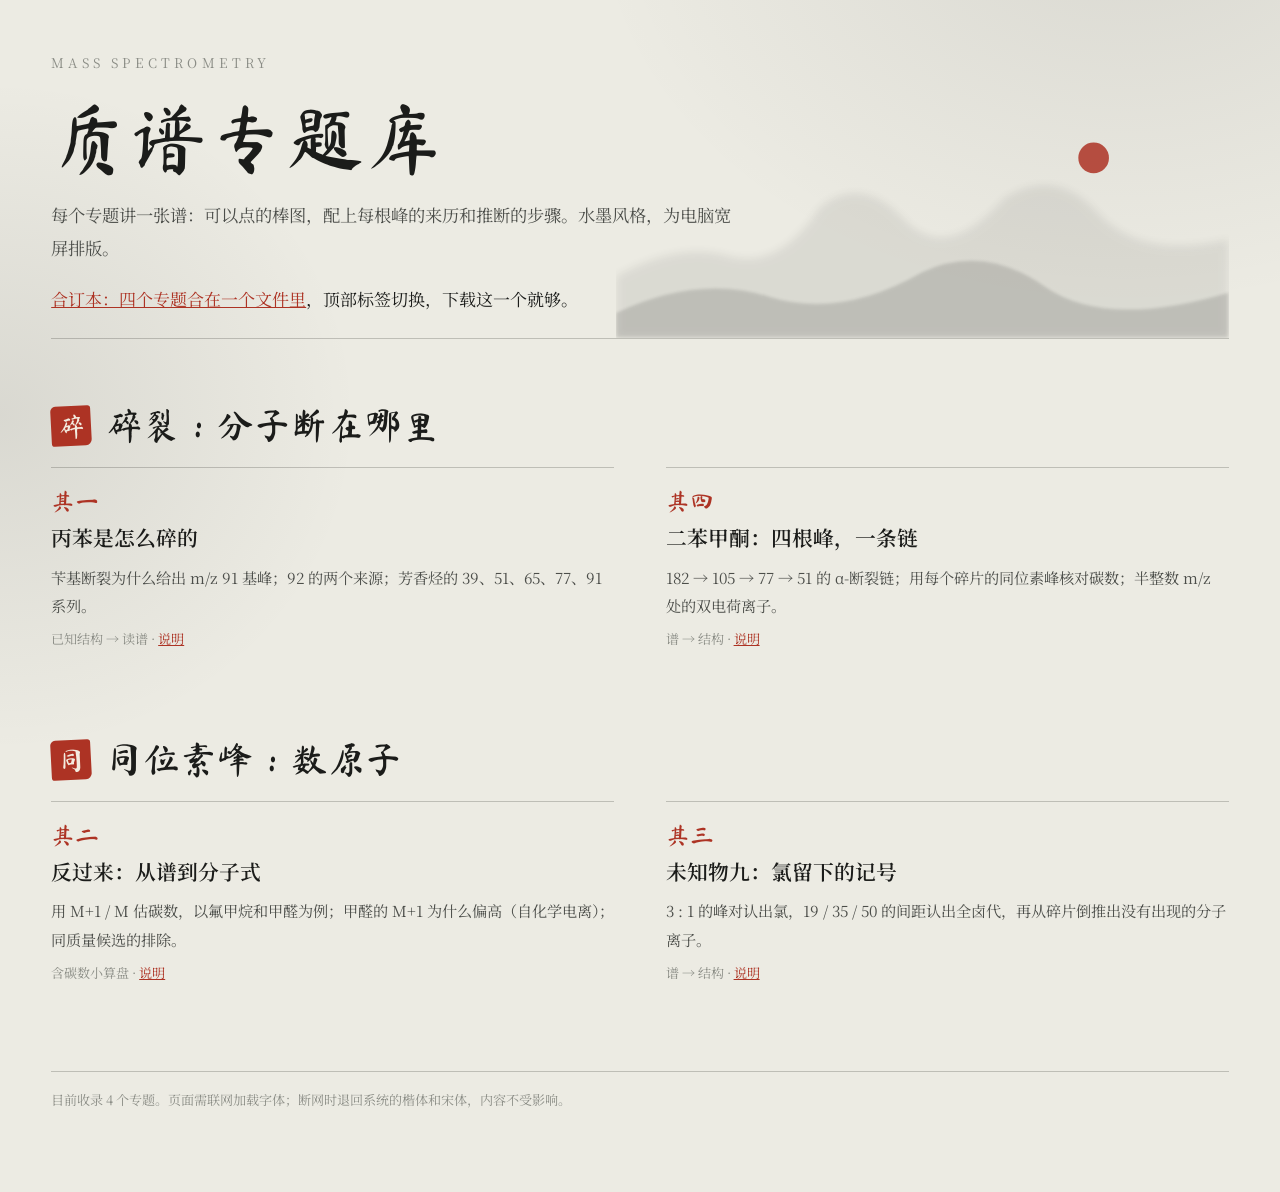
<file: index.html>
<!doctype html>
<html lang="zh-CN">
<head>
<meta charset="utf-8">
<meta name="viewport" content="width=device-width, initial-scale=1, viewport-fit=cover">
<meta name="description" content="质谱可视化专题库：水墨风格的交互讲解网页，按主题分类。">
<title>Mass Spectrometry · 质谱专题库</title>
<style data-inline="ink.css">
@import url("https://fonts.googleapis.com/css2?family=Ma+Shan+Zheng&family=Noto+Serif+SC:wght@400;600;900&display=swap");

/* 布局：横幅长卷。宽屏下谱图居左为主景，题跋（峰的解读）居右；窄屏退成单栏。 */
:root {
  --paper: #ecebe3;
  --paper-deep: #e1dfd4;
  --ink: #1b1c1a;
  --ink-soft: #4c4e4a;
  --ink-pale: #8b8d86;
  --wash: rgba(27, 28, 26, .09);
  --line: rgba(27, 28, 26, .22);
  --cinnabar: #ad3324;
  --seal-text: #f3ece0;
  --brush: "Ma Shan Zheng", "STKaiti", "KaiTi", "Kaiti SC", serif;
  --serif: "Noto Serif SC", "Songti SC", "STSong", "SimSun", serif;
  --math: "STIX Two Math", "Cambria Math", "Latin Modern Math", "Times New Roman", serif;
}
@media (prefers-color-scheme: dark) {
  :root {
    --paper: #141615; --paper-deep: #1c1f1d; --ink: #dddcd2;
    --ink-soft: #b1b1a7; --ink-pale: #7d7f78; --wash: rgba(221, 220, 210, .08);
    --line: rgba(221, 220, 210, .24); --cinnabar: #d9583f;
    --seal-text: #1a1412; color-scheme: dark;
  }
}

* { box-sizing: border-box; }
[hidden] { display: none !important; }
body {
  margin: 0;
  background:
    radial-gradient(ellipse 60% 36rem at 88% -6rem, var(--wash), transparent 70%),
    radial-gradient(ellipse 40% 30rem at 0% 26rem, var(--wash), transparent 70%),
    var(--paper);
  color: var(--ink);
  font: 17px/1.9 var(--serif);
}
.scroll {
  max-width: 1480px;
  margin-inline: auto;
  padding-inline: clamp(16px, 4vw, 64px);
  padding-block: clamp(1.6rem, 4vw, 3.2rem) 5rem;
  display: flex; flex-direction: column;
  gap: clamp(2.6rem, 5vw, 4.2rem);
}
section, header { display: flex; flex-direction: column; gap: 1.15rem; min-width: 0; }
p { margin: 0; max-width: 44em; }
a { color: var(--cinnabar); }
sub, sup { font-size: .68em; line-height: 0; font-family: var(--math); }
.chem { font-family: var(--math); white-space: nowrap; }
strong { font-weight: 600; }
.red { color: var(--cinnabar); }
.num { font-variant-numeric: tabular-nums; }

/* 卷首 */
header.top { position: relative; padding-bottom: 1.4rem; border-bottom: 1px solid var(--line); }
header.top > * { position: relative; z-index: 1; }
header.top > svg.hills {
  position: absolute; z-index: 0; right: 0; bottom: 0;
  width: min(52%, 640px); height: auto; pointer-events: none;
}
.hills .far { fill: var(--ink); opacity: .08; }
.hills .near { fill: var(--ink); opacity: .14; }
.hills .sun { fill: var(--cinnabar); opacity: .85; }
.crumbs { font-size: .84rem; color: var(--ink-pale); display: flex; gap: .6rem; flex-wrap: wrap; }
.crumbs a { color: var(--ink-soft); text-decoration: none; border-bottom: 1px solid var(--line); }
.crumbs a:hover { color: var(--cinnabar); }
.eyebrow { font-size: .82rem; letter-spacing: .32em; color: var(--ink-pale); }
h1 {
  font-family: var(--brush); font-weight: 400;
  font-size: clamp(2.6rem, 6vw, 4.8rem); line-height: 1.12;
  margin: 0; letter-spacing: .02em; text-wrap: balance;
}
.lede { font-size: 1.08rem; color: var(--ink-soft); max-width: 40em; }

/* 章节题签：朱印 + 行楷 */
.head { display: flex; align-items: center; gap: .9rem; }
.seal {
  flex: none; width: 2.5rem; height: 2.5rem;
  display: grid; place-items: center;
  background: var(--cinnabar); color: var(--seal-text);
  font-family: var(--brush); font-size: 1.65rem; line-height: 1;
  border-radius: 5px 3px 6px 3px; transform: rotate(-3deg);
}
h2 { font-family: var(--brush); font-weight: 400; font-size: clamp(1.7rem, 3vw, 2.3rem); line-height: 1.25; margin: 0; }
h3 { font-size: 1.02rem; font-weight: 600; margin: 0; letter-spacing: .06em; }
h4 { font-size: .78rem; font-weight: 400; letter-spacing: .2em; color: var(--ink-pale); margin: .5rem 0 0; }

/* 主景：谱图 + 题跋 */
.stage {
  display: grid;
  grid-template-columns: minmax(0, 1.75fr) minmax(300px, 1fr);
  gap: 1.2rem clamp(1.5rem, 3vw, 3rem);
  align-items: start;
}
.plot { display: flex; flex-direction: column; gap: .7rem; min-width: 0; }
.plot-bar { display: flex; flex-wrap: wrap; gap: .5rem 1rem; align-items: center; justify-content: space-between; }
.plot-title { font-size: .9rem; color: var(--ink-soft); }
.spec svg { display: block; width: 100%; height: auto; overflow: visible; }
.spec text { font-family: var(--serif); fill: var(--ink-soft); font-size: 13px; font-variant-numeric: tabular-nums; }
.spec .axis { stroke: var(--ink); stroke-width: 2.4; stroke-linecap: round; fill: none; }
.spec .tick { stroke: var(--ink-soft); stroke-width: 1; }
.spec .grid { stroke: var(--line); stroke-width: 1; stroke-dasharray: 2 6; }
.spec .axis-name { fill: var(--ink-pale); font-size: 12px; letter-spacing: .12em; }
.spec .stick { fill: var(--ink); }
.spec .stick.clipped { opacity: .5; }
.spec .stick.on { fill: var(--cinnabar); opacity: 1; }
.spec .stick.kin { fill: var(--ink); }
.spec .ghost { stroke: var(--ink-pale); stroke-width: 1.6; stroke-dasharray: 4 5; fill: none; }
.spec .ghost.on { stroke: var(--cinnabar); }
.spec .bleed { fill: var(--ink); opacity: .13; }
.spec .halo { fill: var(--cinnabar); opacity: .2; }
.spec .lab { fill: var(--ink); font-size: 14px; font-weight: 600; text-anchor: middle; }
.spec .lab.on { fill: var(--cinnabar); }
.spec .hov { fill: var(--ink); font-size: 12.5px; text-anchor: middle; paint-order: stroke; stroke: var(--paper); stroke-width: 5px; stroke-linejoin: round; }
.spec .arc { fill: none; stroke-width: 1.5; stroke-linecap: round; }
.spec .arc.in { stroke: var(--cinnabar); }
.spec .arc.out { stroke: var(--ink-soft); stroke-dasharray: 5 5; }
.spec .arc-t { font-family: var(--math); font-size: 14px; text-anchor: middle; paint-order: stroke; stroke: var(--paper); stroke-width: 5px; stroke-linejoin: round; }
.spec .arc-t.in { fill: var(--cinnabar); }
.spec .arc-t.out { fill: var(--ink-soft); }
.spec .mk-in { fill: var(--cinnabar); }
.spec .mk-out { fill: var(--ink-soft); }
.spec .hit { fill: transparent; cursor: pointer; }

.chips { display: flex; flex-wrap: wrap; gap: .4rem; }
.chips button, .toggle, .node {
  font: inherit; font-size: .9rem; line-height: 1.2; font-variant-numeric: tabular-nums;
  color: var(--ink); background: transparent;
  border: 1px solid var(--line); border-radius: 999px;
  padding: .36rem .8rem; cursor: pointer;
}
.chips button:hover, .toggle:hover, .node:hover { border-color: var(--ink); }
.chips button[aria-pressed="true"], .toggle[aria-pressed="true"] { background: var(--ink); color: var(--paper); border-color: var(--ink); }
button:focus-visible, input:focus-visible, a:focus-visible { outline: 2px solid var(--cinnabar); outline-offset: 3px; }
.hint { font-size: .84rem; color: var(--ink-pale); }

/* 题跋：选中峰的解读 */
.panel {
  display: flex; flex-direction: column; gap: .55rem;
  border-left: 2px solid var(--ink);
  padding: .3rem 0 .6rem 1.4rem;
  min-height: 22rem;
}
.p-mz { display: flex; align-items: baseline; gap: .6rem; flex-wrap: wrap; }
.p-mz b { font-family: var(--brush); font-weight: 400; font-size: 4.2rem; line-height: 1; color: var(--cinnabar); }
.p-mz span { font-size: .84rem; color: var(--ink-pale); letter-spacing: .1em; }
.p-ion { font-family: var(--math); font-size: 1.7rem; line-height: 1.3; }
.p-name { color: var(--ink-soft); font-weight: 600; }
.panel p { font-size: .96rem; max-width: none; }
.p-links { display: flex; flex-direction: column; gap: .45rem; }
.p-links div { display: flex; flex-direction: column; gap: .15rem; }
.p-links button {
  align-self: flex-start; font: inherit; font-size: .92rem; color: var(--ink);
  background: var(--wash); border: 0; border-radius: 4px; padding: .2rem .6rem; cursor: pointer;
  font-variant-numeric: tabular-nums;
}
.p-links button:hover { color: var(--cinnabar); }
.p-links button em { font-style: normal; color: var(--cinnabar); margin-left: .5em; }
.p-links small { font-size: .86rem; color: var(--ink-soft); line-height: 1.7; }

/* 卡片栅格 */
.cards { display: grid; grid-template-columns: repeat(auto-fit, minmax(300px, 1fr)); gap: 1.8rem clamp(1.5rem, 3vw, 3rem); }
.card { display: flex; flex-direction: column; gap: .6rem; border-top: 2px solid var(--ink); padding-top: .9rem; min-width: 0; }
.card p, .card li { font-size: .96rem; }
.card ul { margin: 0; padding-left: 1.2em; display: flex; flex-direction: column; gap: .3rem; }
.two { display: grid; grid-template-columns: repeat(auto-fit, minmax(380px, 1fr)); gap: 1.8rem clamp(1.5rem, 3vw, 3rem); align-items: start; }
.two > div { display: flex; flex-direction: column; gap: .9rem; min-width: 0; }

.steps { margin: 0; padding: 0; list-style: none; counter-reset: s; display: flex; flex-direction: column; gap: .7rem; max-width: 46em; }
.steps li { counter-increment: s; display: grid; grid-template-columns: 2.2rem minmax(0, 1fr); gap: .4rem; font-size: .98rem; }
.steps li::before { content: counter(s, cjk-ideographic); font-family: var(--brush); font-size: 1.5rem; line-height: 1.25; color: var(--cinnabar); }

/* 碎裂路径 */
.flows { display: flex; flex-direction: column; gap: .9rem; }
.flow { display: flex; flex-wrap: wrap; align-items: center; gap: .5rem .6rem; }
.flow .tag { font-size: .84rem; color: var(--ink-pale); width: 7.5em; flex: none; }
.node { border-radius: 6px 3px 7px 3px; border-color: var(--ink); padding: .3rem .7rem; font-weight: 600; font-size: 1rem; }
.node small { font-weight: 400; font-size: .78rem; color: var(--ink-soft); margin-left: .45em; font-family: var(--math); }
.node:hover { color: var(--cinnabar); border-color: var(--cinnabar); }
.arrow { font-size: .82rem; color: var(--ink-soft); white-space: nowrap; }
.arrow::after { content: " ⟶"; color: var(--ink-pale); }

/* 式子与表 */
.eq { font-family: var(--math); font-size: 1.18rem; line-height: 1.5; padding: .5rem 0; overflow-x: auto; white-space: nowrap; }
.frac { display: inline-flex; flex-direction: column; vertical-align: middle; text-align: center; line-height: 1.35; margin: 0 .2em; }
.frac > span:first-child { border-bottom: 1px solid currentColor; padding: 0 .4em; }
.frac > span:last-child { padding: 0 .4em; }
.boxed {
  border: 2px solid var(--ink); border-radius: 14px 5px 16px 6px / 6px 15px 5px 14px;
  padding: .7rem 1.1rem; background: var(--wash); align-self: flex-start; max-width: 100%;
}
.tbl-wrap { overflow-x: auto; }
table { border-collapse: collapse; font-size: .92rem; font-variant-numeric: tabular-nums; }
th, td { text-align: left; padding: .3rem 1.1rem .3rem 0; border-bottom: 1px solid var(--line); white-space: nowrap; }
th { font-weight: 400; font-size: .78rem; letter-spacing: .12em; color: var(--ink-pale); }
td.r, th.r { text-align: right; }
.peak-table { column-width: 15rem; column-gap: 2.5rem; }
.peak-table table { width: 100%; break-inside: auto; }
.peak-table tr { break-inside: avoid; }
.peak-table td button { font: inherit; color: var(--ink); background: none; border: 0; padding: 0; cursor: pointer; border-bottom: 1px solid var(--line); font-weight: 600; }
.peak-table td button:hover { color: var(--cinnabar); }
.peak-table td.ion { font-family: var(--math); color: var(--ink-soft); }
details summary { cursor: pointer; font-size: .9rem; color: var(--ink-soft); }
details[open] summary { margin-bottom: .8rem; }

/* 碳数小算盘 */
.calc { display: flex; flex-wrap: wrap; gap: .8rem 1.4rem; align-items: flex-end; }
.calc label { display: flex; flex-direction: column; gap: .2rem; font-size: .78rem; letter-spacing: .1em; color: var(--ink-pale); }
.calc input {
  font: inherit; font-size: 1.05rem; width: 7rem; color: var(--ink);
  background: transparent; border: 0; border-bottom: 2px solid var(--ink); padding: .1rem .2rem; border-radius: 0;
}
.calc output { font-size: 1.05rem; }
.calc output b { font-family: var(--brush); font-weight: 400; font-size: 2rem; color: var(--cinnabar); line-height: 1; }

/* 结构小画 */
.mol svg { display: block; width: 100%; max-width: 21rem; height: auto; }
.mol .bond { stroke: var(--ink); stroke-width: 2.2; stroke-linecap: round; fill: none; }
.mol .cut { stroke: var(--cinnabar); stroke-width: 2; stroke-linecap: round; fill: none; }
.mol text { font-family: var(--serif); font-size: 13px; fill: var(--ink); }
.mol text.c { fill: var(--cinnabar); font-weight: 600; }
.formula { font-family: var(--math); font-size: 1.9rem; line-height: 1.4; }
.formula .cut { color: var(--cinnabar); margin: 0 .12em; }

/* 同位素小柱 */
.iso { display: flex; gap: 2rem; flex-wrap: wrap; align-items: flex-end; }
.iso figure { margin: 0; display: flex; flex-direction: column; gap: .3rem; align-items: center; }
.iso .bars { display: flex; gap: 7px; align-items: flex-end; height: 84px; border-bottom: 2px solid var(--ink); padding: 0 6px; }
.iso .bars i { width: 7px; background: var(--ink); border-radius: 3px 3px 0 0; }
.iso figcaption { font-size: .8rem; color: var(--ink-soft); text-align: center; line-height: 1.5; }

footer { font-size: .82rem; color: var(--ink-pale); border-top: 1px solid var(--line); padding-top: 1rem; }
footer p { max-width: 60em; }

/* 合订本：顶部标签 */
.tabs {
  position: sticky; top: 0; z-index: 10;
  display: flex; flex-wrap: wrap; align-items: center; gap: .3rem 1.6rem;
  padding: .55rem clamp(16px, 4vw, 64px);
  background: var(--paper); border-bottom: 1px solid var(--line);
}
.tabs .brand { font-family: var(--brush); font-size: 1.5rem; line-height: 1; margin-right: auto; }
.tabs button {
  font: inherit; font-size: .95rem; color: var(--ink-soft); background: none; cursor: pointer;
  border: 0; border-bottom: 2px solid transparent; padding: .35rem .1rem; display: flex; align-items: baseline; gap: .5rem;
}
.tabs button i { font-family: var(--brush); font-style: normal; font-size: 1.15rem; color: var(--ink-pale); }
.tabs button:hover { color: var(--ink); }
.tabs button[aria-selected="true"] { color: var(--ink); font-weight: 600; border-bottom-color: var(--cinnabar); }
.tabs button[aria-selected="true"] i { color: var(--cinnabar); }

/* 目录页 */
.topic-grid { display: grid; grid-template-columns: repeat(auto-fit, minmax(340px, 1fr)); gap: 0 clamp(2rem, 4vw, 4rem); }
.topic { display: flex; flex-direction: column; gap: .35rem; padding-block: 1.3rem; border-top: 1px solid var(--line); }
.topic .no { font-family: var(--brush); font-size: 1.5rem; color: var(--cinnabar); line-height: 1; }
.topic a.title { color: var(--ink); font-size: 1.3rem; font-weight: 600; text-decoration: none; }
.topic a.title:hover { color: var(--cinnabar); }
.topic p { color: var(--ink-soft); font-size: .95rem; }
.topic .meta { font-size: .82rem; color: var(--ink-pale); }

@media (max-width: 980px) {
  .stage { grid-template-columns: minmax(0, 1fr); }
  .panel { min-height: 0; }
  .two { grid-template-columns: minmax(0, 1fr); }
  header.top > svg.hills { width: 70%; opacity: .7; }
  .flow .tag { width: 100%; }
}
</style>
</head>
<body>
<div class="scroll">
  <header class="top">
    <div class="eyebrow">MASS SPECTROMETRY</div>
    <h1>质谱专题库</h1>
    <p class="lede">每个专题讲一张谱：可以点的棒图，配上每根峰的来历和推断的步骤。水墨风格，为电脑宽屏排版。</p>
    <p><a href="all-in-one.html">合订本：四个专题合在一个文件里</a>，顶部标签切换，下载这一个就够。</p>
  </header>

  <section aria-labelledby="g-frag">
    <div class="head"><span class="seal" aria-hidden="true">碎</span><h2 id="g-frag">碎裂：分子断在哪里</h2></div>
    <div class="topic-grid">
      <div class="topic">
        <span class="no">其一</span>
        <a class="title" href="topics/propylbenzene-fragmentation/index.html">丙苯是怎么碎的</a>
        <p>苄基断裂为什么给出 m/z 91 基峰；92 的两个来源；芳香烃的 39、51、65、77、91 系列。</p>
        <span class="meta">已知结构 → 读谱 · <a href="topics/propylbenzene-fragmentation/README.md">说明</a></span>
      </div>
      <div class="topic">
        <span class="no">其四</span>
        <a class="title" href="topics/benzophenone/index.html">二苯甲酮：四根峰，一条链</a>
        <p>182 → 105 → 77 → 51 的 α-断裂链；用每个碎片的同位素峰核对碳数；半整数 m/z 处的双电荷离子。</p>
        <span class="meta">谱 → 结构 · <a href="topics/benzophenone/README.md">说明</a></span>
      </div>
    </div>
  </section>

  <section aria-labelledby="g-iso">
    <div class="head"><span class="seal" aria-hidden="true">同</span><h2 id="g-iso">同位素峰：数原子</h2></div>
    <div class="topic-grid">
      <div class="topic">
        <span class="no">其二</span>
        <a class="title" href="topics/formula-from-spectrum/index.html">反过来：从谱到分子式</a>
        <p>用 M+1 / M 估碳数，以氟甲烷和甲醛为例；甲醛的 M+1 为什么偏高（自化学电离）；同质量候选的排除。</p>
        <span class="meta">含碳数小算盘 · <a href="topics/formula-from-spectrum/README.md">说明</a></span>
      </div>
      <div class="topic">
        <span class="no">其三</span>
        <a class="title" href="topics/chlorine-isotope-unknown/index.html">未知物九：氯留下的记号</a>
        <p>3 : 1 的峰对认出氯，19 / 35 / 50 的间距认出全卤代，再从碎片倒推出没有出现的分子离子。</p>
        <span class="meta">谱 → 结构 · <a href="topics/chlorine-isotope-unknown/README.md">说明</a></span>
      </div>
    </div>
  </section>

  <footer><p>目前收录 4 个专题。页面需联网加载字体；断网时退回系统的楷体和宋体，内容不受影响。</p></footer>
</div>
<script data-inline="spectrum.js">
/* 水墨质谱图：棒图、选峰题跋、丢失弧线、弱峰放大、碳数小算盘。无依赖。 */
(function () {
  const NS = 'http://www.w3.org/2000/svg';
  const registry = {};
  let uid = 0;

  function svg(tag, attrs, parent) {
    const e = document.createElementNS(NS, tag);
    for (const k in attrs) e.setAttribute(k, attrs[k]);
    if (parent) parent.appendChild(e);
    return e;
  }

  // 'C7H7^+' → C<sub>7</sub>H<sub>7</sub><sup>+</sup>；'{13}C' → <sup>13</sup>C
  function f(s) {
    return '<span class="chem">' + String(s)
      .replace(/\{(\d+)\}/g, '<sup>$1</sup>')
      .replace(/([A-Za-z)\]])(\d+)/g, '$1<sub>$2</sub>')
      .replace(/\^(\S+)/g, '<sup>$1</sup>') + '</span>';
  }
  // 正文里的 Unicode 上下标换成真正的 sub / sup，避免中文字体把它们撑宽
  const SUB = '₀₁₂₃₄₅₆₇₈₉', SUP = '⁰¹²³⁴⁵⁶⁷⁸⁹⁺⁻', SUPV = '0123456789+−';
  function uni(s) {
    return String(s)
      .replace(/[₀-₉]+/g, (t) => '<sub>' + [...t].map((c) => SUB.indexOf(c)).join('') + '</sub>')
      .replace(/[⁰¹²³⁴-⁹⁺⁻]+•?/g, (t) => '<sup>' + [...t].map((c) => (c === '•' ? c : SUPV[SUP.indexOf(c)])).join('') + '</sup>')
      .replace(/•(?![^<]*<\/sup>)/g, '<span class="chem">•</span>');
  }
  // SVG 文字里的化学式：字母后的数字降为下标
  function svgChem(t, s) {
    String(s).split(/(?<=[A-Za-z])(\d+)/).forEach((part, i) => {
      if (!part) return;
      const ts = svg('tspan', i % 2 ? { 'font-size': '9.5', dy: 3 } : (i ? { dy: -3 } : {}), t);
      ts.textContent = part;
    });
  }
  const num = (v) => String(v);

  function mount(cfg) {
    const host = document.querySelector(cfg.el);
    const panel = document.querySelector(cfg.panel);
    const chips = cfg.chips ? document.querySelector(cfg.chips) : null;
    const table = cfg.table ? document.querySelector(cfg.table) : null;
    const zoomBtn = cfg.zoom ? document.querySelector(cfg.zoom) : null;
    const id = ++uid;
    const W = 1000, H = cfg.height || 480;
    const m = { l: 58, r: 20, t: 104, b: 46 };
    const [x0, x1] = cfg.range;
    const peaks = cfg.peaks.slice().sort((a, b) => a.mz - b.mz);
    const links = cfg.links || [];
    const byMz = {};
    peaks.forEach((p) => { byMz[p.mz] = p; });
    const base = H - m.b;
    const unit = (W - m.l - m.r) / (x1 - x0);
    const X = (mz) => m.l + (mz - x0) * unit;
    let ymax = 100, current = null;
    let root, arcLayer, haloLayer, hov;

    const Y = (I) => base - (Math.min(I, ymax) / ymax) * (base - m.t);
    const top = (p) => (p.ghost ? Y(ymax * 0.16) : Math.min(Y(p.I), base - 1.5));

    function draw() {
      host.innerHTML = '';
      root = svg('svg', { viewBox: `0 0 ${W} ${H}`, role: 'img', 'aria-label': cfg.title || '质谱图' }, host);
      const defs = svg('defs', {}, root);
      const rough = svg('filter', { id: `rough${id}`, filterUnits: 'userSpaceOnUse', x: 0, y: 0, width: W, height: H }, defs);
      svg('feTurbulence', { type: 'fractalNoise', baseFrequency: '0.04 0.16', numOctaves: 2, seed: 4 + id, result: 'n' }, rough);
      svg('feDisplacementMap', { in: 'SourceGraphic', in2: 'n', scale: 3, xChannelSelector: 'R', yChannelSelector: 'G' }, rough);
      const blur = svg('filter', { id: `blur${id}`, filterUnits: 'userSpaceOnUse', x: 0, y: 0, width: W, height: H }, defs);
      svg('feGaussianBlur', { stdDeviation: 7 }, blur);
      ['in', 'out'].forEach((k) => {
        const mk = svg('marker', { id: `mk-${k}${id}`, viewBox: '0 0 10 10', refX: 8, refY: 5, markerWidth: 7, markerHeight: 7, orient: 'auto-start-reverse' }, defs);
        svg('path', { d: 'M0 1 L9 5 L0 9 Z', class: `mk-${k}` }, mk);
      });

      // 纵轴刻度
      [0.5, 1].forEach((t) => {
        const y = Y(ymax * t);
        svg('line', { x1: m.l, x2: W - m.r, y1: y, y2: y, class: 'grid' }, root);
        svg('text', { x: m.l - 10, y: y + 4, 'text-anchor': 'end' }, root).textContent = num(ymax * t);
      });
      svg('text', { x: m.l - 10, y: base + 4, 'text-anchor': 'end' }, root).textContent = '0';
      const yn = svg('text', { x: 16, y: (base + m.t) / 2, class: 'axis-name', 'text-anchor': 'middle', transform: `rotate(-90 16 ${(base + m.t) / 2})` }, root);
      yn.textContent = ymax === 100 ? '相对强度' : `相对强度 · 放大 ${100 / ymax} 倍`;

      // 墨晕
      const bleed = svg('g', { filter: `url(#blur${id})` }, root);
      peaks.forEach((p) => {
        if (p.ghost || p.I < 20) return;
        svg('ellipse', { cx: X(p.mz), cy: base - 4, rx: 10 + p.I * 0.16, ry: 5 + p.I * 0.1, class: 'bleed' }, bleed);
      });
      haloLayer = svg('g', { filter: `url(#blur${id})` }, root);

      // 横轴
      const step = cfg.tick || 10;
      for (let v = Math.ceil(x0 / step) * step; v <= x1; v += step) {
        svg('line', { x1: X(v), x2: X(v), y1: base, y2: base + 7, class: 'tick' }, root);
        svg('text', { x: X(v), y: base + 24, 'text-anchor': 'middle' }, root).textContent = v;
      }
      if (cfg.minor) {
        for (let v = Math.ceil(x0 / cfg.minor) * cfg.minor; v <= x1; v += cfg.minor) {
          svg('line', { x1: X(v), x2: X(v), y1: base, y2: base + 3.5, class: 'tick' }, root);
        }
      }
      svg('text', { x: W - m.r, y: base + 42, 'text-anchor': 'end', class: 'axis-name' }, root).textContent = 'm/z';

      // 笔触
      const ink = svg('g', { filter: `url(#rough${id})` }, root);
      svg('path', { d: `M${m.l - 6} ${base} L${W - m.r + 6} ${base}`, class: 'axis' }, ink);
      svg('path', { d: `M${m.l} ${base} L${m.l} ${m.t - 14}`, class: 'axis', 'stroke-width': 1.6 }, ink);
      peaks.forEach((p) => {
        const x = X(p.mz), y = top(p);
        if (p.ghost) {
          p.node = svg('line', { x1: x, x2: x, y1: base, y2: y, class: 'ghost' }, root);
          return;
        }
        const w = 1.3 + 3 * Math.sqrt(Math.min(p.I, ymax) / ymax);
        p.node = svg('polygon', {
          points: `${x - w},${base} ${x - w * 0.4},${y} ${x + w * 0.4},${y} ${x + w},${base}`,
          class: 'stick' + (p.I > ymax ? ' clipped' : ''),
        }, ink);
      });

      // 峰标
      peaks.forEach((p) => {
        if (!p.lab) { p.text = null; return; }
        p.text = svg('text', { x: X(p.mz) + (p.dx || 0), y: top(p) - 9 + (p.dy || 0), class: 'lab' }, root);
        p.text.textContent = p.mz;
      });

      arcLayer = svg('g', {}, root);
      hov = svg('text', { class: 'hov', x: 0, y: 0 }, root);

      // 点击区：弱峰压在强峰之上
      const hw = Math.max(unit / 2, 4);
      peaks.slice().sort((a, b) => b.I - a.I).forEach((p) => {
        const r = svg('rect', { x: X(p.mz) - hw, y: m.t - 20, width: hw * 2, height: base - m.t + 20, class: 'hit' }, root);
        r.addEventListener('click', () => select(p.mz));
        r.addEventListener('mouseenter', () => {
          hov.textContent = p.ghost ? `m/z ${p.mz} · 未出现` : `m/z ${p.mz} · ${num(p.I)}`;
          const x = Math.min(Math.max(X(p.mz), m.l + 50), W - m.r - 50);
          hov.setAttribute('x', x);
          hov.setAttribute('y', Math.max(top(p) - 28, 14));
        });
        r.addEventListener('mouseleave', () => { hov.textContent = ''; });
      });
    }

    function arcs(mz) {
      arcLayer.innerHTML = '';
      // 同位素关系（+1、+2）紧挨着，只在题跋里列出，不画弧
      const rel = links.filter((l) => (l.to === mz || l.from === mz) && l.loss.indexOf('+') < 0);
      rel.forEach((l, k) => {
        const a = byMz[l.from], b = byMz[l.to];
        if (!a || !b) return;
        const kind = l.to === mz ? 'in' : 'out';
        const xa = X(a.mz), ya = top(a) - (a.lab ? 26 : 6), xb = X(b.mz), yb = top(b) - (b.lab ? 26 : 6);
        const cy = Math.max(Math.min(ya, yb) - 54 - k * 22, 40 + (k % 3) * 30 - (ya + yb) / 2);
        const cx = (xa + xb) / 2;
        svg('path', { d: `M${xa} ${ya} Q${cx} ${cy} ${xb} ${yb}`, class: `arc ${kind}`, 'marker-end': `url(#mk-${kind}${id})` }, arcLayer);
        const ty = (ya + yb) / 4 + cy / 2 - 6;
        const t = svg('text', { x: Math.min(Math.max(cx, m.l + 60), W - m.r - 60), y: ty, class: `arc-t ${kind}` }, arcLayer);
        svgChem(t, l.loss);
      });
    }

    function renderPanel(p) {
      const origin = links.filter((l) => l.to === p.mz);
      const fate = links.filter((l) => l.from === p.mz);
      const intensity = p.ghost ? '谱图中未出现' : `相对强度 ${num(p.I)}${p.I === 100 ? ' · 基峰' : ''}`;
      const row = (l, other) => `<div><button type="button" data-go="${other}">${l.from} → ${l.to}<em>${f(l.loss)}</em></button>${l.note ? `<small>${uni(l.note)}</small>` : ''}</div>`;
      panel.innerHTML =
        `<div class="p-mz"><b class="num">${p.mz}</b><span>m/z</span><span>${intensity}</span></div>` +
        (p.ion ? `<div class="p-ion">${f(p.ion)}</div>` : '') +
        (p.name ? `<div class="p-name">${uni(p.name)}</div>` : '') +
        (p.note ? `<p>${uni(p.note)}</p>` : '') +
        (origin.length ? `<h4>怎么来的</h4><div class="p-links">${origin.map((l) => row(l, l.from)).join('')}</div>` : '') +
        (fate.length ? `<h4>还会碎成</h4><div class="p-links">${fate.map((l) => row(l, l.to)).join('')}</div>` : '');
      panel.querySelectorAll('[data-go]').forEach((b) => b.addEventListener('click', () => select(+b.dataset.go)));
    }

    function select(mz) {
      const p = byMz[mz];
      if (!p) return;
      current = mz;
      const kin = new Set();
      links.forEach((l) => { if (l.to === mz) kin.add(l.from); if (l.from === mz) kin.add(l.to); });
      peaks.forEach((q) => {
        q.node.classList.toggle('on', q.mz === mz);
        if (q.text) q.text.classList.toggle('on', q.mz === mz);
      });
      haloLayer.innerHTML = '';
      svg('circle', { cx: X(mz), cy: top(p), r: 20, class: 'halo' }, haloLayer);
      arcs(mz);
      renderPanel(p);
      if (chips) chips.querySelectorAll('button').forEach((b) => b.setAttribute('aria-pressed', String(+b.dataset.mz === mz)));
    }

    if (chips) {
      peaks.filter((p) => p.lab || p.chip).forEach((p) => {
        const b = document.createElement('button');
        b.type = 'button';
        b.dataset.mz = p.mz;
        b.textContent = p.mz;
        b.addEventListener('click', () => select(p.mz));
        chips.appendChild(b);
      });
    }
    if (table) {
      table.innerHTML = '<table><thead><tr><th>m/z</th><th class="r">相对强度</th><th>离子</th></tr></thead><tbody>' +
        peaks.filter((p) => !p.ghost).map((p) => `<tr><td><button type="button" data-mz="${p.mz}">${p.mz}</button></td><td class="r">${num(p.I)}</td><td class="ion">${p.ion ? f(p.ion) : ''}</td></tr>`).join('') +
        '</tbody></table>';
      table.querySelectorAll('button').forEach((b) => b.addEventListener('click', () => {
        select(+b.dataset.mz);
        host.scrollIntoView({ behavior: 'smooth', block: 'center' });
      }));
    }
    if (zoomBtn) {
      zoomBtn.addEventListener('click', () => {
        ymax = ymax === 100 ? (cfg.zoomTo || 10) : 100;
        zoomBtn.setAttribute('aria-pressed', String(ymax !== 100));
        draw();
        select(current);
      });
    }

    draw();
    select(cfg.start != null ? cfg.start : peaks[0].mz);
    registry[cfg.el] = { select };
    return registry[cfg.el];
  }

  // 由 M+1 / M 估碳数
  function carbonCalc(sel, init) {
    const box = document.querySelector(sel);
    box.classList.add('calc');
    box.innerHTML =
      `<label>M 峰强度<input type="number" step="any" min="0" value="${init.m}"></label>` +
      `<label>M+1 峰强度<input type="number" step="any" min="0" value="${init.m1}"></label>` +
      '<output></output>';
    const [a, b] = box.querySelectorAll('input');
    const out = box.querySelector('output');
    const run = () => {
      const M = +a.value, M1 = +b.value;
      if (!(M > 0) || !(M1 >= 0)) { out.textContent = '填两个正数'; return; }
      const n = (M1 / M) / 0.011;
      out.innerHTML = `碳数 ≈ ${n.toFixed(2)} → 最多 <b>${Math.round(n)}</b> 个碳`;
    };
    a.addEventListener('input', run);
    b.addEventListener('input', run);
    run();
  }

  function decorate() {
    document.querySelectorAll('header.top').forEach((head, i) => {
      const s = svg('svg', { viewBox: '0 0 600 220', class: 'hills', 'aria-hidden': 'true' });
      const d = svg('defs', {}, s);
      const b1 = svg('filter', { id: `hb1-${i}` }, d); svg('feGaussianBlur', { stdDeviation: 4 }, b1);
      const b2 = svg('filter', { id: `hb2-${i}` }, d); svg('feGaussianBlur', { stdDeviation: 1.6 }, b2);
      svg('circle', { cx: 468, cy: 44, r: 15, class: 'sun' }, s);
      svg('path', { d: 'M0 220 L0 160 Q60 126 110 140 T200 92 Q240 60 282 104 T380 84 Q430 52 472 98 T600 124 L600 220Z', class: 'far', filter: `url(#hb1-${i})` }, s);
      svg('path', { d: 'M0 220 L0 196 Q80 158 150 180 T300 156 Q360 128 420 170 T600 176 L600 220Z', class: 'near', filter: `url(#hb2-${i})` }, s);
      head.insertBefore(s, head.firstChild);
    });
    document.querySelectorAll('[data-f]').forEach((e) => { e.innerHTML = f(e.textContent); });
    document.querySelectorAll('[data-sel]').forEach((e) => {
      e.addEventListener('click', () => {
        const inst = registry[e.dataset.spec || '#spec'];
        if (!inst) return;
        inst.select(+e.dataset.sel);
        document.querySelector(e.dataset.spec || '#spec').scrollIntoView({ behavior: 'smooth', block: 'center' });
      });
    });
  }

  window.InkSpectrum = { mount, carbonCalc, decorate, f };
})();
</script>
<script>InkSpectrum.decorate();</script>
</body>
</html>
</file>
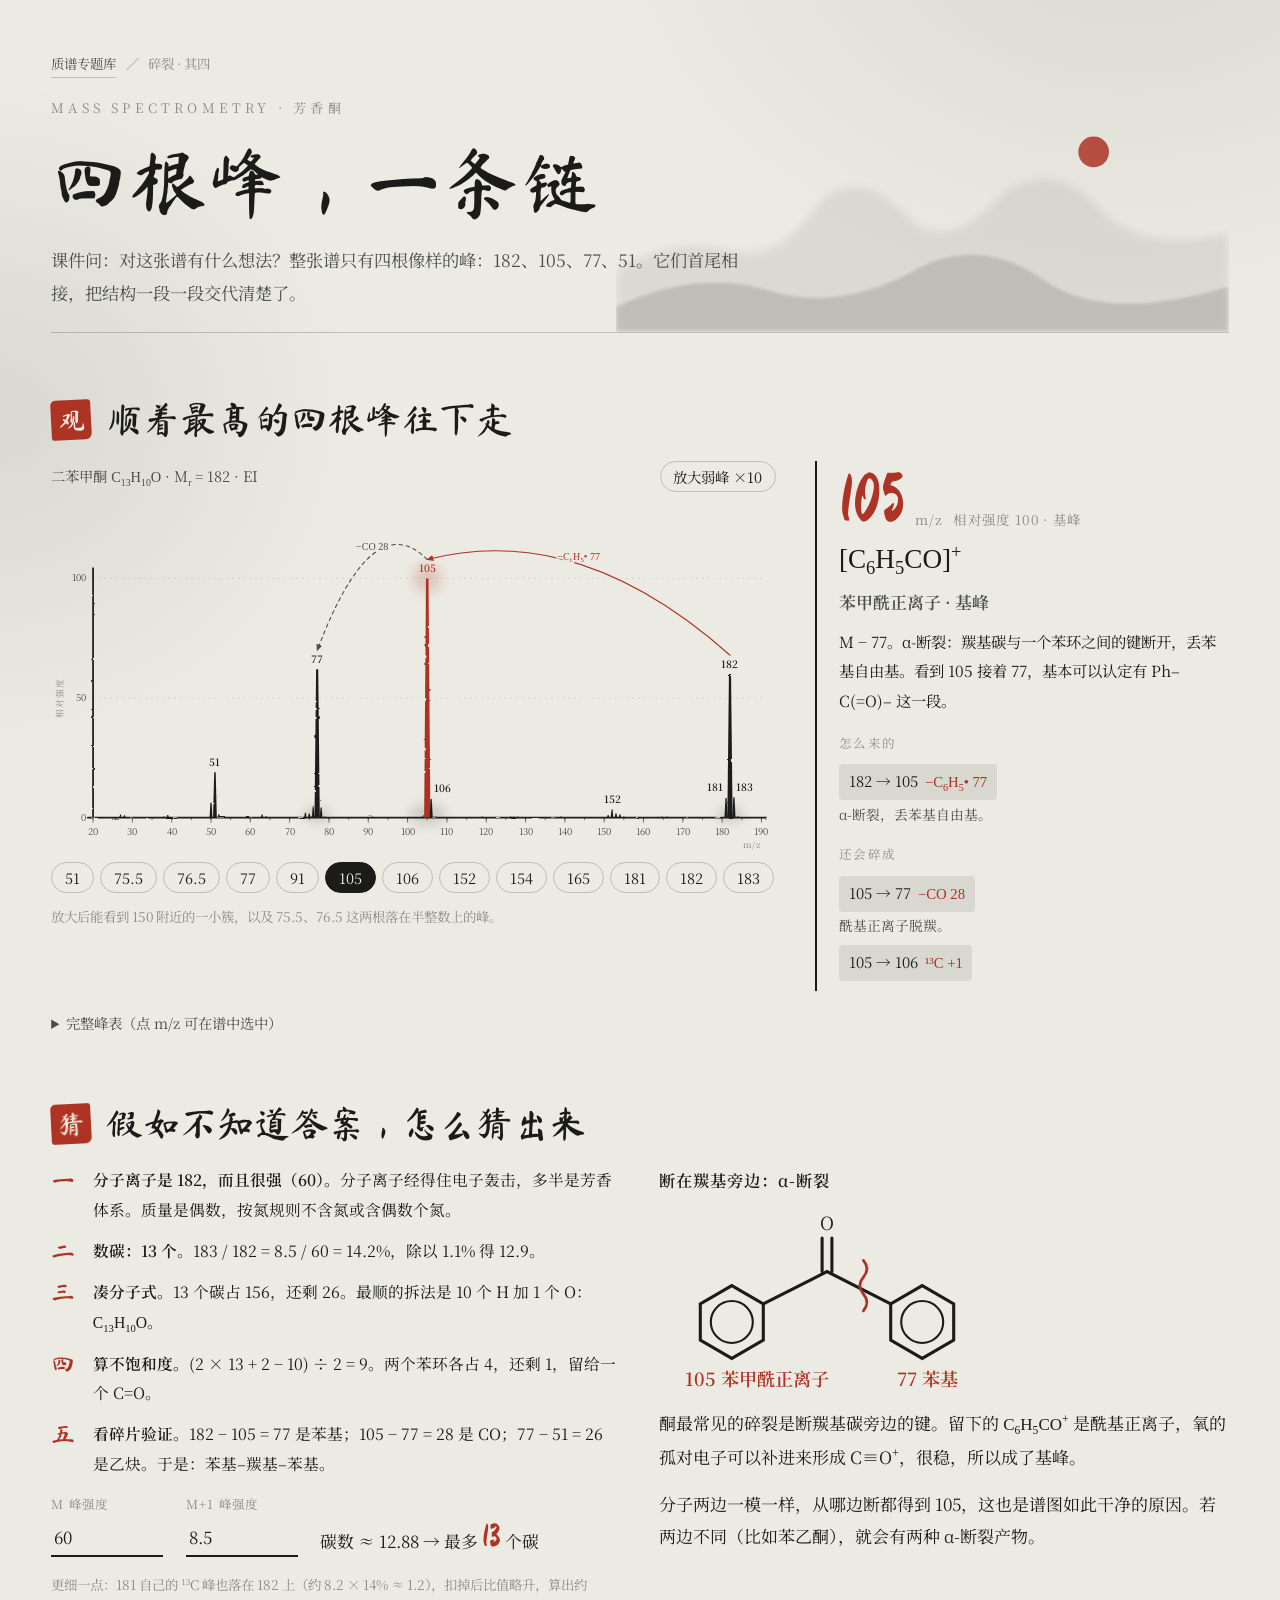
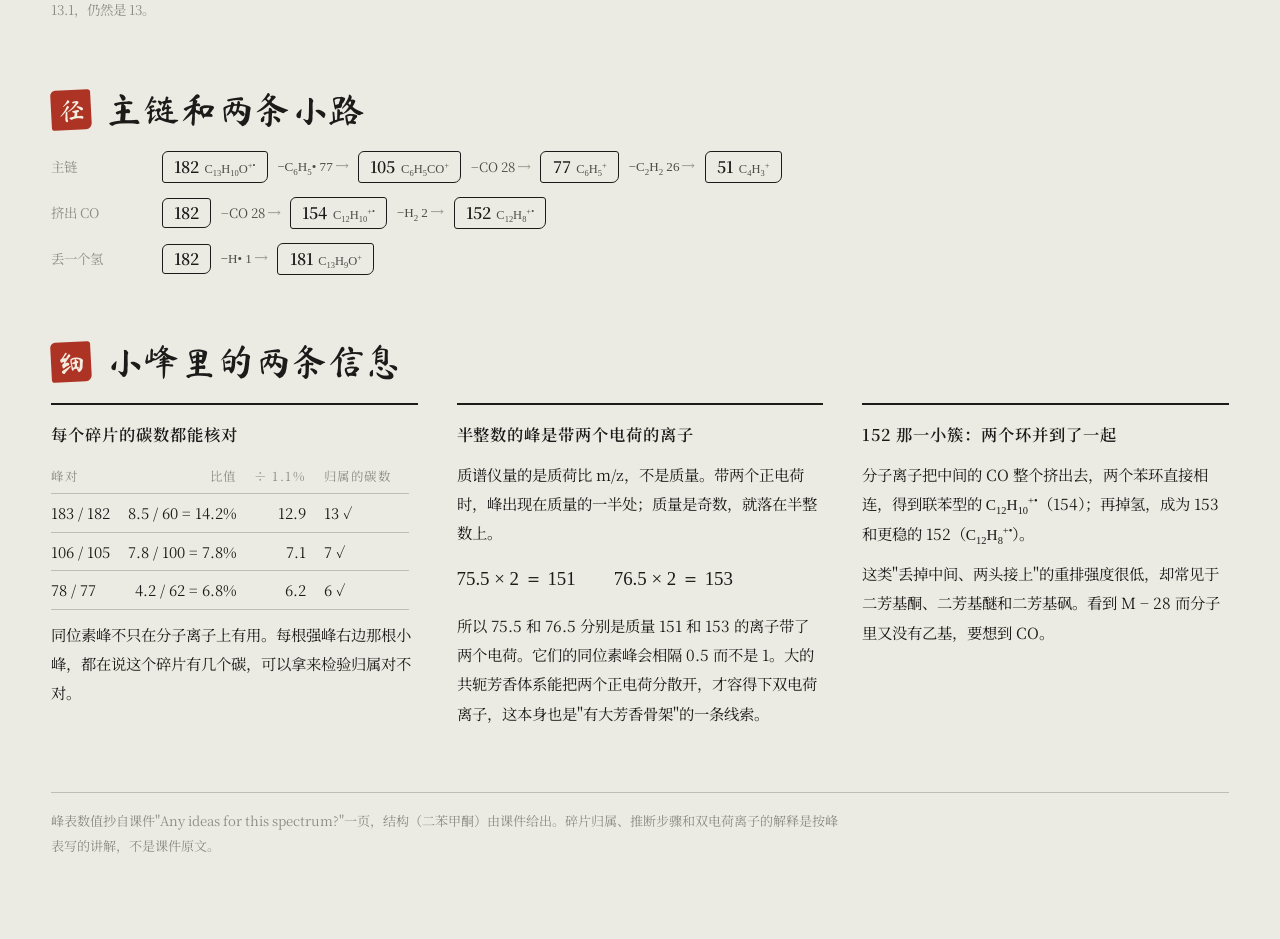
<file: topics/benzophenone/index.html>
<!doctype html>
<html lang="zh-CN">
<head>
<meta charset="utf-8">
<meta name="viewport" content="width=device-width, initial-scale=1, viewport-fit=cover">
<meta name="description" content="水墨风格讲解：二苯甲酮的电子轰击质谱。从 182 → 105 → 77 → 51 的碎裂链、同位素峰数碳，到半整数 m/z 处的双电荷离子。">
<title>二苯甲酮：四根峰一条链 · 质谱专题库</title>
<style data-inline="ink.css">
@import url("https://fonts.googleapis.com/css2?family=Ma+Shan+Zheng&family=Noto+Serif+SC:wght@400;600;900&display=swap");

/* 布局：横幅长卷。宽屏下谱图居左为主景，题跋（峰的解读）居右；窄屏退成单栏。 */
:root {
  --paper: #ecebe3;
  --paper-deep: #e1dfd4;
  --ink: #1b1c1a;
  --ink-soft: #4c4e4a;
  --ink-pale: #8b8d86;
  --wash: rgba(27, 28, 26, .09);
  --line: rgba(27, 28, 26, .22);
  --cinnabar: #ad3324;
  --seal-text: #f3ece0;
  --brush: "Ma Shan Zheng", "STKaiti", "KaiTi", "Kaiti SC", serif;
  --serif: "Noto Serif SC", "Songti SC", "STSong", "SimSun", serif;
  --math: "STIX Two Math", "Cambria Math", "Latin Modern Math", "Times New Roman", serif;
}
@media (prefers-color-scheme: dark) {
  :root {
    --paper: #141615; --paper-deep: #1c1f1d; --ink: #dddcd2;
    --ink-soft: #b1b1a7; --ink-pale: #7d7f78; --wash: rgba(221, 220, 210, .08);
    --line: rgba(221, 220, 210, .24); --cinnabar: #d9583f;
    --seal-text: #1a1412; color-scheme: dark;
  }
}

* { box-sizing: border-box; }
[hidden] { display: none !important; }
body {
  margin: 0;
  background:
    radial-gradient(ellipse 60% 36rem at 88% -6rem, var(--wash), transparent 70%),
    radial-gradient(ellipse 40% 30rem at 0% 26rem, var(--wash), transparent 70%),
    var(--paper);
  color: var(--ink);
  font: 17px/1.9 var(--serif);
}
.scroll {
  max-width: 1480px;
  margin-inline: auto;
  padding-inline: clamp(16px, 4vw, 64px);
  padding-block: clamp(1.6rem, 4vw, 3.2rem) 5rem;
  display: flex; flex-direction: column;
  gap: clamp(2.6rem, 5vw, 4.2rem);
}
section, header { display: flex; flex-direction: column; gap: 1.15rem; min-width: 0; }
p { margin: 0; max-width: 44em; }
a { color: var(--cinnabar); }
sub, sup { font-size: .68em; line-height: 0; font-family: var(--math); }
.chem { font-family: var(--math); white-space: nowrap; }
strong { font-weight: 600; }
.red { color: var(--cinnabar); }
.num { font-variant-numeric: tabular-nums; }

/* 卷首 */
header.top { position: relative; padding-bottom: 1.4rem; border-bottom: 1px solid var(--line); }
header.top > * { position: relative; z-index: 1; }
header.top > svg.hills {
  position: absolute; z-index: 0; right: 0; bottom: 0;
  width: min(52%, 640px); height: auto; pointer-events: none;
}
.hills .far { fill: var(--ink); opacity: .08; }
.hills .near { fill: var(--ink); opacity: .14; }
.hills .sun { fill: var(--cinnabar); opacity: .85; }
.crumbs { font-size: .84rem; color: var(--ink-pale); display: flex; gap: .6rem; flex-wrap: wrap; }
.crumbs a { color: var(--ink-soft); text-decoration: none; border-bottom: 1px solid var(--line); }
.crumbs a:hover { color: var(--cinnabar); }
.eyebrow { font-size: .82rem; letter-spacing: .32em; color: var(--ink-pale); }
h1 {
  font-family: var(--brush); font-weight: 400;
  font-size: clamp(2.6rem, 6vw, 4.8rem); line-height: 1.12;
  margin: 0; letter-spacing: .02em; text-wrap: balance;
}
.lede { font-size: 1.08rem; color: var(--ink-soft); max-width: 40em; }

/* 章节题签：朱印 + 行楷 */
.head { display: flex; align-items: center; gap: .9rem; }
.seal {
  flex: none; width: 2.5rem; height: 2.5rem;
  display: grid; place-items: center;
  background: var(--cinnabar); color: var(--seal-text);
  font-family: var(--brush); font-size: 1.65rem; line-height: 1;
  border-radius: 5px 3px 6px 3px; transform: rotate(-3deg);
}
h2 { font-family: var(--brush); font-weight: 400; font-size: clamp(1.7rem, 3vw, 2.3rem); line-height: 1.25; margin: 0; }
h3 { font-size: 1.02rem; font-weight: 600; margin: 0; letter-spacing: .06em; }
h4 { font-size: .78rem; font-weight: 400; letter-spacing: .2em; color: var(--ink-pale); margin: .5rem 0 0; }

/* 主景：谱图 + 题跋 */
.stage {
  display: grid;
  grid-template-columns: minmax(0, 1.75fr) minmax(300px, 1fr);
  gap: 1.2rem clamp(1.5rem, 3vw, 3rem);
  align-items: start;
}
.plot { display: flex; flex-direction: column; gap: .7rem; min-width: 0; }
.plot-bar { display: flex; flex-wrap: wrap; gap: .5rem 1rem; align-items: center; justify-content: space-between; }
.plot-title { font-size: .9rem; color: var(--ink-soft); }
.spec svg { display: block; width: 100%; height: auto; overflow: visible; }
.spec text { font-family: var(--serif); fill: var(--ink-soft); font-size: 13px; font-variant-numeric: tabular-nums; }
.spec .axis { stroke: var(--ink); stroke-width: 2.4; stroke-linecap: round; fill: none; }
.spec .tick { stroke: var(--ink-soft); stroke-width: 1; }
.spec .grid { stroke: var(--line); stroke-width: 1; stroke-dasharray: 2 6; }
.spec .axis-name { fill: var(--ink-pale); font-size: 12px; letter-spacing: .12em; }
.spec .stick { fill: var(--ink); }
.spec .stick.clipped { opacity: .5; }
.spec .stick.on { fill: var(--cinnabar); opacity: 1; }
.spec .stick.kin { fill: var(--ink); }
.spec .ghost { stroke: var(--ink-pale); stroke-width: 1.6; stroke-dasharray: 4 5; fill: none; }
.spec .ghost.on { stroke: var(--cinnabar); }
.spec .bleed { fill: var(--ink); opacity: .13; }
.spec .halo { fill: var(--cinnabar); opacity: .2; }
.spec .lab { fill: var(--ink); font-size: 14px; font-weight: 600; text-anchor: middle; }
.spec .lab.on { fill: var(--cinnabar); }
.spec .hov { fill: var(--ink); font-size: 12.5px; text-anchor: middle; paint-order: stroke; stroke: var(--paper); stroke-width: 5px; stroke-linejoin: round; }
.spec .arc { fill: none; stroke-width: 1.5; stroke-linecap: round; }
.spec .arc.in { stroke: var(--cinnabar); }
.spec .arc.out { stroke: var(--ink-soft); stroke-dasharray: 5 5; }
.spec .arc-t { font-family: var(--math); font-size: 14px; text-anchor: middle; paint-order: stroke; stroke: var(--paper); stroke-width: 5px; stroke-linejoin: round; }
.spec .arc-t.in { fill: var(--cinnabar); }
.spec .arc-t.out { fill: var(--ink-soft); }
.spec .mk-in { fill: var(--cinnabar); }
.spec .mk-out { fill: var(--ink-soft); }
.spec .hit { fill: transparent; cursor: pointer; }

.chips { display: flex; flex-wrap: wrap; gap: .4rem; }
.chips button, .toggle, .node {
  font: inherit; font-size: .9rem; line-height: 1.2; font-variant-numeric: tabular-nums;
  color: var(--ink); background: transparent;
  border: 1px solid var(--line); border-radius: 999px;
  padding: .36rem .8rem; cursor: pointer;
}
.chips button:hover, .toggle:hover, .node:hover { border-color: var(--ink); }
.chips button[aria-pressed="true"], .toggle[aria-pressed="true"] { background: var(--ink); color: var(--paper); border-color: var(--ink); }
button:focus-visible, input:focus-visible, a:focus-visible { outline: 2px solid var(--cinnabar); outline-offset: 3px; }
.hint { font-size: .84rem; color: var(--ink-pale); }

/* 题跋：选中峰的解读 */
.panel {
  display: flex; flex-direction: column; gap: .55rem;
  border-left: 2px solid var(--ink);
  padding: .3rem 0 .6rem 1.4rem;
  min-height: 22rem;
}
.p-mz { display: flex; align-items: baseline; gap: .6rem; flex-wrap: wrap; }
.p-mz b { font-family: var(--brush); font-weight: 400; font-size: 4.2rem; line-height: 1; color: var(--cinnabar); }
.p-mz span { font-size: .84rem; color: var(--ink-pale); letter-spacing: .1em; }
.p-ion { font-family: var(--math); font-size: 1.7rem; line-height: 1.3; }
.p-name { color: var(--ink-soft); font-weight: 600; }
.panel p { font-size: .96rem; max-width: none; }
.p-links { display: flex; flex-direction: column; gap: .45rem; }
.p-links div { display: flex; flex-direction: column; gap: .15rem; }
.p-links button {
  align-self: flex-start; font: inherit; font-size: .92rem; color: var(--ink);
  background: var(--wash); border: 0; border-radius: 4px; padding: .2rem .6rem; cursor: pointer;
  font-variant-numeric: tabular-nums;
}
.p-links button:hover { color: var(--cinnabar); }
.p-links button em { font-style: normal; color: var(--cinnabar); margin-left: .5em; }
.p-links small { font-size: .86rem; color: var(--ink-soft); line-height: 1.7; }

/* 卡片栅格 */
.cards { display: grid; grid-template-columns: repeat(auto-fit, minmax(300px, 1fr)); gap: 1.8rem clamp(1.5rem, 3vw, 3rem); }
.card { display: flex; flex-direction: column; gap: .6rem; border-top: 2px solid var(--ink); padding-top: .9rem; min-width: 0; }
.card p, .card li { font-size: .96rem; }
.card ul { margin: 0; padding-left: 1.2em; display: flex; flex-direction: column; gap: .3rem; }
.two { display: grid; grid-template-columns: repeat(auto-fit, minmax(380px, 1fr)); gap: 1.8rem clamp(1.5rem, 3vw, 3rem); align-items: start; }
.two > div { display: flex; flex-direction: column; gap: .9rem; min-width: 0; }

.steps { margin: 0; padding: 0; list-style: none; counter-reset: s; display: flex; flex-direction: column; gap: .7rem; max-width: 46em; }
.steps li { counter-increment: s; display: grid; grid-template-columns: 2.2rem minmax(0, 1fr); gap: .4rem; font-size: .98rem; }
.steps li::before { content: counter(s, cjk-ideographic); font-family: var(--brush); font-size: 1.5rem; line-height: 1.25; color: var(--cinnabar); }

/* 碎裂路径 */
.flows { display: flex; flex-direction: column; gap: .9rem; }
.flow { display: flex; flex-wrap: wrap; align-items: center; gap: .5rem .6rem; }
.flow .tag { font-size: .84rem; color: var(--ink-pale); width: 7.5em; flex: none; }
.node { border-radius: 6px 3px 7px 3px; border-color: var(--ink); padding: .3rem .7rem; font-weight: 600; font-size: 1rem; }
.node small { font-weight: 400; font-size: .78rem; color: var(--ink-soft); margin-left: .45em; font-family: var(--math); }
.node:hover { color: var(--cinnabar); border-color: var(--cinnabar); }
.arrow { font-size: .82rem; color: var(--ink-soft); white-space: nowrap; }
.arrow::after { content: " ⟶"; color: var(--ink-pale); }

/* 式子与表 */
.eq { font-family: var(--math); font-size: 1.18rem; line-height: 1.5; padding: .5rem 0; overflow-x: auto; white-space: nowrap; }
.frac { display: inline-flex; flex-direction: column; vertical-align: middle; text-align: center; line-height: 1.35; margin: 0 .2em; }
.frac > span:first-child { border-bottom: 1px solid currentColor; padding: 0 .4em; }
.frac > span:last-child { padding: 0 .4em; }
.boxed {
  border: 2px solid var(--ink); border-radius: 14px 5px 16px 6px / 6px 15px 5px 14px;
  padding: .7rem 1.1rem; background: var(--wash); align-self: flex-start; max-width: 100%;
}
.tbl-wrap { overflow-x: auto; }
table { border-collapse: collapse; font-size: .92rem; font-variant-numeric: tabular-nums; }
th, td { text-align: left; padding: .3rem 1.1rem .3rem 0; border-bottom: 1px solid var(--line); white-space: nowrap; }
th { font-weight: 400; font-size: .78rem; letter-spacing: .12em; color: var(--ink-pale); }
td.r, th.r { text-align: right; }
.peak-table { column-width: 15rem; column-gap: 2.5rem; }
.peak-table table { width: 100%; break-inside: auto; }
.peak-table tr { break-inside: avoid; }
.peak-table td button { font: inherit; color: var(--ink); background: none; border: 0; padding: 0; cursor: pointer; border-bottom: 1px solid var(--line); font-weight: 600; }
.peak-table td button:hover { color: var(--cinnabar); }
.peak-table td.ion { font-family: var(--math); color: var(--ink-soft); }
details summary { cursor: pointer; font-size: .9rem; color: var(--ink-soft); }
details[open] summary { margin-bottom: .8rem; }

/* 碳数小算盘 */
.calc { display: flex; flex-wrap: wrap; gap: .8rem 1.4rem; align-items: flex-end; }
.calc label { display: flex; flex-direction: column; gap: .2rem; font-size: .78rem; letter-spacing: .1em; color: var(--ink-pale); }
.calc input {
  font: inherit; font-size: 1.05rem; width: 7rem; color: var(--ink);
  background: transparent; border: 0; border-bottom: 2px solid var(--ink); padding: .1rem .2rem; border-radius: 0;
}
.calc output { font-size: 1.05rem; }
.calc output b { font-family: var(--brush); font-weight: 400; font-size: 2rem; color: var(--cinnabar); line-height: 1; }

/* 结构小画 */
.mol svg { display: block; width: 100%; max-width: 21rem; height: auto; }
.mol .bond { stroke: var(--ink); stroke-width: 2.2; stroke-linecap: round; fill: none; }
.mol .cut { stroke: var(--cinnabar); stroke-width: 2; stroke-linecap: round; fill: none; }
.mol text { font-family: var(--serif); font-size: 13px; fill: var(--ink); }
.mol text.c { fill: var(--cinnabar); font-weight: 600; }
.formula { font-family: var(--math); font-size: 1.9rem; line-height: 1.4; }
.formula .cut { color: var(--cinnabar); margin: 0 .12em; }

/* 同位素小柱 */
.iso { display: flex; gap: 2rem; flex-wrap: wrap; align-items: flex-end; }
.iso figure { margin: 0; display: flex; flex-direction: column; gap: .3rem; align-items: center; }
.iso .bars { display: flex; gap: 7px; align-items: flex-end; height: 84px; border-bottom: 2px solid var(--ink); padding: 0 6px; }
.iso .bars i { width: 7px; background: var(--ink); border-radius: 3px 3px 0 0; }
.iso figcaption { font-size: .8rem; color: var(--ink-soft); text-align: center; line-height: 1.5; }

footer { font-size: .82rem; color: var(--ink-pale); border-top: 1px solid var(--line); padding-top: 1rem; }
footer p { max-width: 60em; }

/* 合订本：顶部标签 */
.tabs {
  position: sticky; top: 0; z-index: 10;
  display: flex; flex-wrap: wrap; align-items: center; gap: .3rem 1.6rem;
  padding: .55rem clamp(16px, 4vw, 64px);
  background: var(--paper); border-bottom: 1px solid var(--line);
}
.tabs .brand { font-family: var(--brush); font-size: 1.5rem; line-height: 1; margin-right: auto; }
.tabs button {
  font: inherit; font-size: .95rem; color: var(--ink-soft); background: none; cursor: pointer;
  border: 0; border-bottom: 2px solid transparent; padding: .35rem .1rem; display: flex; align-items: baseline; gap: .5rem;
}
.tabs button i { font-family: var(--brush); font-style: normal; font-size: 1.15rem; color: var(--ink-pale); }
.tabs button:hover { color: var(--ink); }
.tabs button[aria-selected="true"] { color: var(--ink); font-weight: 600; border-bottom-color: var(--cinnabar); }
.tabs button[aria-selected="true"] i { color: var(--cinnabar); }

/* 目录页 */
.topic-grid { display: grid; grid-template-columns: repeat(auto-fit, minmax(340px, 1fr)); gap: 0 clamp(2rem, 4vw, 4rem); }
.topic { display: flex; flex-direction: column; gap: .35rem; padding-block: 1.3rem; border-top: 1px solid var(--line); }
.topic .no { font-family: var(--brush); font-size: 1.5rem; color: var(--cinnabar); line-height: 1; }
.topic a.title { color: var(--ink); font-size: 1.3rem; font-weight: 600; text-decoration: none; }
.topic a.title:hover { color: var(--cinnabar); }
.topic p { color: var(--ink-soft); font-size: .95rem; }
.topic .meta { font-size: .82rem; color: var(--ink-pale); }

@media (max-width: 980px) {
  .stage { grid-template-columns: minmax(0, 1fr); }
  .panel { min-height: 0; }
  .two { grid-template-columns: minmax(0, 1fr); }
  header.top > svg.hills { width: 70%; opacity: .7; }
  .flow .tag { width: 100%; }
}
</style>
</head>
<body>
<div class="scroll">

<header class="top">
  <div class="crumbs"><a href="../../index.html">质谱专题库</a><span>／</span><span>碎裂 · 其四</span></div>
  <div class="eyebrow">MASS SPECTROMETRY · 芳香酮</div>
  <h1>四根峰，一条链</h1>
  <p class="lede">课件问：对这张谱有什么想法？整张谱只有四根像样的峰：182、105、77、51。它们首尾相接，把结构一段一段交代清楚了。</p>
</header>

<section aria-labelledby="h-fig">
  <div class="head"><span class="seal" aria-hidden="true">观</span><h2 id="h-fig">顺着最高的四根峰往下走</h2></div>
  <div class="stage">
    <div class="plot">
      <div class="plot-bar">
        <span class="plot-title">二苯甲酮 <span data-f>C13H10O</span> · M<sub>r</sub> = 182 · EI</span>
        <button type="button" class="toggle" id="zoom" aria-pressed="false">放大弱峰 ×10</button>
      </div>
      <div class="spec" id="spec"></div>
      <div class="chips" id="chips" aria-label="选峰"></div>
      <p class="hint">放大后能看到 150 附近的一小簇，以及 75.5、76.5 这两根落在半整数上的峰。</p>
    </div>
    <aside class="panel" id="panel" aria-live="polite"></aside>
  </div>
  <details>
    <summary>完整峰表（点 m/z 可在谱中选中）</summary>
    <div class="peak-table" id="table"></div>
  </details>
</section>

<section aria-labelledby="h-guess">
  <div class="head"><span class="seal" aria-hidden="true">猜</span><h2 id="h-guess">假如不知道答案，怎么猜出来</h2></div>
  <div class="two">
    <div>
      <ol class="steps">
        <li><span><strong>分子离子是 182，而且很强（60）。</strong>分子离子经得住电子轰击，多半是芳香体系。质量是偶数，按氮规则不含氮或含偶数个氮。</span></li>
        <li><span><strong>数碳：13 个。</strong>183 / 182 = 8.5 / 60 = 14.2%，除以 1.1% 得 12.9。</span></li>
        <li><span><strong>凑分子式。</strong>13 个碳占 156，还剩 26。最顺的拆法是 10 个 H 加 1 个 O：<span data-f>C13H10O</span>。</span></li>
        <li><span><strong>算不饱和度。</strong>(2 × 13 + 2 − 10) ÷ 2 = 9。两个苯环各占 4，还剩 1，留给一个 C=O。</span></li>
        <li><span><strong>看碎片验证。</strong>182 − 105 = 77 是苯基；105 − 77 = 28 是 CO；77 − 51 = 26 是乙炔。于是：苯基–羰基–苯基。</span></li>
      </ol>
      <div id="calc"></div>
      <p class="hint">更细一点：181 自己的 <sup>13</sup>C 峰也落在 182 上（约 8.2 × 14% ≈ 1.2），扣掉后比值略升，算出约 13.1，仍然是 13。</p>
    </div>
    <div>
      <h3>断在羰基旁边：α-断裂</h3>
      <div class="mol">
        <svg viewBox="0 0 240 130" role="img" aria-label="二苯甲酮结构，羰基碳与右侧苯环之间的键被切断，左边 105，右边 77">
          <polygon class="bond" points="52,54 74.5,67 74.5,93 52,106 29.500,93 29.500,67"/>
          <circle class="bond" cx="52" cy="80" r="15" style="stroke-width:1.5"/>
          <polygon class="bond" points="188,54 210.500,67 210.500,93 188,106 165.500,93 165.500,67"/>
          <circle class="bond" cx="188" cy="80" r="15" style="stroke-width:1.5"/>
          <path class="bond" d="M74.5 67 L120 44 L165.500 67"/>
          <path class="bond" d="M116.500 44 L116.500 20 M123.500 44 L123.500 20"/>
          <text x="120" y="14" text-anchor="middle">O</text>
          <path class="cut" d="M146 36 q5 6 0 12 t0 12 t0 12"/>
          <text class="c" x="70" y="126" text-anchor="middle">105 苯甲酰正离子</text>
          <text class="c" x="192" y="126" text-anchor="middle">77 苯基</text>
        </svg>
      </div>
      <p>酮最常见的碎裂是断羰基碳旁边的键。留下的 <span data-f>C6H5CO^+</span> 是酰基正离子，氧的孤对电子可以补进来形成 C≡O<sup>+</sup>，很稳，所以成了基峰。</p>
      <p>分子两边一模一样，从哪边断都得到 105，这也是谱图如此干净的原因。若两边不同（比如苯乙酮），就会有两种 α-断裂产物。</p>
    </div>
  </div>
</section>

<section aria-labelledby="h-chain">
  <div class="head"><span class="seal" aria-hidden="true">径</span><h2 id="h-chain">主链和两条小路</h2></div>
  <div class="flows">
    <div class="flow"><span class="tag">主链</span>
      <button class="node" data-sel="182">182<small data-f>C13H10O^+•</small></button><span class="arrow" data-f>−C6H5• 77</span>
      <button class="node" data-sel="105">105<small data-f>C6H5CO^+</small></button><span class="arrow">−CO 28</span>
      <button class="node" data-sel="77">77<small data-f>C6H5^+</small></button><span class="arrow" data-f>−C2H2 26</span>
      <button class="node" data-sel="51">51<small data-f>C4H3^+</small></button></div>
    <div class="flow"><span class="tag">挤出 CO</span>
      <button class="node" data-sel="182">182</button><span class="arrow">−CO 28</span>
      <button class="node" data-sel="154">154<small data-f>C12H10^+•</small></button><span class="arrow" data-f>−H2 2</span>
      <button class="node" data-sel="152">152<small data-f>C12H8^+•</small></button></div>
    <div class="flow"><span class="tag">丢一个氢</span>
      <button class="node" data-sel="182">182</button><span class="arrow" data-f>−H• 1</span>
      <button class="node" data-sel="181">181<small data-f>C13H9O^+</small></button></div>
  </div>
</section>

<section aria-labelledby="h-detail">
  <div class="head"><span class="seal" aria-hidden="true">细</span><h2 id="h-detail">小峰里的两条信息</h2></div>
  <div class="cards">
    <div class="card">
      <h3>每个碎片的碳数都能核对</h3>
      <div class="tbl-wrap"><table>
        <thead><tr><th>峰对</th><th class="r">比值</th><th class="r">÷ 1.1%</th><th>归属的碳数</th></tr></thead>
        <tbody>
          <tr><td>183 / 182</td><td class="r">8.5 / 60 = 14.2%</td><td class="r">12.9</td><td>13 ✓</td></tr>
          <tr><td>106 / 105</td><td class="r">7.8 / 100 = 7.8%</td><td class="r">7.1</td><td>7 ✓</td></tr>
          <tr><td>78 / 77</td><td class="r">4.2 / 62 = 6.8%</td><td class="r">6.2</td><td>6 ✓</td></tr>
        </tbody>
      </table></div>
      <p>同位素峰不只在分子离子上有用。每根强峰右边那根小峰，都在说这个碎片有几个碳，可以拿来检验归属对不对。</p>
    </div>
    <div class="card">
      <h3>半整数的峰是带两个电荷的离子</h3>
      <p>质谱仪量的是质荷比 m/z，不是质量。带两个正电荷时，峰出现在质量的一半处；质量是奇数，就落在半整数上。</p>
      <div class="eq">75.5 × 2 ＝ 151　　76.5 × 2 ＝ 153</div>
      <p>所以 75.5 和 76.5 分别是质量 151 和 153 的离子带了两个电荷。它们的同位素峰会相隔 0.5 而不是 1。大的共轭芳香体系能把两个正电荷分散开，才容得下双电荷离子，这本身也是"有大芳香骨架"的一条线索。</p>
    </div>
    <div class="card">
      <h3>152 那一小簇：两个环并到了一起</h3>
      <p>分子离子把中间的 CO 整个挤出去，两个苯环直接相连，得到联苯型的 <span data-f>C12H10^+•</span>（154）；再掉氢，成为 153 和更稳的 152（<span data-f>C12H8^+•</span>）。</p>
      <p>这类"丢掉中间、两头接上"的重排强度很低，却常见于二芳基酮、二芳基醚和二芳基砜。看到 M − 28 而分子里又没有乙基，要想到 CO。</p>
    </div>
  </div>
</section>

<footer>
  <p>峰表数值抄自课件"Any ideas for this spectrum?"一页，结构（二苯甲酮）由课件给出。碎片归属、推断步骤和双电荷离子的解释是按峰表写的讲解，不是课件原文。</p>
</footer>
</div>

<script data-inline="spectrum.js">
/* 水墨质谱图：棒图、选峰题跋、丢失弧线、弱峰放大、碳数小算盘。无依赖。 */
(function () {
  const NS = 'http://www.w3.org/2000/svg';
  const registry = {};
  let uid = 0;

  function svg(tag, attrs, parent) {
    const e = document.createElementNS(NS, tag);
    for (const k in attrs) e.setAttribute(k, attrs[k]);
    if (parent) parent.appendChild(e);
    return e;
  }

  // 'C7H7^+' → C<sub>7</sub>H<sub>7</sub><sup>+</sup>；'{13}C' → <sup>13</sup>C
  function f(s) {
    return '<span class="chem">' + String(s)
      .replace(/\{(\d+)\}/g, '<sup>$1</sup>')
      .replace(/([A-Za-z)\]])(\d+)/g, '$1<sub>$2</sub>')
      .replace(/\^(\S+)/g, '<sup>$1</sup>') + '</span>';
  }
  // 正文里的 Unicode 上下标换成真正的 sub / sup，避免中文字体把它们撑宽
  const SUB = '₀₁₂₃₄₅₆₇₈₉', SUP = '⁰¹²³⁴⁵⁶⁷⁸⁹⁺⁻', SUPV = '0123456789+−';
  function uni(s) {
    return String(s)
      .replace(/[₀-₉]+/g, (t) => '<sub>' + [...t].map((c) => SUB.indexOf(c)).join('') + '</sub>')
      .replace(/[⁰¹²³⁴-⁹⁺⁻]+•?/g, (t) => '<sup>' + [...t].map((c) => (c === '•' ? c : SUPV[SUP.indexOf(c)])).join('') + '</sup>')
      .replace(/•(?![^<]*<\/sup>)/g, '<span class="chem">•</span>');
  }
  // SVG 文字里的化学式：字母后的数字降为下标
  function svgChem(t, s) {
    String(s).split(/(?<=[A-Za-z])(\d+)/).forEach((part, i) => {
      if (!part) return;
      const ts = svg('tspan', i % 2 ? { 'font-size': '9.5', dy: 3 } : (i ? { dy: -3 } : {}), t);
      ts.textContent = part;
    });
  }
  const num = (v) => String(v);

  function mount(cfg) {
    const host = document.querySelector(cfg.el);
    const panel = document.querySelector(cfg.panel);
    const chips = cfg.chips ? document.querySelector(cfg.chips) : null;
    const table = cfg.table ? document.querySelector(cfg.table) : null;
    const zoomBtn = cfg.zoom ? document.querySelector(cfg.zoom) : null;
    const id = ++uid;
    const W = 1000, H = cfg.height || 480;
    const m = { l: 58, r: 20, t: 104, b: 46 };
    const [x0, x1] = cfg.range;
    const peaks = cfg.peaks.slice().sort((a, b) => a.mz - b.mz);
    const links = cfg.links || [];
    const byMz = {};
    peaks.forEach((p) => { byMz[p.mz] = p; });
    const base = H - m.b;
    const unit = (W - m.l - m.r) / (x1 - x0);
    const X = (mz) => m.l + (mz - x0) * unit;
    let ymax = 100, current = null;
    let root, arcLayer, haloLayer, hov;

    const Y = (I) => base - (Math.min(I, ymax) / ymax) * (base - m.t);
    const top = (p) => (p.ghost ? Y(ymax * 0.16) : Math.min(Y(p.I), base - 1.5));

    function draw() {
      host.innerHTML = '';
      root = svg('svg', { viewBox: `0 0 ${W} ${H}`, role: 'img', 'aria-label': cfg.title || '质谱图' }, host);
      const defs = svg('defs', {}, root);
      const rough = svg('filter', { id: `rough${id}`, filterUnits: 'userSpaceOnUse', x: 0, y: 0, width: W, height: H }, defs);
      svg('feTurbulence', { type: 'fractalNoise', baseFrequency: '0.04 0.16', numOctaves: 2, seed: 4 + id, result: 'n' }, rough);
      svg('feDisplacementMap', { in: 'SourceGraphic', in2: 'n', scale: 3, xChannelSelector: 'R', yChannelSelector: 'G' }, rough);
      const blur = svg('filter', { id: `blur${id}`, filterUnits: 'userSpaceOnUse', x: 0, y: 0, width: W, height: H }, defs);
      svg('feGaussianBlur', { stdDeviation: 7 }, blur);
      ['in', 'out'].forEach((k) => {
        const mk = svg('marker', { id: `mk-${k}${id}`, viewBox: '0 0 10 10', refX: 8, refY: 5, markerWidth: 7, markerHeight: 7, orient: 'auto-start-reverse' }, defs);
        svg('path', { d: 'M0 1 L9 5 L0 9 Z', class: `mk-${k}` }, mk);
      });

      // 纵轴刻度
      [0.5, 1].forEach((t) => {
        const y = Y(ymax * t);
        svg('line', { x1: m.l, x2: W - m.r, y1: y, y2: y, class: 'grid' }, root);
        svg('text', { x: m.l - 10, y: y + 4, 'text-anchor': 'end' }, root).textContent = num(ymax * t);
      });
      svg('text', { x: m.l - 10, y: base + 4, 'text-anchor': 'end' }, root).textContent = '0';
      const yn = svg('text', { x: 16, y: (base + m.t) / 2, class: 'axis-name', 'text-anchor': 'middle', transform: `rotate(-90 16 ${(base + m.t) / 2})` }, root);
      yn.textContent = ymax === 100 ? '相对强度' : `相对强度 · 放大 ${100 / ymax} 倍`;

      // 墨晕
      const bleed = svg('g', { filter: `url(#blur${id})` }, root);
      peaks.forEach((p) => {
        if (p.ghost || p.I < 20) return;
        svg('ellipse', { cx: X(p.mz), cy: base - 4, rx: 10 + p.I * 0.16, ry: 5 + p.I * 0.1, class: 'bleed' }, bleed);
      });
      haloLayer = svg('g', { filter: `url(#blur${id})` }, root);

      // 横轴
      const step = cfg.tick || 10;
      for (let v = Math.ceil(x0 / step) * step; v <= x1; v += step) {
        svg('line', { x1: X(v), x2: X(v), y1: base, y2: base + 7, class: 'tick' }, root);
        svg('text', { x: X(v), y: base + 24, 'text-anchor': 'middle' }, root).textContent = v;
      }
      if (cfg.minor) {
        for (let v = Math.ceil(x0 / cfg.minor) * cfg.minor; v <= x1; v += cfg.minor) {
          svg('line', { x1: X(v), x2: X(v), y1: base, y2: base + 3.5, class: 'tick' }, root);
        }
      }
      svg('text', { x: W - m.r, y: base + 42, 'text-anchor': 'end', class: 'axis-name' }, root).textContent = 'm/z';

      // 笔触
      const ink = svg('g', { filter: `url(#rough${id})` }, root);
      svg('path', { d: `M${m.l - 6} ${base} L${W - m.r + 6} ${base}`, class: 'axis' }, ink);
      svg('path', { d: `M${m.l} ${base} L${m.l} ${m.t - 14}`, class: 'axis', 'stroke-width': 1.6 }, ink);
      peaks.forEach((p) => {
        const x = X(p.mz), y = top(p);
        if (p.ghost) {
          p.node = svg('line', { x1: x, x2: x, y1: base, y2: y, class: 'ghost' }, root);
          return;
        }
        const w = 1.3 + 3 * Math.sqrt(Math.min(p.I, ymax) / ymax);
        p.node = svg('polygon', {
          points: `${x - w},${base} ${x - w * 0.4},${y} ${x + w * 0.4},${y} ${x + w},${base}`,
          class: 'stick' + (p.I > ymax ? ' clipped' : ''),
        }, ink);
      });

      // 峰标
      peaks.forEach((p) => {
        if (!p.lab) { p.text = null; return; }
        p.text = svg('text', { x: X(p.mz) + (p.dx || 0), y: top(p) - 9 + (p.dy || 0), class: 'lab' }, root);
        p.text.textContent = p.mz;
      });

      arcLayer = svg('g', {}, root);
      hov = svg('text', { class: 'hov', x: 0, y: 0 }, root);

      // 点击区：弱峰压在强峰之上
      const hw = Math.max(unit / 2, 4);
      peaks.slice().sort((a, b) => b.I - a.I).forEach((p) => {
        const r = svg('rect', { x: X(p.mz) - hw, y: m.t - 20, width: hw * 2, height: base - m.t + 20, class: 'hit' }, root);
        r.addEventListener('click', () => select(p.mz));
        r.addEventListener('mouseenter', () => {
          hov.textContent = p.ghost ? `m/z ${p.mz} · 未出现` : `m/z ${p.mz} · ${num(p.I)}`;
          const x = Math.min(Math.max(X(p.mz), m.l + 50), W - m.r - 50);
          hov.setAttribute('x', x);
          hov.setAttribute('y', Math.max(top(p) - 28, 14));
        });
        r.addEventListener('mouseleave', () => { hov.textContent = ''; });
      });
    }

    function arcs(mz) {
      arcLayer.innerHTML = '';
      // 同位素关系（+1、+2）紧挨着，只在题跋里列出，不画弧
      const rel = links.filter((l) => (l.to === mz || l.from === mz) && l.loss.indexOf('+') < 0);
      rel.forEach((l, k) => {
        const a = byMz[l.from], b = byMz[l.to];
        if (!a || !b) return;
        const kind = l.to === mz ? 'in' : 'out';
        const xa = X(a.mz), ya = top(a) - (a.lab ? 26 : 6), xb = X(b.mz), yb = top(b) - (b.lab ? 26 : 6);
        const cy = Math.max(Math.min(ya, yb) - 54 - k * 22, 40 + (k % 3) * 30 - (ya + yb) / 2);
        const cx = (xa + xb) / 2;
        svg('path', { d: `M${xa} ${ya} Q${cx} ${cy} ${xb} ${yb}`, class: `arc ${kind}`, 'marker-end': `url(#mk-${kind}${id})` }, arcLayer);
        const ty = (ya + yb) / 4 + cy / 2 - 6;
        const t = svg('text', { x: Math.min(Math.max(cx, m.l + 60), W - m.r - 60), y: ty, class: `arc-t ${kind}` }, arcLayer);
        svgChem(t, l.loss);
      });
    }

    function renderPanel(p) {
      const origin = links.filter((l) => l.to === p.mz);
      const fate = links.filter((l) => l.from === p.mz);
      const intensity = p.ghost ? '谱图中未出现' : `相对强度 ${num(p.I)}${p.I === 100 ? ' · 基峰' : ''}`;
      const row = (l, other) => `<div><button type="button" data-go="${other}">${l.from} → ${l.to}<em>${f(l.loss)}</em></button>${l.note ? `<small>${uni(l.note)}</small>` : ''}</div>`;
      panel.innerHTML =
        `<div class="p-mz"><b class="num">${p.mz}</b><span>m/z</span><span>${intensity}</span></div>` +
        (p.ion ? `<div class="p-ion">${f(p.ion)}</div>` : '') +
        (p.name ? `<div class="p-name">${uni(p.name)}</div>` : '') +
        (p.note ? `<p>${uni(p.note)}</p>` : '') +
        (origin.length ? `<h4>怎么来的</h4><div class="p-links">${origin.map((l) => row(l, l.from)).join('')}</div>` : '') +
        (fate.length ? `<h4>还会碎成</h4><div class="p-links">${fate.map((l) => row(l, l.to)).join('')}</div>` : '');
      panel.querySelectorAll('[data-go]').forEach((b) => b.addEventListener('click', () => select(+b.dataset.go)));
    }

    function select(mz) {
      const p = byMz[mz];
      if (!p) return;
      current = mz;
      const kin = new Set();
      links.forEach((l) => { if (l.to === mz) kin.add(l.from); if (l.from === mz) kin.add(l.to); });
      peaks.forEach((q) => {
        q.node.classList.toggle('on', q.mz === mz);
        if (q.text) q.text.classList.toggle('on', q.mz === mz);
      });
      haloLayer.innerHTML = '';
      svg('circle', { cx: X(mz), cy: top(p), r: 20, class: 'halo' }, haloLayer);
      arcs(mz);
      renderPanel(p);
      if (chips) chips.querySelectorAll('button').forEach((b) => b.setAttribute('aria-pressed', String(+b.dataset.mz === mz)));
    }

    if (chips) {
      peaks.filter((p) => p.lab || p.chip).forEach((p) => {
        const b = document.createElement('button');
        b.type = 'button';
        b.dataset.mz = p.mz;
        b.textContent = p.mz;
        b.addEventListener('click', () => select(p.mz));
        chips.appendChild(b);
      });
    }
    if (table) {
      table.innerHTML = '<table><thead><tr><th>m/z</th><th class="r">相对强度</th><th>离子</th></tr></thead><tbody>' +
        peaks.filter((p) => !p.ghost).map((p) => `<tr><td><button type="button" data-mz="${p.mz}">${p.mz}</button></td><td class="r">${num(p.I)}</td><td class="ion">${p.ion ? f(p.ion) : ''}</td></tr>`).join('') +
        '</tbody></table>';
      table.querySelectorAll('button').forEach((b) => b.addEventListener('click', () => {
        select(+b.dataset.mz);
        host.scrollIntoView({ behavior: 'smooth', block: 'center' });
      }));
    }
    if (zoomBtn) {
      zoomBtn.addEventListener('click', () => {
        ymax = ymax === 100 ? (cfg.zoomTo || 10) : 100;
        zoomBtn.setAttribute('aria-pressed', String(ymax !== 100));
        draw();
        select(current);
      });
    }

    draw();
    select(cfg.start != null ? cfg.start : peaks[0].mz);
    registry[cfg.el] = { select };
    return registry[cfg.el];
  }

  // 由 M+1 / M 估碳数
  function carbonCalc(sel, init) {
    const box = document.querySelector(sel);
    box.classList.add('calc');
    box.innerHTML =
      `<label>M 峰强度<input type="number" step="any" min="0" value="${init.m}"></label>` +
      `<label>M+1 峰强度<input type="number" step="any" min="0" value="${init.m1}"></label>` +
      '<output></output>';
    const [a, b] = box.querySelectorAll('input');
    const out = box.querySelector('output');
    const run = () => {
      const M = +a.value, M1 = +b.value;
      if (!(M > 0) || !(M1 >= 0)) { out.textContent = '填两个正数'; return; }
      const n = (M1 / M) / 0.011;
      out.innerHTML = `碳数 ≈ ${n.toFixed(2)} → 最多 <b>${Math.round(n)}</b> 个碳`;
    };
    a.addEventListener('input', run);
    b.addEventListener('input', run);
    run();
  }

  function decorate() {
    document.querySelectorAll('header.top').forEach((head, i) => {
      const s = svg('svg', { viewBox: '0 0 600 220', class: 'hills', 'aria-hidden': 'true' });
      const d = svg('defs', {}, s);
      const b1 = svg('filter', { id: `hb1-${i}` }, d); svg('feGaussianBlur', { stdDeviation: 4 }, b1);
      const b2 = svg('filter', { id: `hb2-${i}` }, d); svg('feGaussianBlur', { stdDeviation: 1.6 }, b2);
      svg('circle', { cx: 468, cy: 44, r: 15, class: 'sun' }, s);
      svg('path', { d: 'M0 220 L0 160 Q60 126 110 140 T200 92 Q240 60 282 104 T380 84 Q430 52 472 98 T600 124 L600 220Z', class: 'far', filter: `url(#hb1-${i})` }, s);
      svg('path', { d: 'M0 220 L0 196 Q80 158 150 180 T300 156 Q360 128 420 170 T600 176 L600 220Z', class: 'near', filter: `url(#hb2-${i})` }, s);
      head.insertBefore(s, head.firstChild);
    });
    document.querySelectorAll('[data-f]').forEach((e) => { e.innerHTML = f(e.textContent); });
    document.querySelectorAll('[data-sel]').forEach((e) => {
      e.addEventListener('click', () => {
        const inst = registry[e.dataset.spec || '#spec'];
        if (!inst) return;
        inst.select(+e.dataset.sel);
        document.querySelector(e.dataset.spec || '#spec').scrollIntoView({ behavior: 'smooth', block: 'center' });
      });
    });
  }

  window.InkSpectrum = { mount, carbonCalc, decorate, f };
})();
</script>
<script>
InkSpectrum.carbonCalc('#calc', { m: 60, m1: 8.5 });
InkSpectrum.mount({
  el: '#spec', panel: '#panel', chips: '#chips', table: '#table', zoom: '#zoom',
  title: '二苯甲酮的电子轰击质谱', range: [20, 190], minor: 5, start: 105,
  peaks: [
    { mz: 27, I: 1.3, ion: '[C2H3]^+' },
    { mz: 28, I: 1.0, ion: '[CO]^+•', note: '也可能混有仪器本底的 N₂。' },
    { mz: 38, I: 0.4, ion: '[C3H2]^+•' },
    { mz: 39, I: 1.1, ion: '[C3H3]^+' },
    { mz: 50, I: 6.2, ion: '[C4H2]^+•', note: '51 再掉一个氢。' },
    { mz: 51, I: 19, lab: 1, ion: '[C4H3]^+', note: '苯基正离子丢一分子乙炔。77 和 51 结伴出现，是苯环的标志。' },
    { mz: 52, I: 1.4, ion: '[C4H4]^+•' },
    { mz: 53, I: 0.3 },
    { mz: 63, I: 1.3, ion: '[C5H3]^+' },
    { mz: 64, I: 0.6, ion: '[C5H4]^+•' },
    { mz: 74, I: 2.0, ion: '[C6H2]^+•' },
    { mz: 75, I: 1.7, ion: '[C6H3]^+' },
    { mz: 75.5, I: 0.2, chip: 1, ion: '[C12H7]^2+', name: '双电荷离子', note: '质量 151、电荷 2，所以 m/z = 75.5。只有带两个电荷的奇数质量离子才会落在半整数上。' },
    { mz: 76, I: 4.3, ion: '[C6H4]^+•', name: '苯炔正离子', note: '77 再掉一个氢。质量 152 的双电荷离子（152 ÷ 2 = 76）也会叠在这里，整数位置上分不出来。' },
    { mz: 76.5, I: 0.3, chip: 1, ion: '[C12H9]^2+', name: '双电荷离子', note: '质量 153、电荷 2，m/z = 76.5。' },
    { mz: 77, I: 62, lab: 1, ion: '[C6H5]^+', name: '苯基正离子', note: '105 − 28。酰基正离子丢掉一分子 CO。差 28 在这里是 CO 而不是乙烯：分子里没有乙基，而且前一步刚露出了羰基。' },
    { mz: 78, I: 4.2, ion: '[{13}CC5H5]^+', name: '77 的同位素峰', note: '62 × 6 × 1.1% ≈ 4.1，实测 4.2：六个碳。' },
    { mz: 79, I: 0.1 },
    { mz: 91, I: 0.1, chip: 1, ion: '[C13H10O]^2+', name: '可能是双电荷的分子离子', note: '182 ÷ 2 = 91。二苯甲酮没有苄基，这里不该有 C₇H₇⁺；这点信号更可能是带两个电荷的分子离子。强度只有 0.1，仅作推测。' },
    { mz: 104, I: 0.5 },
    { mz: 105, I: 100, lab: 1, ion: '[C6H5CO]^+', name: '苯甲酰正离子 · 基峰', note: 'M − 77。α-断裂：羰基碳与一个苯环之间的键断开，丢苯基自由基。看到 105 接着 77，基本可以认定有 Ph–C(=O)– 这一段。' },
    { mz: 106, I: 7.8, lab: 1, dx: 15, ion: '[{13}CC6H5O]^+', name: '105 的同位素峰', note: '7 × 1.1% = 7.7%，实测 7.8：七个碳。' },
    { mz: 107, I: 0.5, note: '105 的 M+2：一个 ¹⁸O（0.2%）加上两个 ¹³C（约 0.25%）。' },
    { mz: 119, I: 0.02 },
    { mz: 126, I: 0.6 },
    { mz: 127, I: 0.4 },
    { mz: 128, I: 0.13 },
    { mz: 139, I: 0.2 },
    { mz: 151, I: 1.1, ion: '[C12H7]^+' },
    { mz: 152, I: 3.4, lab: 1, ion: '[C12H8]^+•', name: '联苯烯型离子', note: 'M − CO − H₂。两个苯环并在一起后再脱氢，形成更大的共轭体系。' },
    { mz: 153, I: 1.8, ion: '[C12H9]^+' },
    { mz: 154, I: 1.4, chip: 1, ion: '[C12H10]^+•', name: 'M − CO', note: '把中间的羰基整个挤出，两个苯环直接相连，相当于联苯的分子离子。' },
    { mz: 155, I: 0.16 },
    { mz: 164, I: 0.06 },
    { mz: 165, I: 0.44, chip: 1, ion: '[C13H9]^+', name: '一般归为芴基正离子', note: 'M − 17（丢 OH）。需要先发生氢转移和关环，强度很低。' },
    { mz: 166, I: 0.06 },
    { mz: 181, I: 8.2, lab: 1, dx: -15, ion: '[C13H9O]^+', name: 'M − H', note: '丢一个环上的氢。一般认为同时关环，成为三环的芴酮型离子。' },
    { mz: 182, I: 60, lab: 1, ion: '[C13H10O]^+•', name: '分子离子 M⁺•', note: '两个苯环和羰基连成一个大共轭体系，能很好地容纳正电荷和单电子，所以分子离子峰很强。' },
    { mz: 183, I: 8.5, lab: 1, dx: 15, ion: '[{13}CC12H10O]^+•', name: 'M+1 同位素峰', note: '8.5 ÷ 60 = 14.2%，除以 1.1% 得 12.9：十三个碳。' },
    { mz: 184, I: 0.61, ion: '', name: 'M+2', note: '两个 ¹³C（约 1.0%）加一个 ¹⁸O（0.2%），预期约 60 × 1.2% ≈ 0.7，实测 0.61。' },
  ],
  links: [
    { from: 182, to: 105, loss: '−C6H5• 77', note: 'α-断裂，丢苯基自由基。' },
    { from: 105, to: 77, loss: '−CO 28', note: '酰基正离子脱羰。' },
    { from: 77, to: 51, loss: '−C2H2 26', note: '苯基正离子丢乙炔。' },
    { from: 182, to: 181, loss: '−H• 1' },
    { from: 182, to: 154, loss: '−CO 28', note: '挤出 CO，两环相连。' },
    { from: 154, to: 152, loss: '−H2 2' },
    { from: 182, to: 165, loss: '−OH• 17' },
    { from: 182, to: 183, loss: '¹³C  +1', note: '不是碎裂：十三个碳里有一个是 ¹³C。' },
    { from: 105, to: 106, loss: '¹³C  +1' },
    { from: 51, to: 50, loss: '−H• 1' },
  ],
});
InkSpectrum.decorate();
</script>
</body>
</html>
</file>
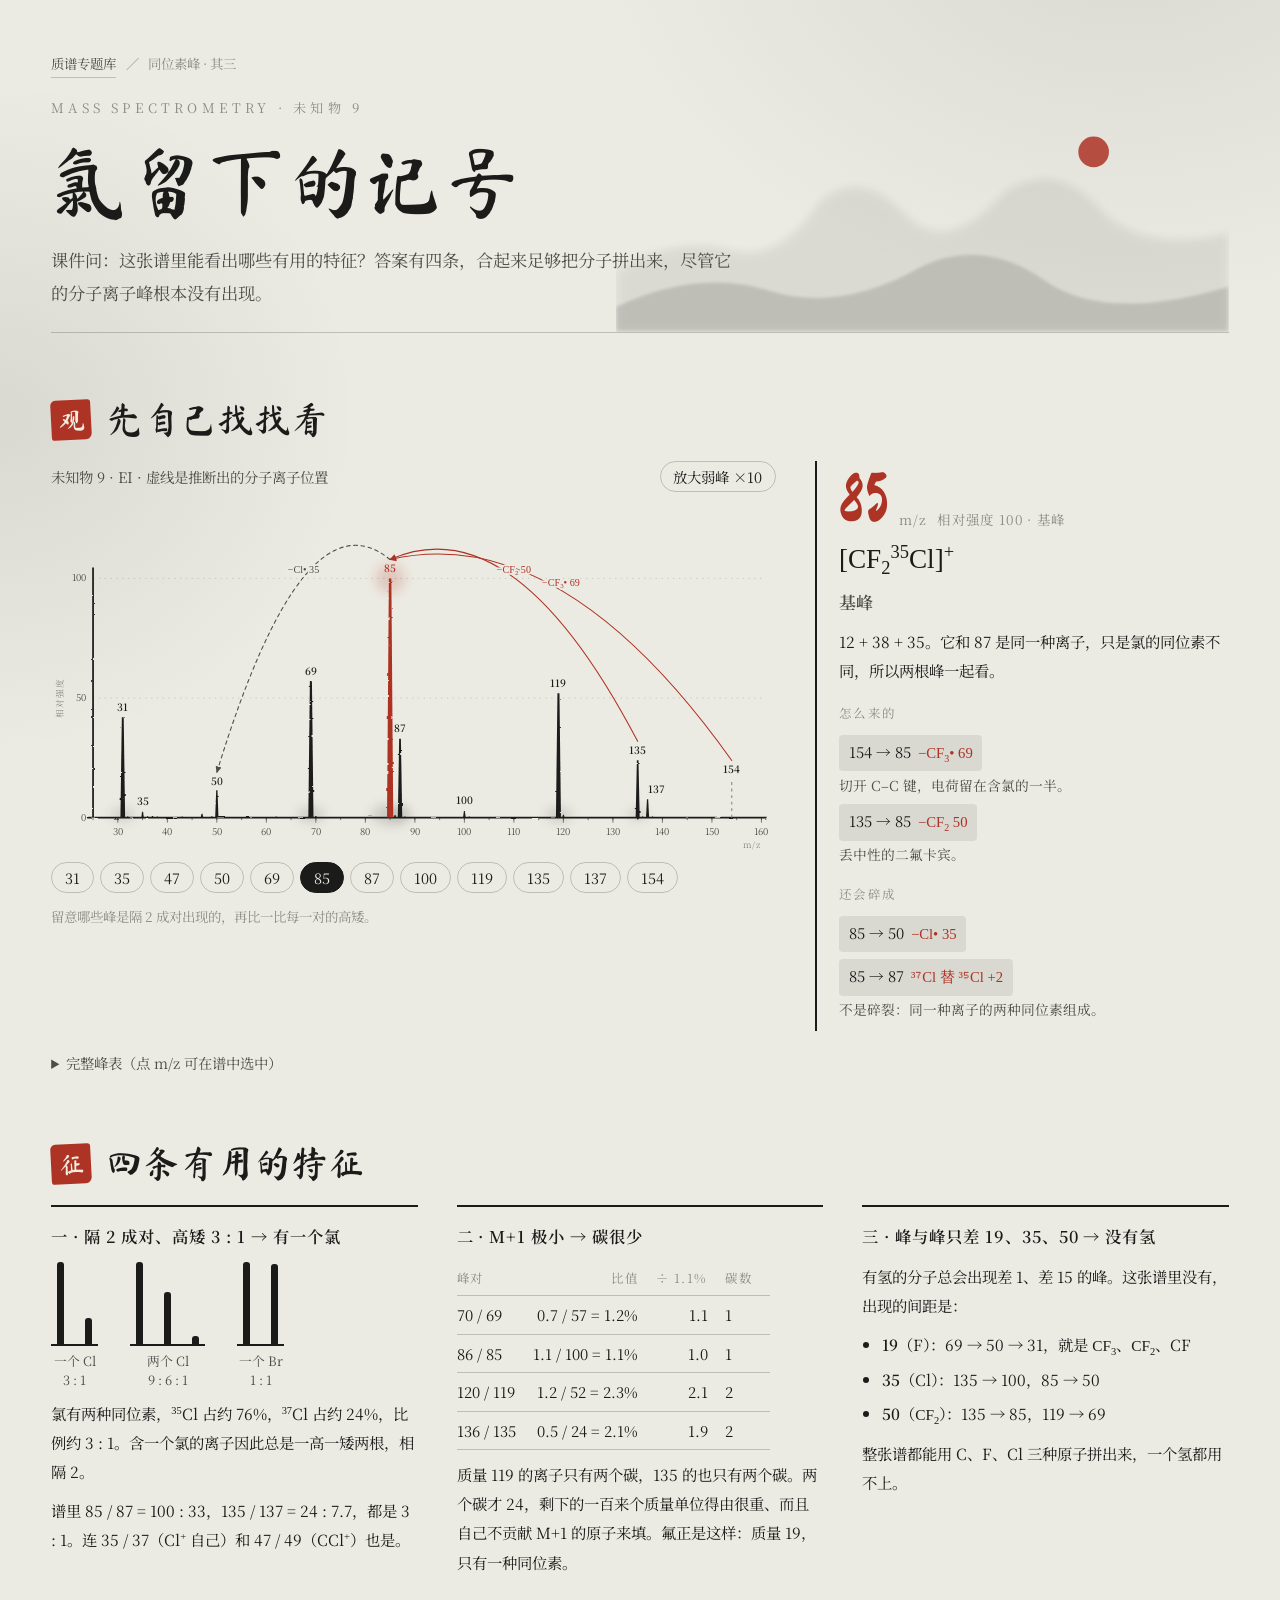
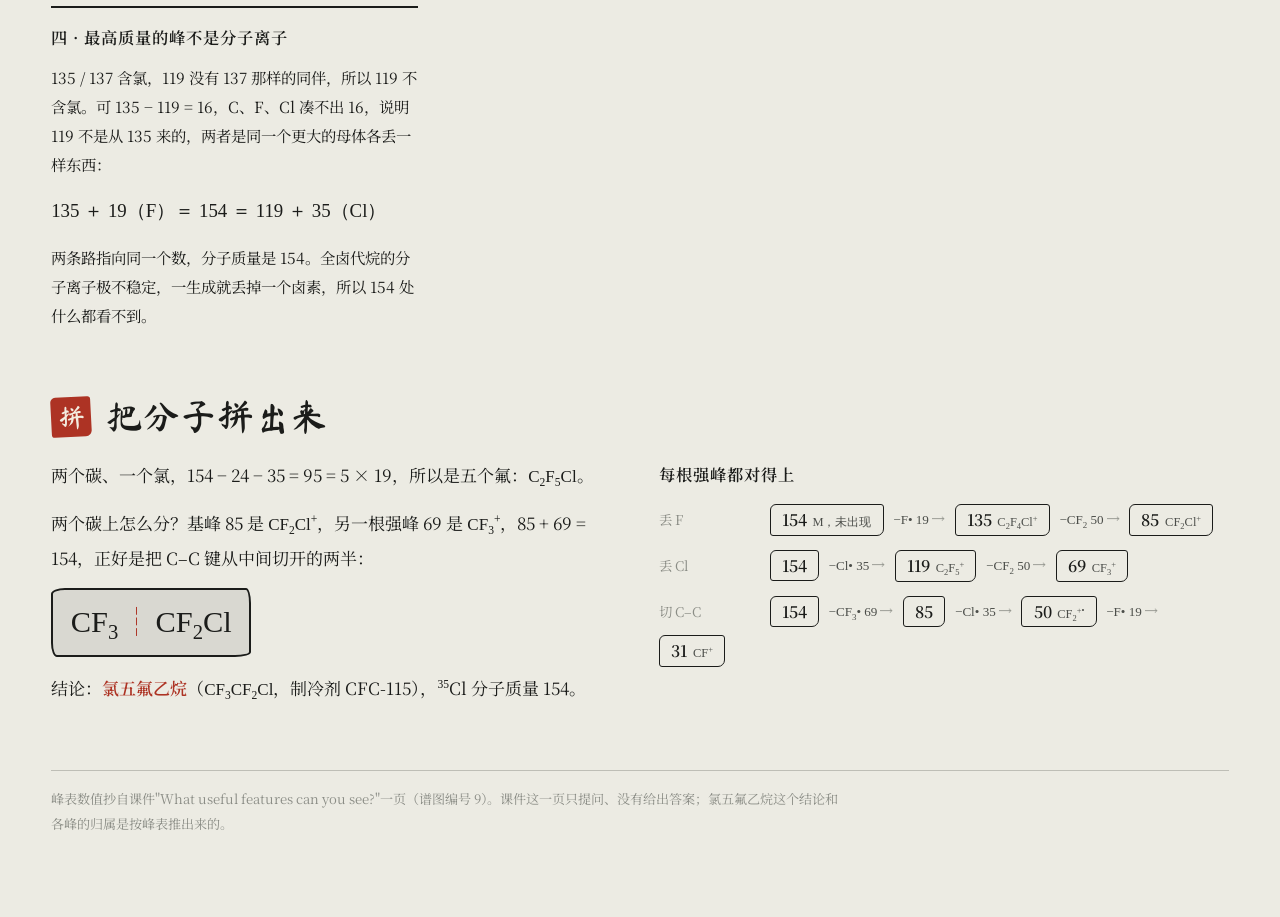
<file: topics/chlorine-isotope-unknown/index.html>
<!doctype html>
<html lang="zh-CN">
<head>
<meta charset="utf-8">
<meta name="viewport" content="width=device-width, initial-scale=1, viewport-fit=cover">
<meta name="description" content="水墨风格讲解：从氯的 3:1 同位素峰对、极小的 M+1 和 19/35/50 的质量差，推出未知物 9 是氯五氟乙烷，并说明分子离子峰为何缺席。">
<title>未知物九：氯留下的记号 · 质谱专题库</title>
<style data-inline="ink.css">
@import url("https://fonts.googleapis.com/css2?family=Ma+Shan+Zheng&family=Noto+Serif+SC:wght@400;600;900&display=swap");

/* 布局：横幅长卷。宽屏下谱图居左为主景，题跋（峰的解读）居右；窄屏退成单栏。 */
:root {
  --paper: #ecebe3;
  --paper-deep: #e1dfd4;
  --ink: #1b1c1a;
  --ink-soft: #4c4e4a;
  --ink-pale: #8b8d86;
  --wash: rgba(27, 28, 26, .09);
  --line: rgba(27, 28, 26, .22);
  --cinnabar: #ad3324;
  --seal-text: #f3ece0;
  --brush: "Ma Shan Zheng", "STKaiti", "KaiTi", "Kaiti SC", serif;
  --serif: "Noto Serif SC", "Songti SC", "STSong", "SimSun", serif;
  --math: "STIX Two Math", "Cambria Math", "Latin Modern Math", "Times New Roman", serif;
}
@media (prefers-color-scheme: dark) {
  :root {
    --paper: #141615; --paper-deep: #1c1f1d; --ink: #dddcd2;
    --ink-soft: #b1b1a7; --ink-pale: #7d7f78; --wash: rgba(221, 220, 210, .08);
    --line: rgba(221, 220, 210, .24); --cinnabar: #d9583f;
    --seal-text: #1a1412; color-scheme: dark;
  }
}

* { box-sizing: border-box; }
[hidden] { display: none !important; }
body {
  margin: 0;
  background:
    radial-gradient(ellipse 60% 36rem at 88% -6rem, var(--wash), transparent 70%),
    radial-gradient(ellipse 40% 30rem at 0% 26rem, var(--wash), transparent 70%),
    var(--paper);
  color: var(--ink);
  font: 17px/1.9 var(--serif);
}
.scroll {
  max-width: 1480px;
  margin-inline: auto;
  padding-inline: clamp(16px, 4vw, 64px);
  padding-block: clamp(1.6rem, 4vw, 3.2rem) 5rem;
  display: flex; flex-direction: column;
  gap: clamp(2.6rem, 5vw, 4.2rem);
}
section, header { display: flex; flex-direction: column; gap: 1.15rem; min-width: 0; }
p { margin: 0; max-width: 44em; }
a { color: var(--cinnabar); }
sub, sup { font-size: .68em; line-height: 0; font-family: var(--math); }
.chem { font-family: var(--math); white-space: nowrap; }
strong { font-weight: 600; }
.red { color: var(--cinnabar); }
.num { font-variant-numeric: tabular-nums; }

/* 卷首 */
header.top { position: relative; padding-bottom: 1.4rem; border-bottom: 1px solid var(--line); }
header.top > * { position: relative; z-index: 1; }
header.top > svg.hills {
  position: absolute; z-index: 0; right: 0; bottom: 0;
  width: min(52%, 640px); height: auto; pointer-events: none;
}
.hills .far { fill: var(--ink); opacity: .08; }
.hills .near { fill: var(--ink); opacity: .14; }
.hills .sun { fill: var(--cinnabar); opacity: .85; }
.crumbs { font-size: .84rem; color: var(--ink-pale); display: flex; gap: .6rem; flex-wrap: wrap; }
.crumbs a { color: var(--ink-soft); text-decoration: none; border-bottom: 1px solid var(--line); }
.crumbs a:hover { color: var(--cinnabar); }
.eyebrow { font-size: .82rem; letter-spacing: .32em; color: var(--ink-pale); }
h1 {
  font-family: var(--brush); font-weight: 400;
  font-size: clamp(2.6rem, 6vw, 4.8rem); line-height: 1.12;
  margin: 0; letter-spacing: .02em; text-wrap: balance;
}
.lede { font-size: 1.08rem; color: var(--ink-soft); max-width: 40em; }

/* 章节题签：朱印 + 行楷 */
.head { display: flex; align-items: center; gap: .9rem; }
.seal {
  flex: none; width: 2.5rem; height: 2.5rem;
  display: grid; place-items: center;
  background: var(--cinnabar); color: var(--seal-text);
  font-family: var(--brush); font-size: 1.65rem; line-height: 1;
  border-radius: 5px 3px 6px 3px; transform: rotate(-3deg);
}
h2 { font-family: var(--brush); font-weight: 400; font-size: clamp(1.7rem, 3vw, 2.3rem); line-height: 1.25; margin: 0; }
h3 { font-size: 1.02rem; font-weight: 600; margin: 0; letter-spacing: .06em; }
h4 { font-size: .78rem; font-weight: 400; letter-spacing: .2em; color: var(--ink-pale); margin: .5rem 0 0; }

/* 主景：谱图 + 题跋 */
.stage {
  display: grid;
  grid-template-columns: minmax(0, 1.75fr) minmax(300px, 1fr);
  gap: 1.2rem clamp(1.5rem, 3vw, 3rem);
  align-items: start;
}
.plot { display: flex; flex-direction: column; gap: .7rem; min-width: 0; }
.plot-bar { display: flex; flex-wrap: wrap; gap: .5rem 1rem; align-items: center; justify-content: space-between; }
.plot-title { font-size: .9rem; color: var(--ink-soft); }
.spec svg { display: block; width: 100%; height: auto; overflow: visible; }
.spec text { font-family: var(--serif); fill: var(--ink-soft); font-size: 13px; font-variant-numeric: tabular-nums; }
.spec .axis { stroke: var(--ink); stroke-width: 2.4; stroke-linecap: round; fill: none; }
.spec .tick { stroke: var(--ink-soft); stroke-width: 1; }
.spec .grid { stroke: var(--line); stroke-width: 1; stroke-dasharray: 2 6; }
.spec .axis-name { fill: var(--ink-pale); font-size: 12px; letter-spacing: .12em; }
.spec .stick { fill: var(--ink); }
.spec .stick.clipped { opacity: .5; }
.spec .stick.on { fill: var(--cinnabar); opacity: 1; }
.spec .stick.kin { fill: var(--ink); }
.spec .ghost { stroke: var(--ink-pale); stroke-width: 1.6; stroke-dasharray: 4 5; fill: none; }
.spec .ghost.on { stroke: var(--cinnabar); }
.spec .bleed { fill: var(--ink); opacity: .13; }
.spec .halo { fill: var(--cinnabar); opacity: .2; }
.spec .lab { fill: var(--ink); font-size: 14px; font-weight: 600; text-anchor: middle; }
.spec .lab.on { fill: var(--cinnabar); }
.spec .hov { fill: var(--ink); font-size: 12.5px; text-anchor: middle; paint-order: stroke; stroke: var(--paper); stroke-width: 5px; stroke-linejoin: round; }
.spec .arc { fill: none; stroke-width: 1.5; stroke-linecap: round; }
.spec .arc.in { stroke: var(--cinnabar); }
.spec .arc.out { stroke: var(--ink-soft); stroke-dasharray: 5 5; }
.spec .arc-t { font-family: var(--math); font-size: 14px; text-anchor: middle; paint-order: stroke; stroke: var(--paper); stroke-width: 5px; stroke-linejoin: round; }
.spec .arc-t.in { fill: var(--cinnabar); }
.spec .arc-t.out { fill: var(--ink-soft); }
.spec .mk-in { fill: var(--cinnabar); }
.spec .mk-out { fill: var(--ink-soft); }
.spec .hit { fill: transparent; cursor: pointer; }

.chips { display: flex; flex-wrap: wrap; gap: .4rem; }
.chips button, .toggle, .node {
  font: inherit; font-size: .9rem; line-height: 1.2; font-variant-numeric: tabular-nums;
  color: var(--ink); background: transparent;
  border: 1px solid var(--line); border-radius: 999px;
  padding: .36rem .8rem; cursor: pointer;
}
.chips button:hover, .toggle:hover, .node:hover { border-color: var(--ink); }
.chips button[aria-pressed="true"], .toggle[aria-pressed="true"] { background: var(--ink); color: var(--paper); border-color: var(--ink); }
button:focus-visible, input:focus-visible, a:focus-visible { outline: 2px solid var(--cinnabar); outline-offset: 3px; }
.hint { font-size: .84rem; color: var(--ink-pale); }

/* 题跋：选中峰的解读 */
.panel {
  display: flex; flex-direction: column; gap: .55rem;
  border-left: 2px solid var(--ink);
  padding: .3rem 0 .6rem 1.4rem;
  min-height: 22rem;
}
.p-mz { display: flex; align-items: baseline; gap: .6rem; flex-wrap: wrap; }
.p-mz b { font-family: var(--brush); font-weight: 400; font-size: 4.2rem; line-height: 1; color: var(--cinnabar); }
.p-mz span { font-size: .84rem; color: var(--ink-pale); letter-spacing: .1em; }
.p-ion { font-family: var(--math); font-size: 1.7rem; line-height: 1.3; }
.p-name { color: var(--ink-soft); font-weight: 600; }
.panel p { font-size: .96rem; max-width: none; }
.p-links { display: flex; flex-direction: column; gap: .45rem; }
.p-links div { display: flex; flex-direction: column; gap: .15rem; }
.p-links button {
  align-self: flex-start; font: inherit; font-size: .92rem; color: var(--ink);
  background: var(--wash); border: 0; border-radius: 4px; padding: .2rem .6rem; cursor: pointer;
  font-variant-numeric: tabular-nums;
}
.p-links button:hover { color: var(--cinnabar); }
.p-links button em { font-style: normal; color: var(--cinnabar); margin-left: .5em; }
.p-links small { font-size: .86rem; color: var(--ink-soft); line-height: 1.7; }

/* 卡片栅格 */
.cards { display: grid; grid-template-columns: repeat(auto-fit, minmax(300px, 1fr)); gap: 1.8rem clamp(1.5rem, 3vw, 3rem); }
.card { display: flex; flex-direction: column; gap: .6rem; border-top: 2px solid var(--ink); padding-top: .9rem; min-width: 0; }
.card p, .card li { font-size: .96rem; }
.card ul { margin: 0; padding-left: 1.2em; display: flex; flex-direction: column; gap: .3rem; }
.two { display: grid; grid-template-columns: repeat(auto-fit, minmax(380px, 1fr)); gap: 1.8rem clamp(1.5rem, 3vw, 3rem); align-items: start; }
.two > div { display: flex; flex-direction: column; gap: .9rem; min-width: 0; }

.steps { margin: 0; padding: 0; list-style: none; counter-reset: s; display: flex; flex-direction: column; gap: .7rem; max-width: 46em; }
.steps li { counter-increment: s; display: grid; grid-template-columns: 2.2rem minmax(0, 1fr); gap: .4rem; font-size: .98rem; }
.steps li::before { content: counter(s, cjk-ideographic); font-family: var(--brush); font-size: 1.5rem; line-height: 1.25; color: var(--cinnabar); }

/* 碎裂路径 */
.flows { display: flex; flex-direction: column; gap: .9rem; }
.flow { display: flex; flex-wrap: wrap; align-items: center; gap: .5rem .6rem; }
.flow .tag { font-size: .84rem; color: var(--ink-pale); width: 7.5em; flex: none; }
.node { border-radius: 6px 3px 7px 3px; border-color: var(--ink); padding: .3rem .7rem; font-weight: 600; font-size: 1rem; }
.node small { font-weight: 400; font-size: .78rem; color: var(--ink-soft); margin-left: .45em; font-family: var(--math); }
.node:hover { color: var(--cinnabar); border-color: var(--cinnabar); }
.arrow { font-size: .82rem; color: var(--ink-soft); white-space: nowrap; }
.arrow::after { content: " ⟶"; color: var(--ink-pale); }

/* 式子与表 */
.eq { font-family: var(--math); font-size: 1.18rem; line-height: 1.5; padding: .5rem 0; overflow-x: auto; white-space: nowrap; }
.frac { display: inline-flex; flex-direction: column; vertical-align: middle; text-align: center; line-height: 1.35; margin: 0 .2em; }
.frac > span:first-child { border-bottom: 1px solid currentColor; padding: 0 .4em; }
.frac > span:last-child { padding: 0 .4em; }
.boxed {
  border: 2px solid var(--ink); border-radius: 14px 5px 16px 6px / 6px 15px 5px 14px;
  padding: .7rem 1.1rem; background: var(--wash); align-self: flex-start; max-width: 100%;
}
.tbl-wrap { overflow-x: auto; }
table { border-collapse: collapse; font-size: .92rem; font-variant-numeric: tabular-nums; }
th, td { text-align: left; padding: .3rem 1.1rem .3rem 0; border-bottom: 1px solid var(--line); white-space: nowrap; }
th { font-weight: 400; font-size: .78rem; letter-spacing: .12em; color: var(--ink-pale); }
td.r, th.r { text-align: right; }
.peak-table { column-width: 15rem; column-gap: 2.5rem; }
.peak-table table { width: 100%; break-inside: auto; }
.peak-table tr { break-inside: avoid; }
.peak-table td button { font: inherit; color: var(--ink); background: none; border: 0; padding: 0; cursor: pointer; border-bottom: 1px solid var(--line); font-weight: 600; }
.peak-table td button:hover { color: var(--cinnabar); }
.peak-table td.ion { font-family: var(--math); color: var(--ink-soft); }
details summary { cursor: pointer; font-size: .9rem; color: var(--ink-soft); }
details[open] summary { margin-bottom: .8rem; }

/* 碳数小算盘 */
.calc { display: flex; flex-wrap: wrap; gap: .8rem 1.4rem; align-items: flex-end; }
.calc label { display: flex; flex-direction: column; gap: .2rem; font-size: .78rem; letter-spacing: .1em; color: var(--ink-pale); }
.calc input {
  font: inherit; font-size: 1.05rem; width: 7rem; color: var(--ink);
  background: transparent; border: 0; border-bottom: 2px solid var(--ink); padding: .1rem .2rem; border-radius: 0;
}
.calc output { font-size: 1.05rem; }
.calc output b { font-family: var(--brush); font-weight: 400; font-size: 2rem; color: var(--cinnabar); line-height: 1; }

/* 结构小画 */
.mol svg { display: block; width: 100%; max-width: 21rem; height: auto; }
.mol .bond { stroke: var(--ink); stroke-width: 2.2; stroke-linecap: round; fill: none; }
.mol .cut { stroke: var(--cinnabar); stroke-width: 2; stroke-linecap: round; fill: none; }
.mol text { font-family: var(--serif); font-size: 13px; fill: var(--ink); }
.mol text.c { fill: var(--cinnabar); font-weight: 600; }
.formula { font-family: var(--math); font-size: 1.9rem; line-height: 1.4; }
.formula .cut { color: var(--cinnabar); margin: 0 .12em; }

/* 同位素小柱 */
.iso { display: flex; gap: 2rem; flex-wrap: wrap; align-items: flex-end; }
.iso figure { margin: 0; display: flex; flex-direction: column; gap: .3rem; align-items: center; }
.iso .bars { display: flex; gap: 7px; align-items: flex-end; height: 84px; border-bottom: 2px solid var(--ink); padding: 0 6px; }
.iso .bars i { width: 7px; background: var(--ink); border-radius: 3px 3px 0 0; }
.iso figcaption { font-size: .8rem; color: var(--ink-soft); text-align: center; line-height: 1.5; }

footer { font-size: .82rem; color: var(--ink-pale); border-top: 1px solid var(--line); padding-top: 1rem; }
footer p { max-width: 60em; }

/* 合订本：顶部标签 */
.tabs {
  position: sticky; top: 0; z-index: 10;
  display: flex; flex-wrap: wrap; align-items: center; gap: .3rem 1.6rem;
  padding: .55rem clamp(16px, 4vw, 64px);
  background: var(--paper); border-bottom: 1px solid var(--line);
}
.tabs .brand { font-family: var(--brush); font-size: 1.5rem; line-height: 1; margin-right: auto; }
.tabs button {
  font: inherit; font-size: .95rem; color: var(--ink-soft); background: none; cursor: pointer;
  border: 0; border-bottom: 2px solid transparent; padding: .35rem .1rem; display: flex; align-items: baseline; gap: .5rem;
}
.tabs button i { font-family: var(--brush); font-style: normal; font-size: 1.15rem; color: var(--ink-pale); }
.tabs button:hover { color: var(--ink); }
.tabs button[aria-selected="true"] { color: var(--ink); font-weight: 600; border-bottom-color: var(--cinnabar); }
.tabs button[aria-selected="true"] i { color: var(--cinnabar); }

/* 目录页 */
.topic-grid { display: grid; grid-template-columns: repeat(auto-fit, minmax(340px, 1fr)); gap: 0 clamp(2rem, 4vw, 4rem); }
.topic { display: flex; flex-direction: column; gap: .35rem; padding-block: 1.3rem; border-top: 1px solid var(--line); }
.topic .no { font-family: var(--brush); font-size: 1.5rem; color: var(--cinnabar); line-height: 1; }
.topic a.title { color: var(--ink); font-size: 1.3rem; font-weight: 600; text-decoration: none; }
.topic a.title:hover { color: var(--cinnabar); }
.topic p { color: var(--ink-soft); font-size: .95rem; }
.topic .meta { font-size: .82rem; color: var(--ink-pale); }

@media (max-width: 980px) {
  .stage { grid-template-columns: minmax(0, 1fr); }
  .panel { min-height: 0; }
  .two { grid-template-columns: minmax(0, 1fr); }
  header.top > svg.hills { width: 70%; opacity: .7; }
  .flow .tag { width: 100%; }
}
</style>
</head>
<body>
<div class="scroll">

<header class="top">
  <div class="crumbs"><a href="../../index.html">质谱专题库</a><span>／</span><span>同位素峰 · 其三</span></div>
  <div class="eyebrow">MASS SPECTROMETRY · 未知物 9</div>
  <h1>氯留下的记号</h1>
  <p class="lede">课件问：这张谱里能看出哪些有用的特征？答案有四条，合起来足够把分子拼出来，尽管它的分子离子峰根本没有出现。</p>
</header>

<section aria-labelledby="h-fig">
  <div class="head"><span class="seal" aria-hidden="true">观</span><h2 id="h-fig">先自己找找看</h2></div>
  <div class="stage">
    <div class="plot">
      <div class="plot-bar">
        <span class="plot-title">未知物 9 · EI · 虚线是推断出的分子离子位置</span>
        <button type="button" class="toggle" id="zoom" aria-pressed="false">放大弱峰 ×10</button>
      </div>
      <div class="spec" id="spec"></div>
      <div class="chips" id="chips" aria-label="选峰"></div>
      <p class="hint">留意哪些峰是隔 2 成对出现的，再比一比每一对的高矮。</p>
    </div>
    <aside class="panel" id="panel" aria-live="polite"></aside>
  </div>
  <details>
    <summary>完整峰表（点 m/z 可在谱中选中）</summary>
    <div class="peak-table" id="table"></div>
  </details>
</section>

<section aria-labelledby="h-feat">
  <div class="head"><span class="seal" aria-hidden="true">征</span><h2 id="h-feat">四条有用的特征</h2></div>
  <div class="cards">
    <div class="card">
      <h3>一 · 隔 2 成对、高矮 3 : 1 → 有一个氯</h3>
      <div class="iso" aria-hidden="true">
        <figure><div class="bars"><i style="height:100%"></i><i style="height:0"></i><i style="height:32%"></i></div><figcaption>一个 Cl<br>3 : 1</figcaption></figure>
        <figure><div class="bars"><i style="height:100%"></i><i style="height:0"></i><i style="height:64%"></i><i style="height:0"></i><i style="height:10%"></i></div><figcaption>两个 Cl<br>9 : 6 : 1</figcaption></figure>
        <figure><div class="bars"><i style="height:100%"></i><i style="height:0"></i><i style="height:97%"></i></div><figcaption>一个 Br<br>1 : 1</figcaption></figure>
      </div>
      <p>氯有两种同位素，<sup>35</sup>Cl 占约 76%，<sup>37</sup>Cl 占约 24%，比例约 3 : 1。含一个氯的离子因此总是一高一矮两根，相隔 2。</p>
      <p>谱里 85 / 87 = 100 : 33，135 / 137 = 24 : 7.7，都是 3 : 1。连 35 / 37（Cl<sup>+</sup> 自己）和 47 / 49（CCl<sup>+</sup>）也是。</p>
    </div>
    <div class="card">
      <h3>二 · M+1 极小 → 碳很少</h3>
      <div class="tbl-wrap"><table>
        <thead><tr><th>峰对</th><th class="r">比值</th><th class="r">÷ 1.1%</th><th>碳数</th></tr></thead>
        <tbody>
          <tr><td>70 / 69</td><td class="r">0.7 / 57 = 1.2%</td><td class="r">1.1</td><td>1</td></tr>
          <tr><td>86 / 85</td><td class="r">1.1 / 100 = 1.1%</td><td class="r">1.0</td><td>1</td></tr>
          <tr><td>120 / 119</td><td class="r">1.2 / 52 = 2.3%</td><td class="r">2.1</td><td>2</td></tr>
          <tr><td>136 / 135</td><td class="r">0.5 / 24 = 2.1%</td><td class="r">1.9</td><td>2</td></tr>
        </tbody>
      </table></div>
      <p>质量 119 的离子只有两个碳，135 的也只有两个碳。两个碳才 24，剩下的一百来个质量单位得由很重、而且自己不贡献 M+1 的原子来填。氟正是这样：质量 19，只有一种同位素。</p>
    </div>
    <div class="card">
      <h3>三 · 峰与峰只差 19、35、50 → 没有氢</h3>
      <p>有氢的分子总会出现差 1、差 15 的峰。这张谱里没有，出现的间距是：</p>
      <ul>
        <li><strong>19</strong>（F）：69 → 50 → 31，就是 <span data-f>CF3</span>、<span data-f>CF2</span>、CF</li>
        <li><strong>35</strong>（Cl）：135 → 100，85 → 50</li>
        <li><strong>50</strong>（<span data-f>CF2</span>）：135 → 85，119 → 69</li>
      </ul>
      <p>整张谱都能用 C、F、Cl 三种原子拼出来，一个氢都用不上。</p>
    </div>
    <div class="card">
      <h3>四 · 最高质量的峰不是分子离子</h3>
      <p>135 / 137 含氯，119 没有 137 那样的同伴，所以 119 不含氯。可 135 − 119 = 16，C、F、Cl 凑不出 16，说明 119 不是从 135 来的，两者是同一个更大的母体各丢一样东西：</p>
      <div class="eq">135 ＋ 19（F）＝ 154 ＝ 119 ＋ 35（Cl）</div>
      <p>两条路指向同一个数，分子质量是 154。全卤代烷的分子离子极不稳定，一生成就丢掉一个卤素，所以 154 处什么都看不到。</p>
    </div>
  </div>
</section>

<section aria-labelledby="h-build">
  <div class="head"><span class="seal" aria-hidden="true">拼</span><h2 id="h-build">把分子拼出来</h2></div>
  <div class="two">
    <div>
      <p>两个碳、一个氯，154 − 24 − 35 = 95 = 5 × 19，所以是五个氟：<span data-f>C2F5Cl</span>。</p>
      <p>两个碳上怎么分？基峰 85 是 <span data-f>CF2Cl^+</span>，另一根强峰 69 是 <span data-f>CF3^+</span>，85 + 69 = 154，正好是把 C–C 键从中间切开的两半：</p>
      <div class="boxed"><div class="formula"><span data-f>CF3</span><span class="cut">┆</span><span data-f>CF2Cl</span></div></div>
      <p>结论：<strong class="red">氯五氟乙烷</strong>（<span data-f>CF3CF2Cl</span>，制冷剂 CFC-115），<sup>35</sup>Cl 分子质量 154。</p>
    </div>
    <div>
      <h3>每根强峰都对得上</h3>
      <div class="flows">
        <div class="flow"><span class="tag">丢 F</span>
          <button class="node" data-sel="154">154<small>M，未出现</small></button><span class="arrow" data-f>−F• 19</span>
          <button class="node" data-sel="135">135<small data-f>C2F4Cl^+</small></button><span class="arrow" data-f>−CF2 50</span>
          <button class="node" data-sel="85">85<small data-f>CF2Cl^+</small></button></div>
        <div class="flow"><span class="tag">丢 Cl</span>
          <button class="node" data-sel="154">154</button><span class="arrow" data-f>−Cl• 35</span>
          <button class="node" data-sel="119">119<small data-f>C2F5^+</small></button><span class="arrow" data-f>−CF2 50</span>
          <button class="node" data-sel="69">69<small data-f>CF3^+</small></button></div>
        <div class="flow"><span class="tag">切 C–C</span>
          <button class="node" data-sel="154">154</button><span class="arrow" data-f>−CF3• 69</span>
          <button class="node" data-sel="85">85</button><span class="arrow" data-f>−Cl• 35</span>
          <button class="node" data-sel="50">50<small data-f>CF2^+•</small></button><span class="arrow" data-f>−F• 19</span>
          <button class="node" data-sel="31">31<small data-f>CF^+</small></button></div>
      </div>
    </div>
  </div>
</section>

<footer>
  <p>峰表数值抄自课件"What useful features can you see?"一页（谱图编号 9）。课件这一页只提问、没有给出答案；氯五氟乙烷这个结论和各峰的归属是按峰表推出来的。</p>
</footer>
</div>

<script data-inline="spectrum.js">
/* 水墨质谱图：棒图、选峰题跋、丢失弧线、弱峰放大、碳数小算盘。无依赖。 */
(function () {
  const NS = 'http://www.w3.org/2000/svg';
  const registry = {};
  let uid = 0;

  function svg(tag, attrs, parent) {
    const e = document.createElementNS(NS, tag);
    for (const k in attrs) e.setAttribute(k, attrs[k]);
    if (parent) parent.appendChild(e);
    return e;
  }

  // 'C7H7^+' → C<sub>7</sub>H<sub>7</sub><sup>+</sup>；'{13}C' → <sup>13</sup>C
  function f(s) {
    return '<span class="chem">' + String(s)
      .replace(/\{(\d+)\}/g, '<sup>$1</sup>')
      .replace(/([A-Za-z)\]])(\d+)/g, '$1<sub>$2</sub>')
      .replace(/\^(\S+)/g, '<sup>$1</sup>') + '</span>';
  }
  // 正文里的 Unicode 上下标换成真正的 sub / sup，避免中文字体把它们撑宽
  const SUB = '₀₁₂₃₄₅₆₇₈₉', SUP = '⁰¹²³⁴⁵⁶⁷⁸⁹⁺⁻', SUPV = '0123456789+−';
  function uni(s) {
    return String(s)
      .replace(/[₀-₉]+/g, (t) => '<sub>' + [...t].map((c) => SUB.indexOf(c)).join('') + '</sub>')
      .replace(/[⁰¹²³⁴-⁹⁺⁻]+•?/g, (t) => '<sup>' + [...t].map((c) => (c === '•' ? c : SUPV[SUP.indexOf(c)])).join('') + '</sup>')
      .replace(/•(?![^<]*<\/sup>)/g, '<span class="chem">•</span>');
  }
  // SVG 文字里的化学式：字母后的数字降为下标
  function svgChem(t, s) {
    String(s).split(/(?<=[A-Za-z])(\d+)/).forEach((part, i) => {
      if (!part) return;
      const ts = svg('tspan', i % 2 ? { 'font-size': '9.5', dy: 3 } : (i ? { dy: -3 } : {}), t);
      ts.textContent = part;
    });
  }
  const num = (v) => String(v);

  function mount(cfg) {
    const host = document.querySelector(cfg.el);
    const panel = document.querySelector(cfg.panel);
    const chips = cfg.chips ? document.querySelector(cfg.chips) : null;
    const table = cfg.table ? document.querySelector(cfg.table) : null;
    const zoomBtn = cfg.zoom ? document.querySelector(cfg.zoom) : null;
    const id = ++uid;
    const W = 1000, H = cfg.height || 480;
    const m = { l: 58, r: 20, t: 104, b: 46 };
    const [x0, x1] = cfg.range;
    const peaks = cfg.peaks.slice().sort((a, b) => a.mz - b.mz);
    const links = cfg.links || [];
    const byMz = {};
    peaks.forEach((p) => { byMz[p.mz] = p; });
    const base = H - m.b;
    const unit = (W - m.l - m.r) / (x1 - x0);
    const X = (mz) => m.l + (mz - x0) * unit;
    let ymax = 100, current = null;
    let root, arcLayer, haloLayer, hov;

    const Y = (I) => base - (Math.min(I, ymax) / ymax) * (base - m.t);
    const top = (p) => (p.ghost ? Y(ymax * 0.16) : Math.min(Y(p.I), base - 1.5));

    function draw() {
      host.innerHTML = '';
      root = svg('svg', { viewBox: `0 0 ${W} ${H}`, role: 'img', 'aria-label': cfg.title || '质谱图' }, host);
      const defs = svg('defs', {}, root);
      const rough = svg('filter', { id: `rough${id}`, filterUnits: 'userSpaceOnUse', x: 0, y: 0, width: W, height: H }, defs);
      svg('feTurbulence', { type: 'fractalNoise', baseFrequency: '0.04 0.16', numOctaves: 2, seed: 4 + id, result: 'n' }, rough);
      svg('feDisplacementMap', { in: 'SourceGraphic', in2: 'n', scale: 3, xChannelSelector: 'R', yChannelSelector: 'G' }, rough);
      const blur = svg('filter', { id: `blur${id}`, filterUnits: 'userSpaceOnUse', x: 0, y: 0, width: W, height: H }, defs);
      svg('feGaussianBlur', { stdDeviation: 7 }, blur);
      ['in', 'out'].forEach((k) => {
        const mk = svg('marker', { id: `mk-${k}${id}`, viewBox: '0 0 10 10', refX: 8, refY: 5, markerWidth: 7, markerHeight: 7, orient: 'auto-start-reverse' }, defs);
        svg('path', { d: 'M0 1 L9 5 L0 9 Z', class: `mk-${k}` }, mk);
      });

      // 纵轴刻度
      [0.5, 1].forEach((t) => {
        const y = Y(ymax * t);
        svg('line', { x1: m.l, x2: W - m.r, y1: y, y2: y, class: 'grid' }, root);
        svg('text', { x: m.l - 10, y: y + 4, 'text-anchor': 'end' }, root).textContent = num(ymax * t);
      });
      svg('text', { x: m.l - 10, y: base + 4, 'text-anchor': 'end' }, root).textContent = '0';
      const yn = svg('text', { x: 16, y: (base + m.t) / 2, class: 'axis-name', 'text-anchor': 'middle', transform: `rotate(-90 16 ${(base + m.t) / 2})` }, root);
      yn.textContent = ymax === 100 ? '相对强度' : `相对强度 · 放大 ${100 / ymax} 倍`;

      // 墨晕
      const bleed = svg('g', { filter: `url(#blur${id})` }, root);
      peaks.forEach((p) => {
        if (p.ghost || p.I < 20) return;
        svg('ellipse', { cx: X(p.mz), cy: base - 4, rx: 10 + p.I * 0.16, ry: 5 + p.I * 0.1, class: 'bleed' }, bleed);
      });
      haloLayer = svg('g', { filter: `url(#blur${id})` }, root);

      // 横轴
      const step = cfg.tick || 10;
      for (let v = Math.ceil(x0 / step) * step; v <= x1; v += step) {
        svg('line', { x1: X(v), x2: X(v), y1: base, y2: base + 7, class: 'tick' }, root);
        svg('text', { x: X(v), y: base + 24, 'text-anchor': 'middle' }, root).textContent = v;
      }
      if (cfg.minor) {
        for (let v = Math.ceil(x0 / cfg.minor) * cfg.minor; v <= x1; v += cfg.minor) {
          svg('line', { x1: X(v), x2: X(v), y1: base, y2: base + 3.5, class: 'tick' }, root);
        }
      }
      svg('text', { x: W - m.r, y: base + 42, 'text-anchor': 'end', class: 'axis-name' }, root).textContent = 'm/z';

      // 笔触
      const ink = svg('g', { filter: `url(#rough${id})` }, root);
      svg('path', { d: `M${m.l - 6} ${base} L${W - m.r + 6} ${base}`, class: 'axis' }, ink);
      svg('path', { d: `M${m.l} ${base} L${m.l} ${m.t - 14}`, class: 'axis', 'stroke-width': 1.6 }, ink);
      peaks.forEach((p) => {
        const x = X(p.mz), y = top(p);
        if (p.ghost) {
          p.node = svg('line', { x1: x, x2: x, y1: base, y2: y, class: 'ghost' }, root);
          return;
        }
        const w = 1.3 + 3 * Math.sqrt(Math.min(p.I, ymax) / ymax);
        p.node = svg('polygon', {
          points: `${x - w},${base} ${x - w * 0.4},${y} ${x + w * 0.4},${y} ${x + w},${base}`,
          class: 'stick' + (p.I > ymax ? ' clipped' : ''),
        }, ink);
      });

      // 峰标
      peaks.forEach((p) => {
        if (!p.lab) { p.text = null; return; }
        p.text = svg('text', { x: X(p.mz) + (p.dx || 0), y: top(p) - 9 + (p.dy || 0), class: 'lab' }, root);
        p.text.textContent = p.mz;
      });

      arcLayer = svg('g', {}, root);
      hov = svg('text', { class: 'hov', x: 0, y: 0 }, root);

      // 点击区：弱峰压在强峰之上
      const hw = Math.max(unit / 2, 4);
      peaks.slice().sort((a, b) => b.I - a.I).forEach((p) => {
        const r = svg('rect', { x: X(p.mz) - hw, y: m.t - 20, width: hw * 2, height: base - m.t + 20, class: 'hit' }, root);
        r.addEventListener('click', () => select(p.mz));
        r.addEventListener('mouseenter', () => {
          hov.textContent = p.ghost ? `m/z ${p.mz} · 未出现` : `m/z ${p.mz} · ${num(p.I)}`;
          const x = Math.min(Math.max(X(p.mz), m.l + 50), W - m.r - 50);
          hov.setAttribute('x', x);
          hov.setAttribute('y', Math.max(top(p) - 28, 14));
        });
        r.addEventListener('mouseleave', () => { hov.textContent = ''; });
      });
    }

    function arcs(mz) {
      arcLayer.innerHTML = '';
      // 同位素关系（+1、+2）紧挨着，只在题跋里列出，不画弧
      const rel = links.filter((l) => (l.to === mz || l.from === mz) && l.loss.indexOf('+') < 0);
      rel.forEach((l, k) => {
        const a = byMz[l.from], b = byMz[l.to];
        if (!a || !b) return;
        const kind = l.to === mz ? 'in' : 'out';
        const xa = X(a.mz), ya = top(a) - (a.lab ? 26 : 6), xb = X(b.mz), yb = top(b) - (b.lab ? 26 : 6);
        const cy = Math.max(Math.min(ya, yb) - 54 - k * 22, 40 + (k % 3) * 30 - (ya + yb) / 2);
        const cx = (xa + xb) / 2;
        svg('path', { d: `M${xa} ${ya} Q${cx} ${cy} ${xb} ${yb}`, class: `arc ${kind}`, 'marker-end': `url(#mk-${kind}${id})` }, arcLayer);
        const ty = (ya + yb) / 4 + cy / 2 - 6;
        const t = svg('text', { x: Math.min(Math.max(cx, m.l + 60), W - m.r - 60), y: ty, class: `arc-t ${kind}` }, arcLayer);
        svgChem(t, l.loss);
      });
    }

    function renderPanel(p) {
      const origin = links.filter((l) => l.to === p.mz);
      const fate = links.filter((l) => l.from === p.mz);
      const intensity = p.ghost ? '谱图中未出现' : `相对强度 ${num(p.I)}${p.I === 100 ? ' · 基峰' : ''}`;
      const row = (l, other) => `<div><button type="button" data-go="${other}">${l.from} → ${l.to}<em>${f(l.loss)}</em></button>${l.note ? `<small>${uni(l.note)}</small>` : ''}</div>`;
      panel.innerHTML =
        `<div class="p-mz"><b class="num">${p.mz}</b><span>m/z</span><span>${intensity}</span></div>` +
        (p.ion ? `<div class="p-ion">${f(p.ion)}</div>` : '') +
        (p.name ? `<div class="p-name">${uni(p.name)}</div>` : '') +
        (p.note ? `<p>${uni(p.note)}</p>` : '') +
        (origin.length ? `<h4>怎么来的</h4><div class="p-links">${origin.map((l) => row(l, l.from)).join('')}</div>` : '') +
        (fate.length ? `<h4>还会碎成</h4><div class="p-links">${fate.map((l) => row(l, l.to)).join('')}</div>` : '');
      panel.querySelectorAll('[data-go]').forEach((b) => b.addEventListener('click', () => select(+b.dataset.go)));
    }

    function select(mz) {
      const p = byMz[mz];
      if (!p) return;
      current = mz;
      const kin = new Set();
      links.forEach((l) => { if (l.to === mz) kin.add(l.from); if (l.from === mz) kin.add(l.to); });
      peaks.forEach((q) => {
        q.node.classList.toggle('on', q.mz === mz);
        if (q.text) q.text.classList.toggle('on', q.mz === mz);
      });
      haloLayer.innerHTML = '';
      svg('circle', { cx: X(mz), cy: top(p), r: 20, class: 'halo' }, haloLayer);
      arcs(mz);
      renderPanel(p);
      if (chips) chips.querySelectorAll('button').forEach((b) => b.setAttribute('aria-pressed', String(+b.dataset.mz === mz)));
    }

    if (chips) {
      peaks.filter((p) => p.lab || p.chip).forEach((p) => {
        const b = document.createElement('button');
        b.type = 'button';
        b.dataset.mz = p.mz;
        b.textContent = p.mz;
        b.addEventListener('click', () => select(p.mz));
        chips.appendChild(b);
      });
    }
    if (table) {
      table.innerHTML = '<table><thead><tr><th>m/z</th><th class="r">相对强度</th><th>离子</th></tr></thead><tbody>' +
        peaks.filter((p) => !p.ghost).map((p) => `<tr><td><button type="button" data-mz="${p.mz}">${p.mz}</button></td><td class="r">${num(p.I)}</td><td class="ion">${p.ion ? f(p.ion) : ''}</td></tr>`).join('') +
        '</tbody></table>';
      table.querySelectorAll('button').forEach((b) => b.addEventListener('click', () => {
        select(+b.dataset.mz);
        host.scrollIntoView({ behavior: 'smooth', block: 'center' });
      }));
    }
    if (zoomBtn) {
      zoomBtn.addEventListener('click', () => {
        ymax = ymax === 100 ? (cfg.zoomTo || 10) : 100;
        zoomBtn.setAttribute('aria-pressed', String(ymax !== 100));
        draw();
        select(current);
      });
    }

    draw();
    select(cfg.start != null ? cfg.start : peaks[0].mz);
    registry[cfg.el] = { select };
    return registry[cfg.el];
  }

  // 由 M+1 / M 估碳数
  function carbonCalc(sel, init) {
    const box = document.querySelector(sel);
    box.classList.add('calc');
    box.innerHTML =
      `<label>M 峰强度<input type="number" step="any" min="0" value="${init.m}"></label>` +
      `<label>M+1 峰强度<input type="number" step="any" min="0" value="${init.m1}"></label>` +
      '<output></output>';
    const [a, b] = box.querySelectorAll('input');
    const out = box.querySelector('output');
    const run = () => {
      const M = +a.value, M1 = +b.value;
      if (!(M > 0) || !(M1 >= 0)) { out.textContent = '填两个正数'; return; }
      const n = (M1 / M) / 0.011;
      out.innerHTML = `碳数 ≈ ${n.toFixed(2)} → 最多 <b>${Math.round(n)}</b> 个碳`;
    };
    a.addEventListener('input', run);
    b.addEventListener('input', run);
    run();
  }

  function decorate() {
    document.querySelectorAll('header.top').forEach((head, i) => {
      const s = svg('svg', { viewBox: '0 0 600 220', class: 'hills', 'aria-hidden': 'true' });
      const d = svg('defs', {}, s);
      const b1 = svg('filter', { id: `hb1-${i}` }, d); svg('feGaussianBlur', { stdDeviation: 4 }, b1);
      const b2 = svg('filter', { id: `hb2-${i}` }, d); svg('feGaussianBlur', { stdDeviation: 1.6 }, b2);
      svg('circle', { cx: 468, cy: 44, r: 15, class: 'sun' }, s);
      svg('path', { d: 'M0 220 L0 160 Q60 126 110 140 T200 92 Q240 60 282 104 T380 84 Q430 52 472 98 T600 124 L600 220Z', class: 'far', filter: `url(#hb1-${i})` }, s);
      svg('path', { d: 'M0 220 L0 196 Q80 158 150 180 T300 156 Q360 128 420 170 T600 176 L600 220Z', class: 'near', filter: `url(#hb2-${i})` }, s);
      head.insertBefore(s, head.firstChild);
    });
    document.querySelectorAll('[data-f]').forEach((e) => { e.innerHTML = f(e.textContent); });
    document.querySelectorAll('[data-sel]').forEach((e) => {
      e.addEventListener('click', () => {
        const inst = registry[e.dataset.spec || '#spec'];
        if (!inst) return;
        inst.select(+e.dataset.sel);
        document.querySelector(e.dataset.spec || '#spec').scrollIntoView({ behavior: 'smooth', block: 'center' });
      });
    });
  }

  window.InkSpectrum = { mount, carbonCalc, decorate, f };
})();
</script>
<script>
InkSpectrum.mount({
  el: '#spec', panel: '#panel', chips: '#chips', table: '#table', zoom: '#zoom',
  title: '未知物 9 的电子轰击质谱', range: [25, 160], minor: 5, start: 85,
  peaks: [
    { mz: 31, I: 42, lab: 1, ion: '[CF]^+', note: '12 + 19。出现在 31 的强峰，在不含氧、氮的谱里几乎就是 CF⁺。' },
    { mz: 32, I: 0.5, ion: '[{13}CF]^+', note: '42 × 1.1% ≈ 0.46：一个碳。' },
    { mz: 35, I: 2.5, lab: 1, ion: '[{35}Cl]^+', note: '氯原子自己带电。和 37 成对。' },
    { mz: 36, I: 0.6, ion: '[H{35}Cl]^+•', note: '分子里没有氢，这点 HCl 多半来自仪器里的痕量水汽。' },
    { mz: 37, I: 0.7, ion: '[{37}Cl]^+' },
    { mz: 38, I: 0.2, ion: '[H{37}Cl]^+•' },
    { mz: 43, I: 0.5, ion: '[C2F]^+' },
    { mz: 47, I: 1.7, chip: 1, ion: '[C{35}Cl]^+', note: '和 49 成 3 : 1。说明氯直接连在碳上。' },
    { mz: 49, I: 0.6, ion: '[C{37}Cl]^+' },
    { mz: 50, I: 11, lab: 1, ion: '[CF2]^+•', name: '二氟卡宾正离子' },
    { mz: 51, I: 0.1, ion: '[{13}CF2]^+•' },
    { mz: 62, I: 0.2, ion: '[C2F2]^+•' },
    { mz: 69, I: 57, lab: 1, ion: '[CF3]^+', name: '三氟甲基正离子', note: '12 + 3 × 19。含 CF₃ 的化合物几乎都有这根峰。它右边没有隔 2 的同伴，所以不含氯。' },
    { mz: 70, I: 0.7, ion: '[{13}CF3]^+', note: '0.7 ÷ 57 = 1.2%：一个碳。' },
    { mz: 85, I: 100, lab: 1, ion: '[CF2{35}Cl]^+', name: '基峰', note: '12 + 38 + 35。它和 87 是同一种离子，只是氯的同位素不同，所以两根峰一起看。' },
    { mz: 86, I: 1.1, ion: '[{13}CF2{35}Cl]^+', note: '基峰的 1.1%：一个碳。' },
    { mz: 87, I: 33, lab: 1, ion: '[CF2{37}Cl]^+', name: '85 的 ³⁷Cl 同伴', note: '100 : 33 ≈ 3 : 1。这是"一个氯"最直接的证据。' },
    { mz: 88, I: 0.3, ion: '[{13}CF2{37}Cl]^+', note: '33 × 1.1% ≈ 0.36。' },
    { mz: 100, I: 2.8, lab: 1, ion: '[C2F4]^+•', name: '四氟乙烯正离子' },
    { mz: 101, I: 0.1, ion: '[{13}CCF4]^+•' },
    { mz: 119, I: 52, lab: 1, ion: '[C2F5]^+', name: '五氟乙基正离子', note: '24 + 5 × 19。没有 121 处的同伴，所以氯已经丢了：119 + 35 = 154。' },
    { mz: 120, I: 1.2, ion: '[{13}CCF5]^+', note: '1.2 ÷ 52 = 2.3%：两个碳。' },
    { mz: 135, I: 24, lab: 1, ion: '[C2F4{35}Cl]^+', name: 'M − F', note: '谱里质量最大的一簇，但不是分子离子：它比分子少一个氟。135 + 19 = 154。' },
    { mz: 136, I: 0.5, ion: '[{13}CCF4{35}Cl]^+', note: '0.5 ÷ 24 = 2.1%：两个碳。' },
    { mz: 137, I: 7.7, lab: 1, dx: 12, ion: '[C2F4{37}Cl]^+', name: '135 的 ³⁷Cl 同伴', note: '24 : 7.7 ≈ 3 : 1。' },
    { mz: 138, I: 0.16, ion: '[{13}CCF4{37}Cl]^+' },
    { mz: 154, I: 0, ghost: 1, lab: 1, ion: '[C2F5{35}Cl]^+•', name: '分子离子 M⁺•（缺席）', note: '由碎片倒推出来的位置。碳上挂满吸电子的卤素，正电荷无处安放，分子离子来不及飞到检测器就已经碎了。遇到这种情况，用化学电离等更温和的电离方式才能看到分子质量。' },
  ],
  links: [
    { from: 154, to: 135, loss: '−F• 19', note: '断一根 C–F 键。' },
    { from: 154, to: 119, loss: '−Cl• 35', note: 'C–Cl 键比 C–F 键弱得多，氯很容易走。' },
    { from: 154, to: 85, loss: '−CF3• 69', note: '切开 C–C 键，电荷留在含氯的一半。' },
    { from: 154, to: 69, loss: '−CF2Cl• 85', note: '切开 C–C 键，电荷留在 CF₃ 一半。' },
    { from: 135, to: 85, loss: '−CF2 50', note: '丢中性的二氟卡宾。' },
    { from: 135, to: 100, loss: '−Cl• 35' },
    { from: 119, to: 69, loss: '−CF2 50' },
    { from: 119, to: 100, loss: '−F• 19' },
    { from: 85, to: 50, loss: '−Cl• 35' },
    { from: 69, to: 50, loss: '−F• 19' },
    { from: 50, to: 31, loss: '−F• 19' },
    { from: 85, to: 87, loss: '³⁷Cl 替 ³⁵Cl  +2', note: '不是碎裂：同一种离子的两种同位素组成。' },
    { from: 135, to: 137, loss: '³⁷Cl 替 ³⁵Cl  +2' },
  ],
});
InkSpectrum.decorate();
</script>
</body>
</html>
</file>
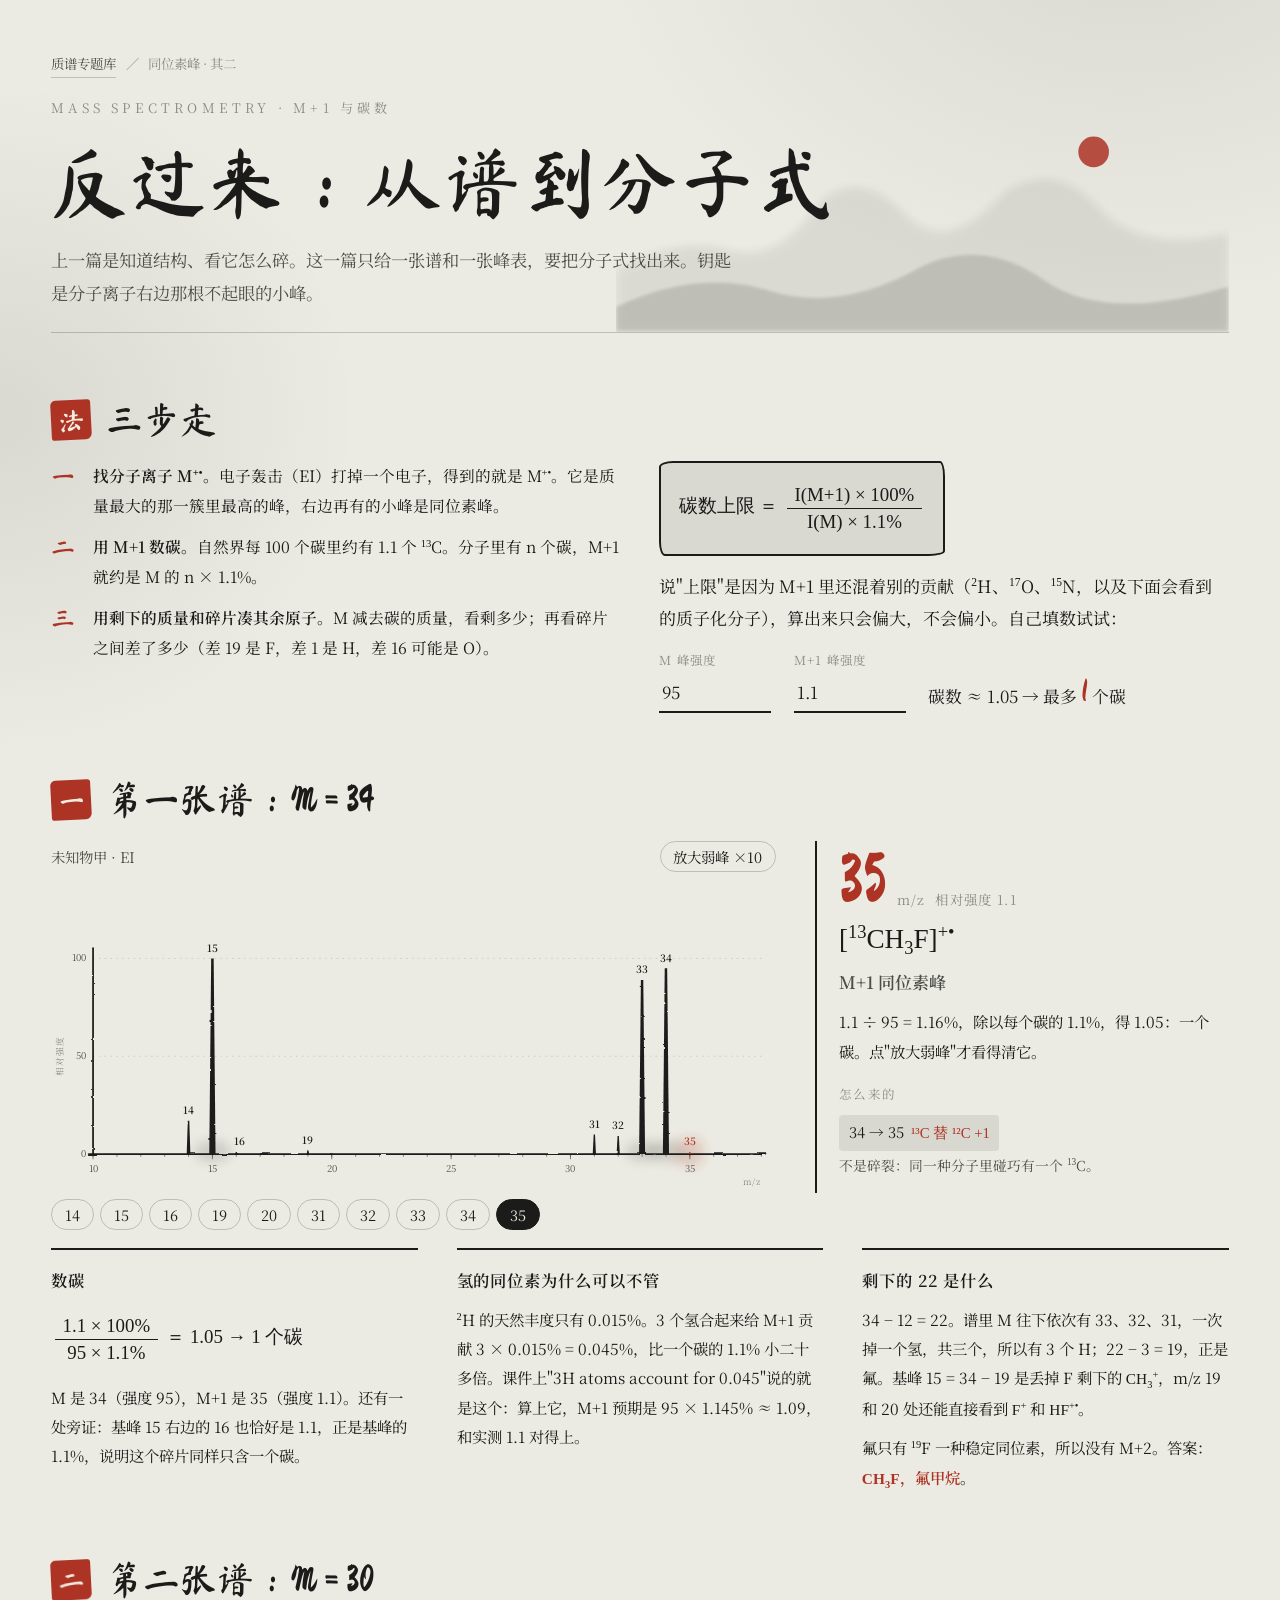
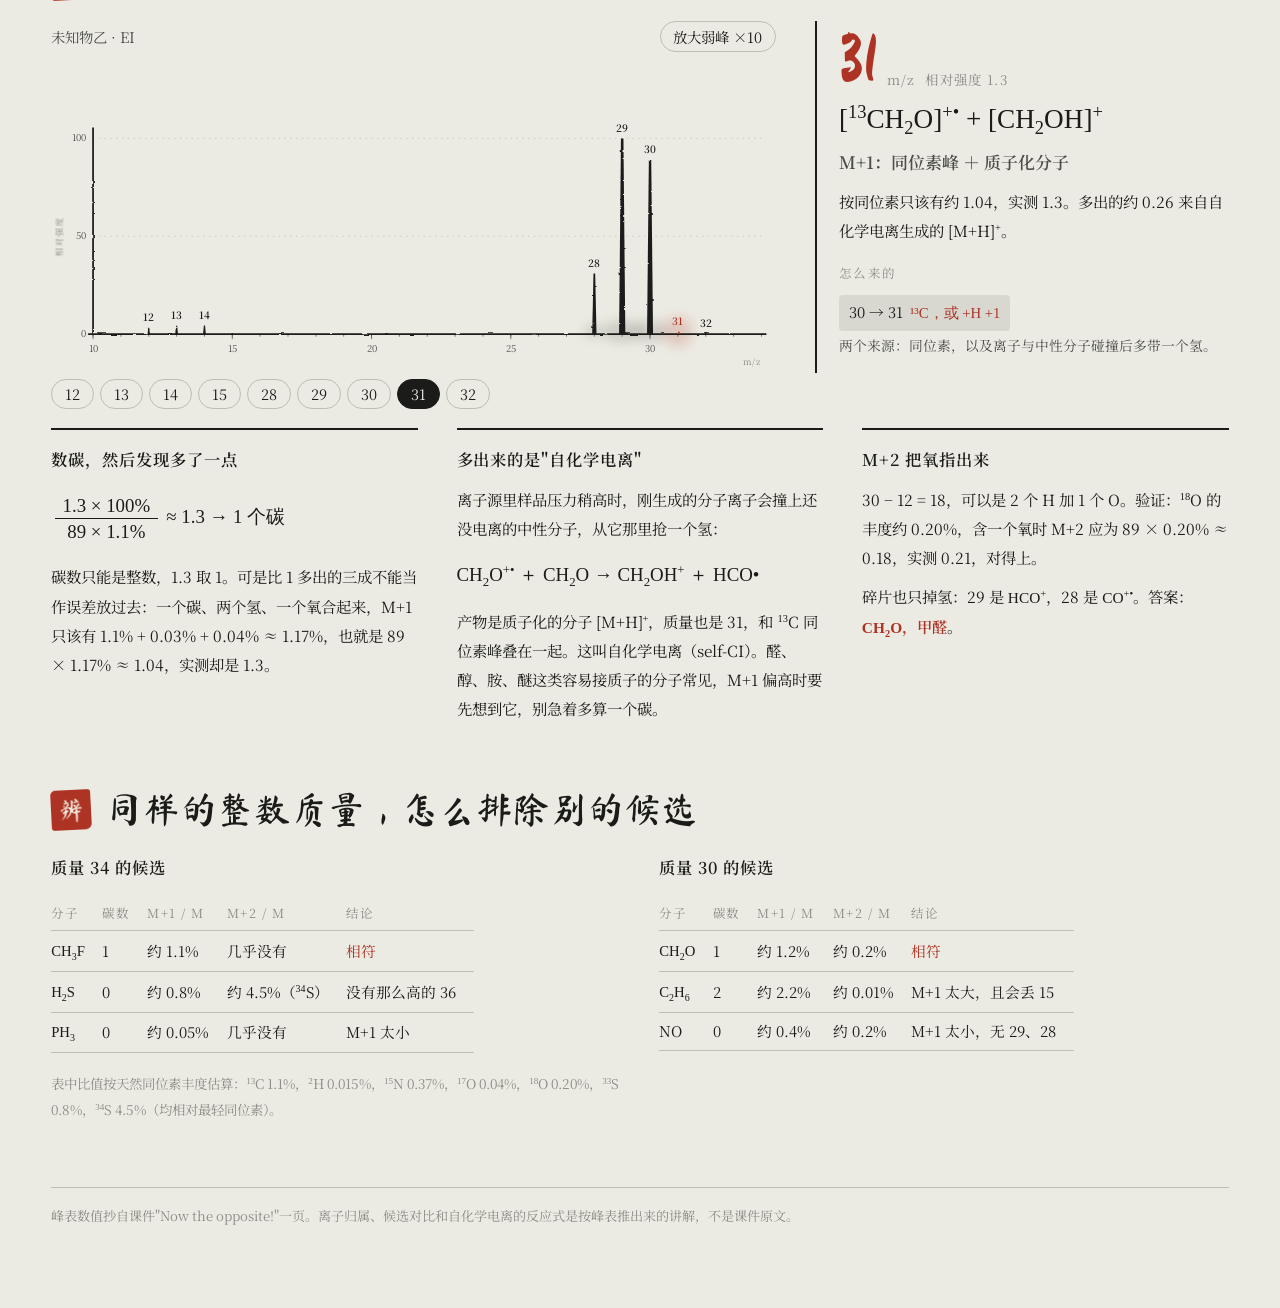
<file: topics/formula-from-spectrum/index.html>
<!doctype html>
<html lang="zh-CN">
<head>
<meta charset="utf-8">
<meta name="viewport" content="width=device-width, initial-scale=1, viewport-fit=cover">
<meta name="description" content="水墨风格讲解：从质谱反推分子式。用 M+1 峰估碳数，以氟甲烷和甲醛为例，并解释甲醛 M+1 偏高的自化学电离。">
<title>反过来：从谱到分子式 · 质谱专题库</title>
<style data-inline="ink.css">
@import url("https://fonts.googleapis.com/css2?family=Ma+Shan+Zheng&family=Noto+Serif+SC:wght@400;600;900&display=swap");

/* 布局：横幅长卷。宽屏下谱图居左为主景，题跋（峰的解读）居右；窄屏退成单栏。 */
:root {
  --paper: #ecebe3;
  --paper-deep: #e1dfd4;
  --ink: #1b1c1a;
  --ink-soft: #4c4e4a;
  --ink-pale: #8b8d86;
  --wash: rgba(27, 28, 26, .09);
  --line: rgba(27, 28, 26, .22);
  --cinnabar: #ad3324;
  --seal-text: #f3ece0;
  --brush: "Ma Shan Zheng", "STKaiti", "KaiTi", "Kaiti SC", serif;
  --serif: "Noto Serif SC", "Songti SC", "STSong", "SimSun", serif;
  --math: "STIX Two Math", "Cambria Math", "Latin Modern Math", "Times New Roman", serif;
}
@media (prefers-color-scheme: dark) {
  :root {
    --paper: #141615; --paper-deep: #1c1f1d; --ink: #dddcd2;
    --ink-soft: #b1b1a7; --ink-pale: #7d7f78; --wash: rgba(221, 220, 210, .08);
    --line: rgba(221, 220, 210, .24); --cinnabar: #d9583f;
    --seal-text: #1a1412; color-scheme: dark;
  }
}

* { box-sizing: border-box; }
[hidden] { display: none !important; }
body {
  margin: 0;
  background:
    radial-gradient(ellipse 60% 36rem at 88% -6rem, var(--wash), transparent 70%),
    radial-gradient(ellipse 40% 30rem at 0% 26rem, var(--wash), transparent 70%),
    var(--paper);
  color: var(--ink);
  font: 17px/1.9 var(--serif);
}
.scroll {
  max-width: 1480px;
  margin-inline: auto;
  padding-inline: clamp(16px, 4vw, 64px);
  padding-block: clamp(1.6rem, 4vw, 3.2rem) 5rem;
  display: flex; flex-direction: column;
  gap: clamp(2.6rem, 5vw, 4.2rem);
}
section, header { display: flex; flex-direction: column; gap: 1.15rem; min-width: 0; }
p { margin: 0; max-width: 44em; }
a { color: var(--cinnabar); }
sub, sup { font-size: .68em; line-height: 0; font-family: var(--math); }
.chem { font-family: var(--math); white-space: nowrap; }
strong { font-weight: 600; }
.red { color: var(--cinnabar); }
.num { font-variant-numeric: tabular-nums; }

/* 卷首 */
header.top { position: relative; padding-bottom: 1.4rem; border-bottom: 1px solid var(--line); }
header.top > * { position: relative; z-index: 1; }
header.top > svg.hills {
  position: absolute; z-index: 0; right: 0; bottom: 0;
  width: min(52%, 640px); height: auto; pointer-events: none;
}
.hills .far { fill: var(--ink); opacity: .08; }
.hills .near { fill: var(--ink); opacity: .14; }
.hills .sun { fill: var(--cinnabar); opacity: .85; }
.crumbs { font-size: .84rem; color: var(--ink-pale); display: flex; gap: .6rem; flex-wrap: wrap; }
.crumbs a { color: var(--ink-soft); text-decoration: none; border-bottom: 1px solid var(--line); }
.crumbs a:hover { color: var(--cinnabar); }
.eyebrow { font-size: .82rem; letter-spacing: .32em; color: var(--ink-pale); }
h1 {
  font-family: var(--brush); font-weight: 400;
  font-size: clamp(2.6rem, 6vw, 4.8rem); line-height: 1.12;
  margin: 0; letter-spacing: .02em; text-wrap: balance;
}
.lede { font-size: 1.08rem; color: var(--ink-soft); max-width: 40em; }

/* 章节题签：朱印 + 行楷 */
.head { display: flex; align-items: center; gap: .9rem; }
.seal {
  flex: none; width: 2.5rem; height: 2.5rem;
  display: grid; place-items: center;
  background: var(--cinnabar); color: var(--seal-text);
  font-family: var(--brush); font-size: 1.65rem; line-height: 1;
  border-radius: 5px 3px 6px 3px; transform: rotate(-3deg);
}
h2 { font-family: var(--brush); font-weight: 400; font-size: clamp(1.7rem, 3vw, 2.3rem); line-height: 1.25; margin: 0; }
h3 { font-size: 1.02rem; font-weight: 600; margin: 0; letter-spacing: .06em; }
h4 { font-size: .78rem; font-weight: 400; letter-spacing: .2em; color: var(--ink-pale); margin: .5rem 0 0; }

/* 主景：谱图 + 题跋 */
.stage {
  display: grid;
  grid-template-columns: minmax(0, 1.75fr) minmax(300px, 1fr);
  gap: 1.2rem clamp(1.5rem, 3vw, 3rem);
  align-items: start;
}
.plot { display: flex; flex-direction: column; gap: .7rem; min-width: 0; }
.plot-bar { display: flex; flex-wrap: wrap; gap: .5rem 1rem; align-items: center; justify-content: space-between; }
.plot-title { font-size: .9rem; color: var(--ink-soft); }
.spec svg { display: block; width: 100%; height: auto; overflow: visible; }
.spec text { font-family: var(--serif); fill: var(--ink-soft); font-size: 13px; font-variant-numeric: tabular-nums; }
.spec .axis { stroke: var(--ink); stroke-width: 2.4; stroke-linecap: round; fill: none; }
.spec .tick { stroke: var(--ink-soft); stroke-width: 1; }
.spec .grid { stroke: var(--line); stroke-width: 1; stroke-dasharray: 2 6; }
.spec .axis-name { fill: var(--ink-pale); font-size: 12px; letter-spacing: .12em; }
.spec .stick { fill: var(--ink); }
.spec .stick.clipped { opacity: .5; }
.spec .stick.on { fill: var(--cinnabar); opacity: 1; }
.spec .stick.kin { fill: var(--ink); }
.spec .ghost { stroke: var(--ink-pale); stroke-width: 1.6; stroke-dasharray: 4 5; fill: none; }
.spec .ghost.on { stroke: var(--cinnabar); }
.spec .bleed { fill: var(--ink); opacity: .13; }
.spec .halo { fill: var(--cinnabar); opacity: .2; }
.spec .lab { fill: var(--ink); font-size: 14px; font-weight: 600; text-anchor: middle; }
.spec .lab.on { fill: var(--cinnabar); }
.spec .hov { fill: var(--ink); font-size: 12.5px; text-anchor: middle; paint-order: stroke; stroke: var(--paper); stroke-width: 5px; stroke-linejoin: round; }
.spec .arc { fill: none; stroke-width: 1.5; stroke-linecap: round; }
.spec .arc.in { stroke: var(--cinnabar); }
.spec .arc.out { stroke: var(--ink-soft); stroke-dasharray: 5 5; }
.spec .arc-t { font-family: var(--math); font-size: 14px; text-anchor: middle; paint-order: stroke; stroke: var(--paper); stroke-width: 5px; stroke-linejoin: round; }
.spec .arc-t.in { fill: var(--cinnabar); }
.spec .arc-t.out { fill: var(--ink-soft); }
.spec .mk-in { fill: var(--cinnabar); }
.spec .mk-out { fill: var(--ink-soft); }
.spec .hit { fill: transparent; cursor: pointer; }

.chips { display: flex; flex-wrap: wrap; gap: .4rem; }
.chips button, .toggle, .node {
  font: inherit; font-size: .9rem; line-height: 1.2; font-variant-numeric: tabular-nums;
  color: var(--ink); background: transparent;
  border: 1px solid var(--line); border-radius: 999px;
  padding: .36rem .8rem; cursor: pointer;
}
.chips button:hover, .toggle:hover, .node:hover { border-color: var(--ink); }
.chips button[aria-pressed="true"], .toggle[aria-pressed="true"] { background: var(--ink); color: var(--paper); border-color: var(--ink); }
button:focus-visible, input:focus-visible, a:focus-visible { outline: 2px solid var(--cinnabar); outline-offset: 3px; }
.hint { font-size: .84rem; color: var(--ink-pale); }

/* 题跋：选中峰的解读 */
.panel {
  display: flex; flex-direction: column; gap: .55rem;
  border-left: 2px solid var(--ink);
  padding: .3rem 0 .6rem 1.4rem;
  min-height: 22rem;
}
.p-mz { display: flex; align-items: baseline; gap: .6rem; flex-wrap: wrap; }
.p-mz b { font-family: var(--brush); font-weight: 400; font-size: 4.2rem; line-height: 1; color: var(--cinnabar); }
.p-mz span { font-size: .84rem; color: var(--ink-pale); letter-spacing: .1em; }
.p-ion { font-family: var(--math); font-size: 1.7rem; line-height: 1.3; }
.p-name { color: var(--ink-soft); font-weight: 600; }
.panel p { font-size: .96rem; max-width: none; }
.p-links { display: flex; flex-direction: column; gap: .45rem; }
.p-links div { display: flex; flex-direction: column; gap: .15rem; }
.p-links button {
  align-self: flex-start; font: inherit; font-size: .92rem; color: var(--ink);
  background: var(--wash); border: 0; border-radius: 4px; padding: .2rem .6rem; cursor: pointer;
  font-variant-numeric: tabular-nums;
}
.p-links button:hover { color: var(--cinnabar); }
.p-links button em { font-style: normal; color: var(--cinnabar); margin-left: .5em; }
.p-links small { font-size: .86rem; color: var(--ink-soft); line-height: 1.7; }

/* 卡片栅格 */
.cards { display: grid; grid-template-columns: repeat(auto-fit, minmax(300px, 1fr)); gap: 1.8rem clamp(1.5rem, 3vw, 3rem); }
.card { display: flex; flex-direction: column; gap: .6rem; border-top: 2px solid var(--ink); padding-top: .9rem; min-width: 0; }
.card p, .card li { font-size: .96rem; }
.card ul { margin: 0; padding-left: 1.2em; display: flex; flex-direction: column; gap: .3rem; }
.two { display: grid; grid-template-columns: repeat(auto-fit, minmax(380px, 1fr)); gap: 1.8rem clamp(1.5rem, 3vw, 3rem); align-items: start; }
.two > div { display: flex; flex-direction: column; gap: .9rem; min-width: 0; }

.steps { margin: 0; padding: 0; list-style: none; counter-reset: s; display: flex; flex-direction: column; gap: .7rem; max-width: 46em; }
.steps li { counter-increment: s; display: grid; grid-template-columns: 2.2rem minmax(0, 1fr); gap: .4rem; font-size: .98rem; }
.steps li::before { content: counter(s, cjk-ideographic); font-family: var(--brush); font-size: 1.5rem; line-height: 1.25; color: var(--cinnabar); }

/* 碎裂路径 */
.flows { display: flex; flex-direction: column; gap: .9rem; }
.flow { display: flex; flex-wrap: wrap; align-items: center; gap: .5rem .6rem; }
.flow .tag { font-size: .84rem; color: var(--ink-pale); width: 7.5em; flex: none; }
.node { border-radius: 6px 3px 7px 3px; border-color: var(--ink); padding: .3rem .7rem; font-weight: 600; font-size: 1rem; }
.node small { font-weight: 400; font-size: .78rem; color: var(--ink-soft); margin-left: .45em; font-family: var(--math); }
.node:hover { color: var(--cinnabar); border-color: var(--cinnabar); }
.arrow { font-size: .82rem; color: var(--ink-soft); white-space: nowrap; }
.arrow::after { content: " ⟶"; color: var(--ink-pale); }

/* 式子与表 */
.eq { font-family: var(--math); font-size: 1.18rem; line-height: 1.5; padding: .5rem 0; overflow-x: auto; white-space: nowrap; }
.frac { display: inline-flex; flex-direction: column; vertical-align: middle; text-align: center; line-height: 1.35; margin: 0 .2em; }
.frac > span:first-child { border-bottom: 1px solid currentColor; padding: 0 .4em; }
.frac > span:last-child { padding: 0 .4em; }
.boxed {
  border: 2px solid var(--ink); border-radius: 14px 5px 16px 6px / 6px 15px 5px 14px;
  padding: .7rem 1.1rem; background: var(--wash); align-self: flex-start; max-width: 100%;
}
.tbl-wrap { overflow-x: auto; }
table { border-collapse: collapse; font-size: .92rem; font-variant-numeric: tabular-nums; }
th, td { text-align: left; padding: .3rem 1.1rem .3rem 0; border-bottom: 1px solid var(--line); white-space: nowrap; }
th { font-weight: 400; font-size: .78rem; letter-spacing: .12em; color: var(--ink-pale); }
td.r, th.r { text-align: right; }
.peak-table { column-width: 15rem; column-gap: 2.5rem; }
.peak-table table { width: 100%; break-inside: auto; }
.peak-table tr { break-inside: avoid; }
.peak-table td button { font: inherit; color: var(--ink); background: none; border: 0; padding: 0; cursor: pointer; border-bottom: 1px solid var(--line); font-weight: 600; }
.peak-table td button:hover { color: var(--cinnabar); }
.peak-table td.ion { font-family: var(--math); color: var(--ink-soft); }
details summary { cursor: pointer; font-size: .9rem; color: var(--ink-soft); }
details[open] summary { margin-bottom: .8rem; }

/* 碳数小算盘 */
.calc { display: flex; flex-wrap: wrap; gap: .8rem 1.4rem; align-items: flex-end; }
.calc label { display: flex; flex-direction: column; gap: .2rem; font-size: .78rem; letter-spacing: .1em; color: var(--ink-pale); }
.calc input {
  font: inherit; font-size: 1.05rem; width: 7rem; color: var(--ink);
  background: transparent; border: 0; border-bottom: 2px solid var(--ink); padding: .1rem .2rem; border-radius: 0;
}
.calc output { font-size: 1.05rem; }
.calc output b { font-family: var(--brush); font-weight: 400; font-size: 2rem; color: var(--cinnabar); line-height: 1; }

/* 结构小画 */
.mol svg { display: block; width: 100%; max-width: 21rem; height: auto; }
.mol .bond { stroke: var(--ink); stroke-width: 2.2; stroke-linecap: round; fill: none; }
.mol .cut { stroke: var(--cinnabar); stroke-width: 2; stroke-linecap: round; fill: none; }
.mol text { font-family: var(--serif); font-size: 13px; fill: var(--ink); }
.mol text.c { fill: var(--cinnabar); font-weight: 600; }
.formula { font-family: var(--math); font-size: 1.9rem; line-height: 1.4; }
.formula .cut { color: var(--cinnabar); margin: 0 .12em; }

/* 同位素小柱 */
.iso { display: flex; gap: 2rem; flex-wrap: wrap; align-items: flex-end; }
.iso figure { margin: 0; display: flex; flex-direction: column; gap: .3rem; align-items: center; }
.iso .bars { display: flex; gap: 7px; align-items: flex-end; height: 84px; border-bottom: 2px solid var(--ink); padding: 0 6px; }
.iso .bars i { width: 7px; background: var(--ink); border-radius: 3px 3px 0 0; }
.iso figcaption { font-size: .8rem; color: var(--ink-soft); text-align: center; line-height: 1.5; }

footer { font-size: .82rem; color: var(--ink-pale); border-top: 1px solid var(--line); padding-top: 1rem; }
footer p { max-width: 60em; }

/* 合订本：顶部标签 */
.tabs {
  position: sticky; top: 0; z-index: 10;
  display: flex; flex-wrap: wrap; align-items: center; gap: .3rem 1.6rem;
  padding: .55rem clamp(16px, 4vw, 64px);
  background: var(--paper); border-bottom: 1px solid var(--line);
}
.tabs .brand { font-family: var(--brush); font-size: 1.5rem; line-height: 1; margin-right: auto; }
.tabs button {
  font: inherit; font-size: .95rem; color: var(--ink-soft); background: none; cursor: pointer;
  border: 0; border-bottom: 2px solid transparent; padding: .35rem .1rem; display: flex; align-items: baseline; gap: .5rem;
}
.tabs button i { font-family: var(--brush); font-style: normal; font-size: 1.15rem; color: var(--ink-pale); }
.tabs button:hover { color: var(--ink); }
.tabs button[aria-selected="true"] { color: var(--ink); font-weight: 600; border-bottom-color: var(--cinnabar); }
.tabs button[aria-selected="true"] i { color: var(--cinnabar); }

/* 目录页 */
.topic-grid { display: grid; grid-template-columns: repeat(auto-fit, minmax(340px, 1fr)); gap: 0 clamp(2rem, 4vw, 4rem); }
.topic { display: flex; flex-direction: column; gap: .35rem; padding-block: 1.3rem; border-top: 1px solid var(--line); }
.topic .no { font-family: var(--brush); font-size: 1.5rem; color: var(--cinnabar); line-height: 1; }
.topic a.title { color: var(--ink); font-size: 1.3rem; font-weight: 600; text-decoration: none; }
.topic a.title:hover { color: var(--cinnabar); }
.topic p { color: var(--ink-soft); font-size: .95rem; }
.topic .meta { font-size: .82rem; color: var(--ink-pale); }

@media (max-width: 980px) {
  .stage { grid-template-columns: minmax(0, 1fr); }
  .panel { min-height: 0; }
  .two { grid-template-columns: minmax(0, 1fr); }
  header.top > svg.hills { width: 70%; opacity: .7; }
  .flow .tag { width: 100%; }
}
</style>
</head>
<body>
<div class="scroll">

<header class="top">
  <div class="crumbs"><a href="../../index.html">质谱专题库</a><span>／</span><span>同位素峰 · 其二</span></div>
  <div class="eyebrow">MASS SPECTROMETRY · M+1 与碳数</div>
  <h1>反过来：从谱到分子式</h1>
  <p class="lede">上一篇是知道结构、看它怎么碎。这一篇只给一张谱和一张峰表，要把分子式找出来。钥匙是分子离子右边那根不起眼的小峰。</p>
</header>

<section aria-labelledby="h-way">
  <div class="head"><span class="seal" aria-hidden="true">法</span><h2 id="h-way">三步走</h2></div>
  <div class="two">
    <div>
      <ol class="steps">
        <li><span><strong>找分子离子 M<sup>+•</sup>。</strong>电子轰击（EI）打掉一个电子，得到的就是 M<sup>+•</sup>。它是质量最大的那一簇里最高的峰，右边再有的小峰是同位素峰。</span></li>
        <li><span><strong>用 M+1 数碳。</strong>自然界每 100 个碳里约有 1.1 个 <sup>13</sup>C。分子里有 n 个碳，M+1 就约是 M 的 n × 1.1%。</span></li>
        <li><span><strong>用剩下的质量和碎片凑其余原子。</strong>M 减去碳的质量，看剩多少；再看碎片之间差了多少（差 19 是 F，差 1 是 H，差 16 可能是 O）。</span></li>
      </ol>
    </div>
    <div>
      <div class="boxed">
        <div class="eq">碳数上限 ＝ <span class="frac"><span>I(M+1) × 100%</span><span>I(M) × 1.1%</span></span></div>
      </div>
      <p>说"上限"是因为 M+1 里还混着别的贡献（<sup>2</sup>H、<sup>17</sup>O、<sup>15</sup>N，以及下面会看到的质子化分子），算出来只会偏大，不会偏小。自己填数试试：</p>
      <div id="calc"></div>
    </div>
  </div>
</section>

<section aria-labelledby="h-a">
  <div class="head"><span class="seal" aria-hidden="true">一</span><h2 id="h-a">第一张谱：M = 34</h2></div>
  <div class="stage">
    <div class="plot">
      <div class="plot-bar">
        <span class="plot-title">未知物甲 · EI</span>
        <button type="button" class="toggle" id="zoomA" aria-pressed="false">放大弱峰 ×10</button>
      </div>
      <div class="spec" id="specA"></div>
      <div class="chips" id="chipsA" aria-label="选峰"></div>
    </div>
    <aside class="panel" id="panelA" aria-live="polite"></aside>
  </div>
  <div class="cards">
    <div class="card">
      <h3>数碳</h3>
      <div class="eq"><span class="frac"><span>1.1 × 100%</span><span>95 × 1.1%</span></span> ＝ 1.05 → 1 个碳</div>
      <p>M 是 34（强度 95），M+1 是 35（强度 1.1）。还有一处旁证：基峰 15 右边的 16 也恰好是 1.1，正是基峰的 1.1%，说明这个碎片同样只含一个碳。</p>
    </div>
    <div class="card">
      <h3>氢的同位素为什么可以不管</h3>
      <p><sup>2</sup>H 的天然丰度只有 0.015%。3 个氢合起来给 M+1 贡献 3 × 0.015% = 0.045%，比一个碳的 1.1% 小二十多倍。课件上"3H atoms account for 0.045"说的就是这个：算上它，M+1 预期是 95 × 1.145% ≈ 1.09，和实测 1.1 对得上。</p>
    </div>
    <div class="card">
      <h3>剩下的 22 是什么</h3>
      <p>34 − 12 = 22。谱里 M 往下依次有 33、32、31，一次掉一个氢，共三个，所以有 3 个 H；22 − 3 = 19，正是氟。基峰 15 = 34 − 19 是丢掉 F 剩下的 <span data-f>CH3^+</span>，m/z 19 和 20 处还能直接看到 <span data-f>F^+</span> 和 <span data-f>HF^+•</span>。</p>
      <p>氟只有 <sup>19</sup>F 一种稳定同位素，所以没有 M+2。答案：<strong class="red"><span data-f>CH3F</span>，氟甲烷</strong>。</p>
    </div>
  </div>
</section>

<section aria-labelledby="h-b">
  <div class="head"><span class="seal" aria-hidden="true">二</span><h2 id="h-b">第二张谱：M = 30</h2></div>
  <div class="stage">
    <div class="plot">
      <div class="plot-bar">
        <span class="plot-title">未知物乙 · EI</span>
        <button type="button" class="toggle" id="zoomB" aria-pressed="false">放大弱峰 ×10</button>
      </div>
      <div class="spec" id="specB"></div>
      <div class="chips" id="chipsB" aria-label="选峰"></div>
    </div>
    <aside class="panel" id="panelB" aria-live="polite"></aside>
  </div>
  <div class="cards">
    <div class="card">
      <h3>数碳，然后发现多了一点</h3>
      <div class="eq"><span class="frac"><span>1.3 × 100%</span><span>89 × 1.1%</span></span> ≈ 1.3 → 1 个碳</div>
      <p>碳数只能是整数，1.3 取 1。可是比 1 多出的三成不能当作误差放过去：一个碳、两个氢、一个氧合起来，M+1 只该有 1.1% + 0.03% + 0.04% ≈ 1.17%，也就是 89 × 1.17% ≈ 1.04，实测却是 1.3。</p>
    </div>
    <div class="card">
      <h3>多出来的是"自化学电离"</h3>
      <p>离子源里样品压力稍高时，刚生成的分子离子会撞上还没电离的中性分子，从它那里抢一个氢：</p>
      <div class="eq"><span data-f>CH2O^+•</span> ＋ <span data-f>CH2O</span> → <span data-f>CH2OH^+</span> ＋ HCO•</div>
      <p>产物是质子化的分子 [M+H]<sup>+</sup>，质量也是 31，和 <sup>13</sup>C 同位素峰叠在一起。这叫自化学电离（self-CI）。醛、醇、胺、醚这类容易接质子的分子常见，M+1 偏高时要先想到它，别急着多算一个碳。</p>
    </div>
    <div class="card">
      <h3>M+2 把氧指出来</h3>
      <p>30 − 12 = 18，可以是 2 个 H 加 1 个 O。验证：<sup>18</sup>O 的丰度约 0.20%，含一个氧时 M+2 应为 89 × 0.20% ≈ 0.18，实测 0.21，对得上。</p>
      <p>碎片也只掉氢：29 是 <span data-f>HCO^+</span>，28 是 <span data-f>CO^+•</span>。答案：<strong class="red"><span data-f>CH2O</span>，甲醛</strong>。</p>
    </div>
  </div>
</section>

<section aria-labelledby="h-rule">
  <div class="head"><span class="seal" aria-hidden="true">辨</span><h2 id="h-rule">同样的整数质量，怎么排除别的候选</h2></div>
  <div class="two">
    <div>
      <h3>质量 34 的候选</h3>
      <div class="tbl-wrap"><table>
        <thead><tr><th>分子</th><th>碳数</th><th>M+1 / M</th><th>M+2 / M</th><th>结论</th></tr></thead>
        <tbody>
          <tr><td data-f>CH3F</td><td>1</td><td>约 1.1%</td><td>几乎没有</td><td class="red">相符</td></tr>
          <tr><td data-f>H2S</td><td>0</td><td>约 0.8%</td><td>约 4.5%（<sup>34</sup>S）</td><td>没有那么高的 36</td></tr>
          <tr><td data-f>PH3</td><td>0</td><td>约 0.05%</td><td>几乎没有</td><td>M+1 太小</td></tr>
        </tbody>
      </table></div>
    </div>
    <div>
      <h3>质量 30 的候选</h3>
      <div class="tbl-wrap"><table>
        <thead><tr><th>分子</th><th>碳数</th><th>M+1 / M</th><th>M+2 / M</th><th>结论</th></tr></thead>
        <tbody>
          <tr><td data-f>CH2O</td><td>1</td><td>约 1.2%</td><td>约 0.2%</td><td class="red">相符</td></tr>
          <tr><td data-f>C2H6</td><td>2</td><td>约 2.2%</td><td>约 0.01%</td><td>M+1 太大，且会丢 15</td></tr>
          <tr><td>NO</td><td>0</td><td>约 0.4%</td><td>约 0.2%</td><td>M+1 太小，无 29、28</td></tr>
        </tbody>
      </table></div>
    </div>
  </div>
  <p class="hint">表中比值按天然同位素丰度估算：<sup>13</sup>C 1.1%，<sup>2</sup>H 0.015%，<sup>15</sup>N 0.37%，<sup>17</sup>O 0.04%，<sup>18</sup>O 0.20%，<sup>33</sup>S 0.8%，<sup>34</sup>S 4.5%（均相对最轻同位素）。</p>
</section>

<footer>
  <p>峰表数值抄自课件"Now the opposite!"一页。离子归属、候选对比和自化学电离的反应式是按峰表推出来的讲解，不是课件原文。</p>
</footer>
</div>

<script data-inline="spectrum.js">
/* 水墨质谱图：棒图、选峰题跋、丢失弧线、弱峰放大、碳数小算盘。无依赖。 */
(function () {
  const NS = 'http://www.w3.org/2000/svg';
  const registry = {};
  let uid = 0;

  function svg(tag, attrs, parent) {
    const e = document.createElementNS(NS, tag);
    for (const k in attrs) e.setAttribute(k, attrs[k]);
    if (parent) parent.appendChild(e);
    return e;
  }

  // 'C7H7^+' → C<sub>7</sub>H<sub>7</sub><sup>+</sup>；'{13}C' → <sup>13</sup>C
  function f(s) {
    return '<span class="chem">' + String(s)
      .replace(/\{(\d+)\}/g, '<sup>$1</sup>')
      .replace(/([A-Za-z)\]])(\d+)/g, '$1<sub>$2</sub>')
      .replace(/\^(\S+)/g, '<sup>$1</sup>') + '</span>';
  }
  // 正文里的 Unicode 上下标换成真正的 sub / sup，避免中文字体把它们撑宽
  const SUB = '₀₁₂₃₄₅₆₇₈₉', SUP = '⁰¹²³⁴⁵⁶⁷⁸⁹⁺⁻', SUPV = '0123456789+−';
  function uni(s) {
    return String(s)
      .replace(/[₀-₉]+/g, (t) => '<sub>' + [...t].map((c) => SUB.indexOf(c)).join('') + '</sub>')
      .replace(/[⁰¹²³⁴-⁹⁺⁻]+•?/g, (t) => '<sup>' + [...t].map((c) => (c === '•' ? c : SUPV[SUP.indexOf(c)])).join('') + '</sup>')
      .replace(/•(?![^<]*<\/sup>)/g, '<span class="chem">•</span>');
  }
  // SVG 文字里的化学式：字母后的数字降为下标
  function svgChem(t, s) {
    String(s).split(/(?<=[A-Za-z])(\d+)/).forEach((part, i) => {
      if (!part) return;
      const ts = svg('tspan', i % 2 ? { 'font-size': '9.5', dy: 3 } : (i ? { dy: -3 } : {}), t);
      ts.textContent = part;
    });
  }
  const num = (v) => String(v);

  function mount(cfg) {
    const host = document.querySelector(cfg.el);
    const panel = document.querySelector(cfg.panel);
    const chips = cfg.chips ? document.querySelector(cfg.chips) : null;
    const table = cfg.table ? document.querySelector(cfg.table) : null;
    const zoomBtn = cfg.zoom ? document.querySelector(cfg.zoom) : null;
    const id = ++uid;
    const W = 1000, H = cfg.height || 480;
    const m = { l: 58, r: 20, t: 104, b: 46 };
    const [x0, x1] = cfg.range;
    const peaks = cfg.peaks.slice().sort((a, b) => a.mz - b.mz);
    const links = cfg.links || [];
    const byMz = {};
    peaks.forEach((p) => { byMz[p.mz] = p; });
    const base = H - m.b;
    const unit = (W - m.l - m.r) / (x1 - x0);
    const X = (mz) => m.l + (mz - x0) * unit;
    let ymax = 100, current = null;
    let root, arcLayer, haloLayer, hov;

    const Y = (I) => base - (Math.min(I, ymax) / ymax) * (base - m.t);
    const top = (p) => (p.ghost ? Y(ymax * 0.16) : Math.min(Y(p.I), base - 1.5));

    function draw() {
      host.innerHTML = '';
      root = svg('svg', { viewBox: `0 0 ${W} ${H}`, role: 'img', 'aria-label': cfg.title || '质谱图' }, host);
      const defs = svg('defs', {}, root);
      const rough = svg('filter', { id: `rough${id}`, filterUnits: 'userSpaceOnUse', x: 0, y: 0, width: W, height: H }, defs);
      svg('feTurbulence', { type: 'fractalNoise', baseFrequency: '0.04 0.16', numOctaves: 2, seed: 4 + id, result: 'n' }, rough);
      svg('feDisplacementMap', { in: 'SourceGraphic', in2: 'n', scale: 3, xChannelSelector: 'R', yChannelSelector: 'G' }, rough);
      const blur = svg('filter', { id: `blur${id}`, filterUnits: 'userSpaceOnUse', x: 0, y: 0, width: W, height: H }, defs);
      svg('feGaussianBlur', { stdDeviation: 7 }, blur);
      ['in', 'out'].forEach((k) => {
        const mk = svg('marker', { id: `mk-${k}${id}`, viewBox: '0 0 10 10', refX: 8, refY: 5, markerWidth: 7, markerHeight: 7, orient: 'auto-start-reverse' }, defs);
        svg('path', { d: 'M0 1 L9 5 L0 9 Z', class: `mk-${k}` }, mk);
      });

      // 纵轴刻度
      [0.5, 1].forEach((t) => {
        const y = Y(ymax * t);
        svg('line', { x1: m.l, x2: W - m.r, y1: y, y2: y, class: 'grid' }, root);
        svg('text', { x: m.l - 10, y: y + 4, 'text-anchor': 'end' }, root).textContent = num(ymax * t);
      });
      svg('text', { x: m.l - 10, y: base + 4, 'text-anchor': 'end' }, root).textContent = '0';
      const yn = svg('text', { x: 16, y: (base + m.t) / 2, class: 'axis-name', 'text-anchor': 'middle', transform: `rotate(-90 16 ${(base + m.t) / 2})` }, root);
      yn.textContent = ymax === 100 ? '相对强度' : `相对强度 · 放大 ${100 / ymax} 倍`;

      // 墨晕
      const bleed = svg('g', { filter: `url(#blur${id})` }, root);
      peaks.forEach((p) => {
        if (p.ghost || p.I < 20) return;
        svg('ellipse', { cx: X(p.mz), cy: base - 4, rx: 10 + p.I * 0.16, ry: 5 + p.I * 0.1, class: 'bleed' }, bleed);
      });
      haloLayer = svg('g', { filter: `url(#blur${id})` }, root);

      // 横轴
      const step = cfg.tick || 10;
      for (let v = Math.ceil(x0 / step) * step; v <= x1; v += step) {
        svg('line', { x1: X(v), x2: X(v), y1: base, y2: base + 7, class: 'tick' }, root);
        svg('text', { x: X(v), y: base + 24, 'text-anchor': 'middle' }, root).textContent = v;
      }
      if (cfg.minor) {
        for (let v = Math.ceil(x0 / cfg.minor) * cfg.minor; v <= x1; v += cfg.minor) {
          svg('line', { x1: X(v), x2: X(v), y1: base, y2: base + 3.5, class: 'tick' }, root);
        }
      }
      svg('text', { x: W - m.r, y: base + 42, 'text-anchor': 'end', class: 'axis-name' }, root).textContent = 'm/z';

      // 笔触
      const ink = svg('g', { filter: `url(#rough${id})` }, root);
      svg('path', { d: `M${m.l - 6} ${base} L${W - m.r + 6} ${base}`, class: 'axis' }, ink);
      svg('path', { d: `M${m.l} ${base} L${m.l} ${m.t - 14}`, class: 'axis', 'stroke-width': 1.6 }, ink);
      peaks.forEach((p) => {
        const x = X(p.mz), y = top(p);
        if (p.ghost) {
          p.node = svg('line', { x1: x, x2: x, y1: base, y2: y, class: 'ghost' }, root);
          return;
        }
        const w = 1.3 + 3 * Math.sqrt(Math.min(p.I, ymax) / ymax);
        p.node = svg('polygon', {
          points: `${x - w},${base} ${x - w * 0.4},${y} ${x + w * 0.4},${y} ${x + w},${base}`,
          class: 'stick' + (p.I > ymax ? ' clipped' : ''),
        }, ink);
      });

      // 峰标
      peaks.forEach((p) => {
        if (!p.lab) { p.text = null; return; }
        p.text = svg('text', { x: X(p.mz) + (p.dx || 0), y: top(p) - 9 + (p.dy || 0), class: 'lab' }, root);
        p.text.textContent = p.mz;
      });

      arcLayer = svg('g', {}, root);
      hov = svg('text', { class: 'hov', x: 0, y: 0 }, root);

      // 点击区：弱峰压在强峰之上
      const hw = Math.max(unit / 2, 4);
      peaks.slice().sort((a, b) => b.I - a.I).forEach((p) => {
        const r = svg('rect', { x: X(p.mz) - hw, y: m.t - 20, width: hw * 2, height: base - m.t + 20, class: 'hit' }, root);
        r.addEventListener('click', () => select(p.mz));
        r.addEventListener('mouseenter', () => {
          hov.textContent = p.ghost ? `m/z ${p.mz} · 未出现` : `m/z ${p.mz} · ${num(p.I)}`;
          const x = Math.min(Math.max(X(p.mz), m.l + 50), W - m.r - 50);
          hov.setAttribute('x', x);
          hov.setAttribute('y', Math.max(top(p) - 28, 14));
        });
        r.addEventListener('mouseleave', () => { hov.textContent = ''; });
      });
    }

    function arcs(mz) {
      arcLayer.innerHTML = '';
      // 同位素关系（+1、+2）紧挨着，只在题跋里列出，不画弧
      const rel = links.filter((l) => (l.to === mz || l.from === mz) && l.loss.indexOf('+') < 0);
      rel.forEach((l, k) => {
        const a = byMz[l.from], b = byMz[l.to];
        if (!a || !b) return;
        const kind = l.to === mz ? 'in' : 'out';
        const xa = X(a.mz), ya = top(a) - (a.lab ? 26 : 6), xb = X(b.mz), yb = top(b) - (b.lab ? 26 : 6);
        const cy = Math.max(Math.min(ya, yb) - 54 - k * 22, 40 + (k % 3) * 30 - (ya + yb) / 2);
        const cx = (xa + xb) / 2;
        svg('path', { d: `M${xa} ${ya} Q${cx} ${cy} ${xb} ${yb}`, class: `arc ${kind}`, 'marker-end': `url(#mk-${kind}${id})` }, arcLayer);
        const ty = (ya + yb) / 4 + cy / 2 - 6;
        const t = svg('text', { x: Math.min(Math.max(cx, m.l + 60), W - m.r - 60), y: ty, class: `arc-t ${kind}` }, arcLayer);
        svgChem(t, l.loss);
      });
    }

    function renderPanel(p) {
      const origin = links.filter((l) => l.to === p.mz);
      const fate = links.filter((l) => l.from === p.mz);
      const intensity = p.ghost ? '谱图中未出现' : `相对强度 ${num(p.I)}${p.I === 100 ? ' · 基峰' : ''}`;
      const row = (l, other) => `<div><button type="button" data-go="${other}">${l.from} → ${l.to}<em>${f(l.loss)}</em></button>${l.note ? `<small>${uni(l.note)}</small>` : ''}</div>`;
      panel.innerHTML =
        `<div class="p-mz"><b class="num">${p.mz}</b><span>m/z</span><span>${intensity}</span></div>` +
        (p.ion ? `<div class="p-ion">${f(p.ion)}</div>` : '') +
        (p.name ? `<div class="p-name">${uni(p.name)}</div>` : '') +
        (p.note ? `<p>${uni(p.note)}</p>` : '') +
        (origin.length ? `<h4>怎么来的</h4><div class="p-links">${origin.map((l) => row(l, l.from)).join('')}</div>` : '') +
        (fate.length ? `<h4>还会碎成</h4><div class="p-links">${fate.map((l) => row(l, l.to)).join('')}</div>` : '');
      panel.querySelectorAll('[data-go]').forEach((b) => b.addEventListener('click', () => select(+b.dataset.go)));
    }

    function select(mz) {
      const p = byMz[mz];
      if (!p) return;
      current = mz;
      const kin = new Set();
      links.forEach((l) => { if (l.to === mz) kin.add(l.from); if (l.from === mz) kin.add(l.to); });
      peaks.forEach((q) => {
        q.node.classList.toggle('on', q.mz === mz);
        if (q.text) q.text.classList.toggle('on', q.mz === mz);
      });
      haloLayer.innerHTML = '';
      svg('circle', { cx: X(mz), cy: top(p), r: 20, class: 'halo' }, haloLayer);
      arcs(mz);
      renderPanel(p);
      if (chips) chips.querySelectorAll('button').forEach((b) => b.setAttribute('aria-pressed', String(+b.dataset.mz === mz)));
    }

    if (chips) {
      peaks.filter((p) => p.lab || p.chip).forEach((p) => {
        const b = document.createElement('button');
        b.type = 'button';
        b.dataset.mz = p.mz;
        b.textContent = p.mz;
        b.addEventListener('click', () => select(p.mz));
        chips.appendChild(b);
      });
    }
    if (table) {
      table.innerHTML = '<table><thead><tr><th>m/z</th><th class="r">相对强度</th><th>离子</th></tr></thead><tbody>' +
        peaks.filter((p) => !p.ghost).map((p) => `<tr><td><button type="button" data-mz="${p.mz}">${p.mz}</button></td><td class="r">${num(p.I)}</td><td class="ion">${p.ion ? f(p.ion) : ''}</td></tr>`).join('') +
        '</tbody></table>';
      table.querySelectorAll('button').forEach((b) => b.addEventListener('click', () => {
        select(+b.dataset.mz);
        host.scrollIntoView({ behavior: 'smooth', block: 'center' });
      }));
    }
    if (zoomBtn) {
      zoomBtn.addEventListener('click', () => {
        ymax = ymax === 100 ? (cfg.zoomTo || 10) : 100;
        zoomBtn.setAttribute('aria-pressed', String(ymax !== 100));
        draw();
        select(current);
      });
    }

    draw();
    select(cfg.start != null ? cfg.start : peaks[0].mz);
    registry[cfg.el] = { select };
    return registry[cfg.el];
  }

  // 由 M+1 / M 估碳数
  function carbonCalc(sel, init) {
    const box = document.querySelector(sel);
    box.classList.add('calc');
    box.innerHTML =
      `<label>M 峰强度<input type="number" step="any" min="0" value="${init.m}"></label>` +
      `<label>M+1 峰强度<input type="number" step="any" min="0" value="${init.m1}"></label>` +
      '<output></output>';
    const [a, b] = box.querySelectorAll('input');
    const out = box.querySelector('output');
    const run = () => {
      const M = +a.value, M1 = +b.value;
      if (!(M > 0) || !(M1 >= 0)) { out.textContent = '填两个正数'; return; }
      const n = (M1 / M) / 0.011;
      out.innerHTML = `碳数 ≈ ${n.toFixed(2)} → 最多 <b>${Math.round(n)}</b> 个碳`;
    };
    a.addEventListener('input', run);
    b.addEventListener('input', run);
    run();
  }

  function decorate() {
    document.querySelectorAll('header.top').forEach((head, i) => {
      const s = svg('svg', { viewBox: '0 0 600 220', class: 'hills', 'aria-hidden': 'true' });
      const d = svg('defs', {}, s);
      const b1 = svg('filter', { id: `hb1-${i}` }, d); svg('feGaussianBlur', { stdDeviation: 4 }, b1);
      const b2 = svg('filter', { id: `hb2-${i}` }, d); svg('feGaussianBlur', { stdDeviation: 1.6 }, b2);
      svg('circle', { cx: 468, cy: 44, r: 15, class: 'sun' }, s);
      svg('path', { d: 'M0 220 L0 160 Q60 126 110 140 T200 92 Q240 60 282 104 T380 84 Q430 52 472 98 T600 124 L600 220Z', class: 'far', filter: `url(#hb1-${i})` }, s);
      svg('path', { d: 'M0 220 L0 196 Q80 158 150 180 T300 156 Q360 128 420 170 T600 176 L600 220Z', class: 'near', filter: `url(#hb2-${i})` }, s);
      head.insertBefore(s, head.firstChild);
    });
    document.querySelectorAll('[data-f]').forEach((e) => { e.innerHTML = f(e.textContent); });
    document.querySelectorAll('[data-sel]').forEach((e) => {
      e.addEventListener('click', () => {
        const inst = registry[e.dataset.spec || '#spec'];
        if (!inst) return;
        inst.select(+e.dataset.sel);
        document.querySelector(e.dataset.spec || '#spec').scrollIntoView({ behavior: 'smooth', block: 'center' });
      });
    });
  }

  window.InkSpectrum = { mount, carbonCalc, decorate, f };
})();
</script>
<script>
InkSpectrum.carbonCalc('#calc', { m: 95, m1: 1.1 });

InkSpectrum.mount({
  el: '#specA', panel: '#panelA', chips: '#chipsA', zoom: '#zoomA',
  title: '氟甲烷的电子轰击质谱', range: [10, 38], tick: 5, minor: 1, start: 35, height: 420,
  peaks: [
    { mz: 14, I: 17, lab: 1, ion: '[CH2]^+•', note: '甲基正离子再掉一个氢。' },
    { mz: 15, I: 100, lab: 1, ion: '[CH3]^+', name: '甲基正离子 · 基峰', note: 'M − 19。34 和 15 之间差 19，没有哪种 C、H 的组合等于 19，只能是氟。' },
    { mz: 16, I: 1.1, lab: 1, dx: 4, ion: '[{13}CH3]^+', name: '基峰的同位素峰', note: '强度恰是基峰的 1.1%：这个碎片只有一个碳。和 M+1 给出的结论互相印证。' },
    { mz: 19, I: 2.0, lab: 1, ion: '[F]^+', note: '氟自己带电。氟的电离能很高，所以电荷多半留在甲基一侧，这根峰很矮。' },
    { mz: 20, I: 0.4, chip: 1, ion: '[HF]^+•', note: '重排后以 HF 形式带电，量很少。' },
    { mz: 31, I: 10, lab: 1, ion: '[CF]^+', name: 'M − 3H', note: '三个氢全掉光，只剩 C 和 F。从 34 到 31 正好三级台阶，说明分子里有三个氢。' },
    { mz: 32, I: 9.3, lab: 1, ion: '[CHF]^+•', name: 'M − 2H' },
    { mz: 33, I: 89, lab: 1, ion: '[CH2F]^+', name: 'M − H', note: '丢一个氢原子。和 M 几乎一样高，别把它当成分子离子：分子离子是这一簇里质量最大的强峰。' },
    { mz: 34, I: 95, lab: 1, ion: '[CH3F]^+•', name: '分子离子 M⁺•', note: '12 + 3 + 19 = 34。偶数质量，按氮规则不含氮（或含偶数个氮）。' },
    { mz: 35, I: 1.1, lab: 1, ion: '[{13}CH3F]^+•', name: 'M+1 同位素峰', note: '1.1 ÷ 95 = 1.16%，除以每个碳的 1.1%，得 1.05：一个碳。点"放大弱峰"才看得清它。' },
  ],
  links: [
    { from: 34, to: 35, loss: '¹³C 替 ¹²C  +1', note: '不是碎裂：同一种分子里碰巧有一个 ¹³C。' },
    { from: 34, to: 33, loss: '−H• 1' },
    { from: 34, to: 32, loss: '−2H 2' },
    { from: 34, to: 31, loss: '−3H 3' },
    { from: 34, to: 15, loss: '−F• 19', note: '断 C–F 键，电荷留在碳上。' },
    { from: 34, to: 19, loss: '−CH3• 15', note: '同一根键断开，电荷留在氟上。' },
    { from: 34, to: 20, loss: '−CH2 14' },
    { from: 15, to: 14, loss: '−H• 1' },
    { from: 15, to: 16, loss: '¹³C  +1' },
  ],
});

InkSpectrum.mount({
  el: '#specB', panel: '#panelB', chips: '#chipsB', zoom: '#zoomB',
  title: '甲醛的电子轰击质谱', range: [10, 34], tick: 5, minor: 1, start: 31, height: 420,
  peaks: [
    { mz: 12, I: 3.3, lab: 1, ion: '[C]^+' },
    { mz: 13, I: 4.3, lab: 1, ion: '[CH]^+' },
    { mz: 14, I: 4.4, lab: 1, ion: '[CH2]^+•', note: 'M − 16：丢掉氧，剩下亚甲基。' },
    { mz: 15, I: 0.07, chip: 1, ion: '[{13}CH2]^+•', note: '14 的同位素峰：4.4 × 1.1% ≈ 0.05，和实测 0.07 同一量级。这里没有真正的 CH₃⁺，说明分子里没有甲基。' },
    { mz: 28, I: 31, lab: 1, ion: '[CO]^+•', name: 'M − 2H', note: '两个氢都掉了，剩下一氧化碳正离子。' },
    { mz: 29, I: 100, lab: 1, ion: '[HCO]^+', name: '甲酰正离子 · 基峰', note: 'M − 1。醛基碳上的氢很容易丢，留下的酰基正离子由氧的孤对电子稳定。醛的谱里 M − 1 往往很显眼。' },
    { mz: 30, I: 89, lab: 1, ion: '[CH2O]^+•', name: '分子离子 M⁺•', note: '12 + 2 + 16 = 30。' },
    { mz: 31, I: 1.3, lab: 1, ion: '[{13}CH2O]^+• + [CH2OH]^+', name: 'M+1：同位素峰 ＋ 质子化分子', note: '按同位素只该有约 1.04，实测 1.3。多出的约 0.26 来自自化学电离生成的 [M+H]⁺。' },
    { mz: 32, I: 0.21, lab: 1, ion: '[CH2{18}O]^+•', name: 'M+2', note: '¹⁸O 丰度约 0.20%：89 × 0.20% ≈ 0.18，实测 0.21。有一个氧。' },
  ],
  links: [
    { from: 30, to: 31, loss: '¹³C，或 +H  +1', note: '两个来源：同位素，以及离子与中性分子碰撞后多带一个氢。' },
    { from: 30, to: 32, loss: '¹⁸O 替 ¹⁶O  +2' },
    { from: 30, to: 29, loss: '−H• 1' },
    { from: 30, to: 28, loss: '−2H 2' },
    { from: 30, to: 14, loss: '−O 16' },
    { from: 14, to: 13, loss: '−H• 1' },
    { from: 13, to: 12, loss: '−H• 1' },
  ],
});
InkSpectrum.decorate();
</script>
</body>
</html>
</file>
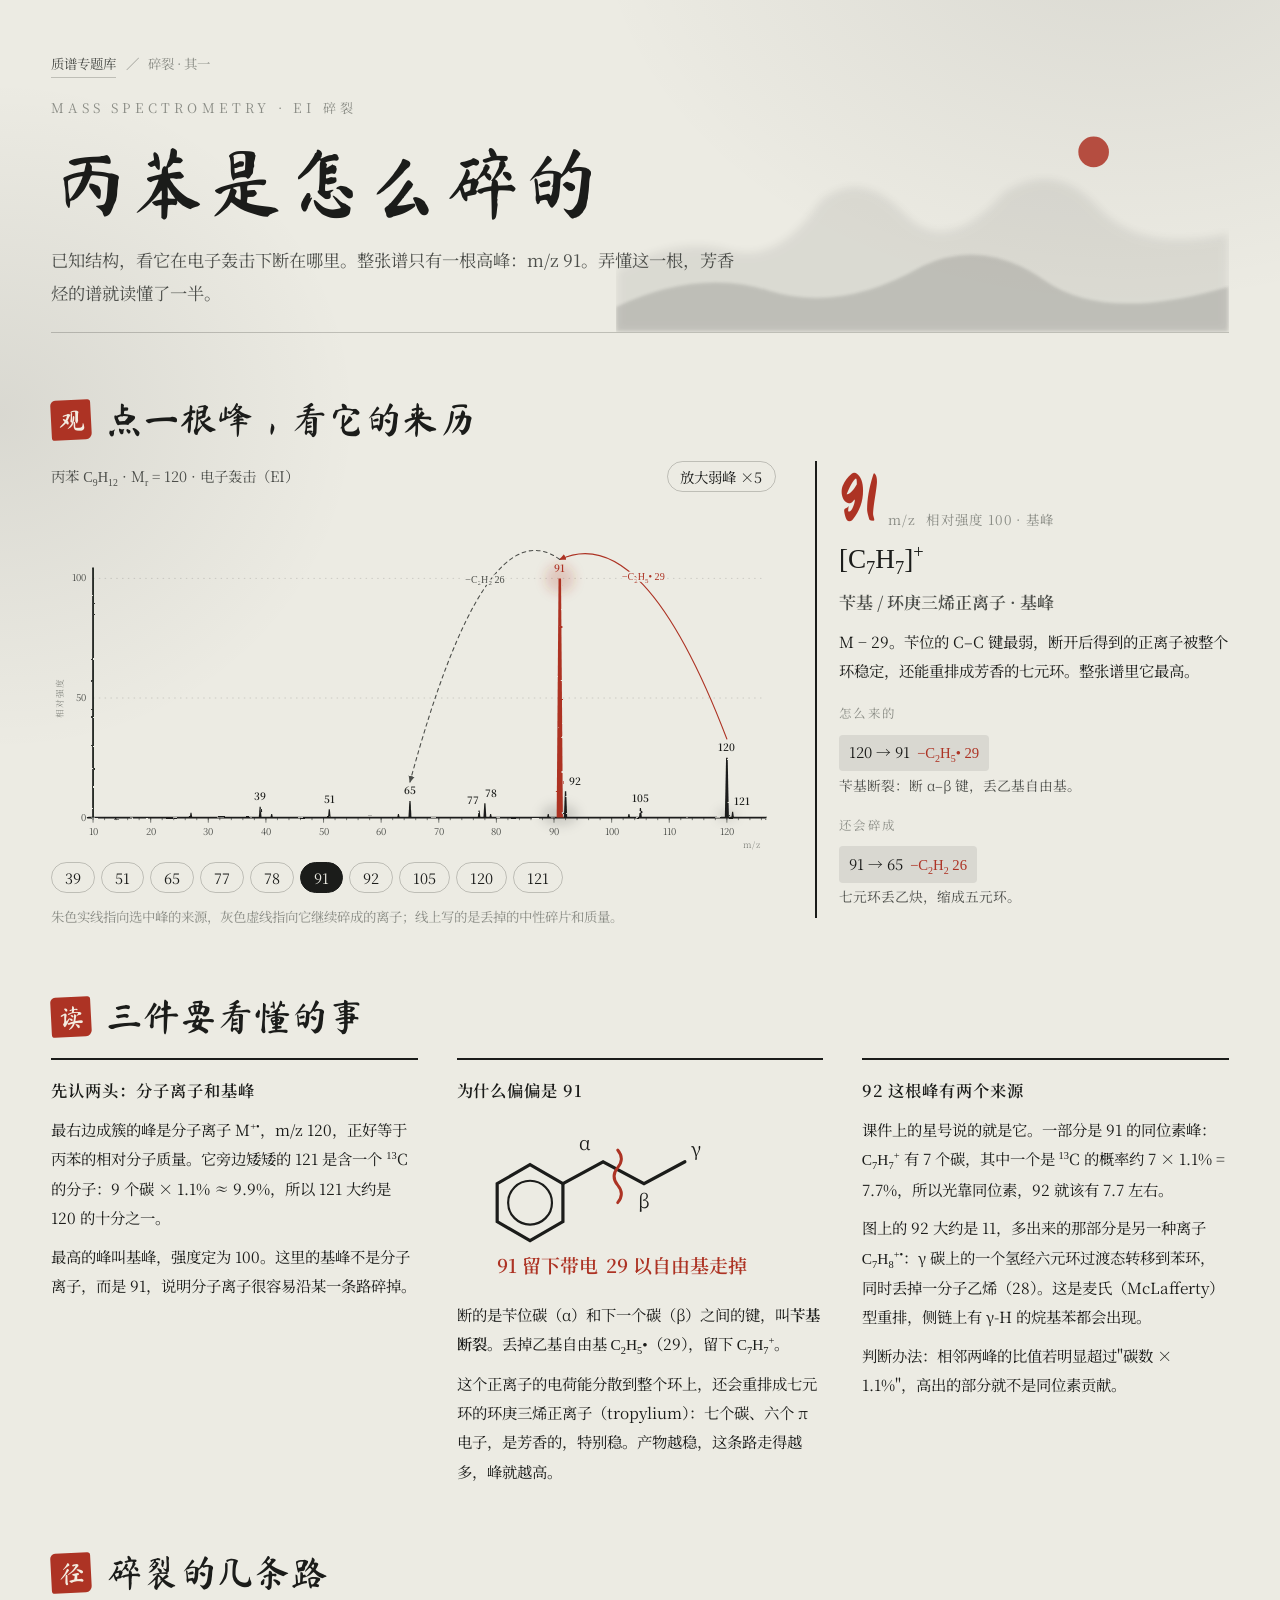
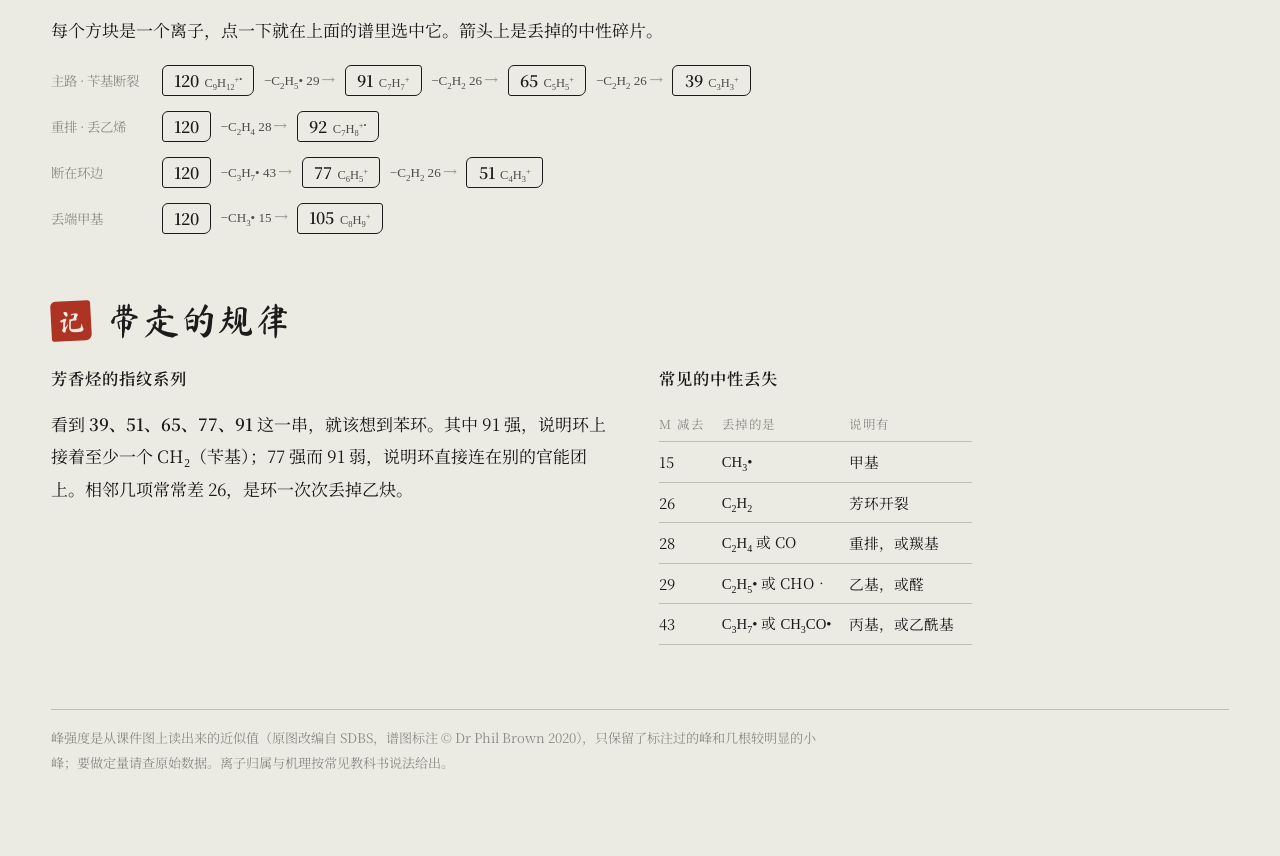
<file: topics/propylbenzene-fragmentation/index.html>
<!doctype html>
<html lang="zh-CN">
<head>
<meta charset="utf-8">
<meta name="viewport" content="width=device-width, initial-scale=1, viewport-fit=cover">
<meta name="description" content="水墨风格讲解：丙苯的电子轰击质谱，苄基断裂为什么给出 m/z 91 基峰。">
<title>丙苯的碎裂 · 质谱专题库</title>
<style data-inline="ink.css">
@import url("https://fonts.googleapis.com/css2?family=Ma+Shan+Zheng&family=Noto+Serif+SC:wght@400;600;900&display=swap");

/* 布局：横幅长卷。宽屏下谱图居左为主景，题跋（峰的解读）居右；窄屏退成单栏。 */
:root {
  --paper: #ecebe3;
  --paper-deep: #e1dfd4;
  --ink: #1b1c1a;
  --ink-soft: #4c4e4a;
  --ink-pale: #8b8d86;
  --wash: rgba(27, 28, 26, .09);
  --line: rgba(27, 28, 26, .22);
  --cinnabar: #ad3324;
  --seal-text: #f3ece0;
  --brush: "Ma Shan Zheng", "STKaiti", "KaiTi", "Kaiti SC", serif;
  --serif: "Noto Serif SC", "Songti SC", "STSong", "SimSun", serif;
  --math: "STIX Two Math", "Cambria Math", "Latin Modern Math", "Times New Roman", serif;
}
@media (prefers-color-scheme: dark) {
  :root {
    --paper: #141615; --paper-deep: #1c1f1d; --ink: #dddcd2;
    --ink-soft: #b1b1a7; --ink-pale: #7d7f78; --wash: rgba(221, 220, 210, .08);
    --line: rgba(221, 220, 210, .24); --cinnabar: #d9583f;
    --seal-text: #1a1412; color-scheme: dark;
  }
}

* { box-sizing: border-box; }
[hidden] { display: none !important; }
body {
  margin: 0;
  background:
    radial-gradient(ellipse 60% 36rem at 88% -6rem, var(--wash), transparent 70%),
    radial-gradient(ellipse 40% 30rem at 0% 26rem, var(--wash), transparent 70%),
    var(--paper);
  color: var(--ink);
  font: 17px/1.9 var(--serif);
}
.scroll {
  max-width: 1480px;
  margin-inline: auto;
  padding-inline: clamp(16px, 4vw, 64px);
  padding-block: clamp(1.6rem, 4vw, 3.2rem) 5rem;
  display: flex; flex-direction: column;
  gap: clamp(2.6rem, 5vw, 4.2rem);
}
section, header { display: flex; flex-direction: column; gap: 1.15rem; min-width: 0; }
p { margin: 0; max-width: 44em; }
a { color: var(--cinnabar); }
sub, sup { font-size: .68em; line-height: 0; font-family: var(--math); }
.chem { font-family: var(--math); white-space: nowrap; }
strong { font-weight: 600; }
.red { color: var(--cinnabar); }
.num { font-variant-numeric: tabular-nums; }

/* 卷首 */
header.top { position: relative; padding-bottom: 1.4rem; border-bottom: 1px solid var(--line); }
header.top > * { position: relative; z-index: 1; }
header.top > svg.hills {
  position: absolute; z-index: 0; right: 0; bottom: 0;
  width: min(52%, 640px); height: auto; pointer-events: none;
}
.hills .far { fill: var(--ink); opacity: .08; }
.hills .near { fill: var(--ink); opacity: .14; }
.hills .sun { fill: var(--cinnabar); opacity: .85; }
.crumbs { font-size: .84rem; color: var(--ink-pale); display: flex; gap: .6rem; flex-wrap: wrap; }
.crumbs a { color: var(--ink-soft); text-decoration: none; border-bottom: 1px solid var(--line); }
.crumbs a:hover { color: var(--cinnabar); }
.eyebrow { font-size: .82rem; letter-spacing: .32em; color: var(--ink-pale); }
h1 {
  font-family: var(--brush); font-weight: 400;
  font-size: clamp(2.6rem, 6vw, 4.8rem); line-height: 1.12;
  margin: 0; letter-spacing: .02em; text-wrap: balance;
}
.lede { font-size: 1.08rem; color: var(--ink-soft); max-width: 40em; }

/* 章节题签：朱印 + 行楷 */
.head { display: flex; align-items: center; gap: .9rem; }
.seal {
  flex: none; width: 2.5rem; height: 2.5rem;
  display: grid; place-items: center;
  background: var(--cinnabar); color: var(--seal-text);
  font-family: var(--brush); font-size: 1.65rem; line-height: 1;
  border-radius: 5px 3px 6px 3px; transform: rotate(-3deg);
}
h2 { font-family: var(--brush); font-weight: 400; font-size: clamp(1.7rem, 3vw, 2.3rem); line-height: 1.25; margin: 0; }
h3 { font-size: 1.02rem; font-weight: 600; margin: 0; letter-spacing: .06em; }
h4 { font-size: .78rem; font-weight: 400; letter-spacing: .2em; color: var(--ink-pale); margin: .5rem 0 0; }

/* 主景：谱图 + 题跋 */
.stage {
  display: grid;
  grid-template-columns: minmax(0, 1.75fr) minmax(300px, 1fr);
  gap: 1.2rem clamp(1.5rem, 3vw, 3rem);
  align-items: start;
}
.plot { display: flex; flex-direction: column; gap: .7rem; min-width: 0; }
.plot-bar { display: flex; flex-wrap: wrap; gap: .5rem 1rem; align-items: center; justify-content: space-between; }
.plot-title { font-size: .9rem; color: var(--ink-soft); }
.spec svg { display: block; width: 100%; height: auto; overflow: visible; }
.spec text { font-family: var(--serif); fill: var(--ink-soft); font-size: 13px; font-variant-numeric: tabular-nums; }
.spec .axis { stroke: var(--ink); stroke-width: 2.4; stroke-linecap: round; fill: none; }
.spec .tick { stroke: var(--ink-soft); stroke-width: 1; }
.spec .grid { stroke: var(--line); stroke-width: 1; stroke-dasharray: 2 6; }
.spec .axis-name { fill: var(--ink-pale); font-size: 12px; letter-spacing: .12em; }
.spec .stick { fill: var(--ink); }
.spec .stick.clipped { opacity: .5; }
.spec .stick.on { fill: var(--cinnabar); opacity: 1; }
.spec .stick.kin { fill: var(--ink); }
.spec .ghost { stroke: var(--ink-pale); stroke-width: 1.6; stroke-dasharray: 4 5; fill: none; }
.spec .ghost.on { stroke: var(--cinnabar); }
.spec .bleed { fill: var(--ink); opacity: .13; }
.spec .halo { fill: var(--cinnabar); opacity: .2; }
.spec .lab { fill: var(--ink); font-size: 14px; font-weight: 600; text-anchor: middle; }
.spec .lab.on { fill: var(--cinnabar); }
.spec .hov { fill: var(--ink); font-size: 12.5px; text-anchor: middle; paint-order: stroke; stroke: var(--paper); stroke-width: 5px; stroke-linejoin: round; }
.spec .arc { fill: none; stroke-width: 1.5; stroke-linecap: round; }
.spec .arc.in { stroke: var(--cinnabar); }
.spec .arc.out { stroke: var(--ink-soft); stroke-dasharray: 5 5; }
.spec .arc-t { font-family: var(--math); font-size: 14px; text-anchor: middle; paint-order: stroke; stroke: var(--paper); stroke-width: 5px; stroke-linejoin: round; }
.spec .arc-t.in { fill: var(--cinnabar); }
.spec .arc-t.out { fill: var(--ink-soft); }
.spec .mk-in { fill: var(--cinnabar); }
.spec .mk-out { fill: var(--ink-soft); }
.spec .hit { fill: transparent; cursor: pointer; }

.chips { display: flex; flex-wrap: wrap; gap: .4rem; }
.chips button, .toggle, .node {
  font: inherit; font-size: .9rem; line-height: 1.2; font-variant-numeric: tabular-nums;
  color: var(--ink); background: transparent;
  border: 1px solid var(--line); border-radius: 999px;
  padding: .36rem .8rem; cursor: pointer;
}
.chips button:hover, .toggle:hover, .node:hover { border-color: var(--ink); }
.chips button[aria-pressed="true"], .toggle[aria-pressed="true"] { background: var(--ink); color: var(--paper); border-color: var(--ink); }
button:focus-visible, input:focus-visible, a:focus-visible { outline: 2px solid var(--cinnabar); outline-offset: 3px; }
.hint { font-size: .84rem; color: var(--ink-pale); }

/* 题跋：选中峰的解读 */
.panel {
  display: flex; flex-direction: column; gap: .55rem;
  border-left: 2px solid var(--ink);
  padding: .3rem 0 .6rem 1.4rem;
  min-height: 22rem;
}
.p-mz { display: flex; align-items: baseline; gap: .6rem; flex-wrap: wrap; }
.p-mz b { font-family: var(--brush); font-weight: 400; font-size: 4.2rem; line-height: 1; color: var(--cinnabar); }
.p-mz span { font-size: .84rem; color: var(--ink-pale); letter-spacing: .1em; }
.p-ion { font-family: var(--math); font-size: 1.7rem; line-height: 1.3; }
.p-name { color: var(--ink-soft); font-weight: 600; }
.panel p { font-size: .96rem; max-width: none; }
.p-links { display: flex; flex-direction: column; gap: .45rem; }
.p-links div { display: flex; flex-direction: column; gap: .15rem; }
.p-links button {
  align-self: flex-start; font: inherit; font-size: .92rem; color: var(--ink);
  background: var(--wash); border: 0; border-radius: 4px; padding: .2rem .6rem; cursor: pointer;
  font-variant-numeric: tabular-nums;
}
.p-links button:hover { color: var(--cinnabar); }
.p-links button em { font-style: normal; color: var(--cinnabar); margin-left: .5em; }
.p-links small { font-size: .86rem; color: var(--ink-soft); line-height: 1.7; }

/* 卡片栅格 */
.cards { display: grid; grid-template-columns: repeat(auto-fit, minmax(300px, 1fr)); gap: 1.8rem clamp(1.5rem, 3vw, 3rem); }
.card { display: flex; flex-direction: column; gap: .6rem; border-top: 2px solid var(--ink); padding-top: .9rem; min-width: 0; }
.card p, .card li { font-size: .96rem; }
.card ul { margin: 0; padding-left: 1.2em; display: flex; flex-direction: column; gap: .3rem; }
.two { display: grid; grid-template-columns: repeat(auto-fit, minmax(380px, 1fr)); gap: 1.8rem clamp(1.5rem, 3vw, 3rem); align-items: start; }
.two > div { display: flex; flex-direction: column; gap: .9rem; min-width: 0; }

.steps { margin: 0; padding: 0; list-style: none; counter-reset: s; display: flex; flex-direction: column; gap: .7rem; max-width: 46em; }
.steps li { counter-increment: s; display: grid; grid-template-columns: 2.2rem minmax(0, 1fr); gap: .4rem; font-size: .98rem; }
.steps li::before { content: counter(s, cjk-ideographic); font-family: var(--brush); font-size: 1.5rem; line-height: 1.25; color: var(--cinnabar); }

/* 碎裂路径 */
.flows { display: flex; flex-direction: column; gap: .9rem; }
.flow { display: flex; flex-wrap: wrap; align-items: center; gap: .5rem .6rem; }
.flow .tag { font-size: .84rem; color: var(--ink-pale); width: 7.5em; flex: none; }
.node { border-radius: 6px 3px 7px 3px; border-color: var(--ink); padding: .3rem .7rem; font-weight: 600; font-size: 1rem; }
.node small { font-weight: 400; font-size: .78rem; color: var(--ink-soft); margin-left: .45em; font-family: var(--math); }
.node:hover { color: var(--cinnabar); border-color: var(--cinnabar); }
.arrow { font-size: .82rem; color: var(--ink-soft); white-space: nowrap; }
.arrow::after { content: " ⟶"; color: var(--ink-pale); }

/* 式子与表 */
.eq { font-family: var(--math); font-size: 1.18rem; line-height: 1.5; padding: .5rem 0; overflow-x: auto; white-space: nowrap; }
.frac { display: inline-flex; flex-direction: column; vertical-align: middle; text-align: center; line-height: 1.35; margin: 0 .2em; }
.frac > span:first-child { border-bottom: 1px solid currentColor; padding: 0 .4em; }
.frac > span:last-child { padding: 0 .4em; }
.boxed {
  border: 2px solid var(--ink); border-radius: 14px 5px 16px 6px / 6px 15px 5px 14px;
  padding: .7rem 1.1rem; background: var(--wash); align-self: flex-start; max-width: 100%;
}
.tbl-wrap { overflow-x: auto; }
table { border-collapse: collapse; font-size: .92rem; font-variant-numeric: tabular-nums; }
th, td { text-align: left; padding: .3rem 1.1rem .3rem 0; border-bottom: 1px solid var(--line); white-space: nowrap; }
th { font-weight: 400; font-size: .78rem; letter-spacing: .12em; color: var(--ink-pale); }
td.r, th.r { text-align: right; }
.peak-table { column-width: 15rem; column-gap: 2.5rem; }
.peak-table table { width: 100%; break-inside: auto; }
.peak-table tr { break-inside: avoid; }
.peak-table td button { font: inherit; color: var(--ink); background: none; border: 0; padding: 0; cursor: pointer; border-bottom: 1px solid var(--line); font-weight: 600; }
.peak-table td button:hover { color: var(--cinnabar); }
.peak-table td.ion { font-family: var(--math); color: var(--ink-soft); }
details summary { cursor: pointer; font-size: .9rem; color: var(--ink-soft); }
details[open] summary { margin-bottom: .8rem; }

/* 碳数小算盘 */
.calc { display: flex; flex-wrap: wrap; gap: .8rem 1.4rem; align-items: flex-end; }
.calc label { display: flex; flex-direction: column; gap: .2rem; font-size: .78rem; letter-spacing: .1em; color: var(--ink-pale); }
.calc input {
  font: inherit; font-size: 1.05rem; width: 7rem; color: var(--ink);
  background: transparent; border: 0; border-bottom: 2px solid var(--ink); padding: .1rem .2rem; border-radius: 0;
}
.calc output { font-size: 1.05rem; }
.calc output b { font-family: var(--brush); font-weight: 400; font-size: 2rem; color: var(--cinnabar); line-height: 1; }

/* 结构小画 */
.mol svg { display: block; width: 100%; max-width: 21rem; height: auto; }
.mol .bond { stroke: var(--ink); stroke-width: 2.2; stroke-linecap: round; fill: none; }
.mol .cut { stroke: var(--cinnabar); stroke-width: 2; stroke-linecap: round; fill: none; }
.mol text { font-family: var(--serif); font-size: 13px; fill: var(--ink); }
.mol text.c { fill: var(--cinnabar); font-weight: 600; }
.formula { font-family: var(--math); font-size: 1.9rem; line-height: 1.4; }
.formula .cut { color: var(--cinnabar); margin: 0 .12em; }

/* 同位素小柱 */
.iso { display: flex; gap: 2rem; flex-wrap: wrap; align-items: flex-end; }
.iso figure { margin: 0; display: flex; flex-direction: column; gap: .3rem; align-items: center; }
.iso .bars { display: flex; gap: 7px; align-items: flex-end; height: 84px; border-bottom: 2px solid var(--ink); padding: 0 6px; }
.iso .bars i { width: 7px; background: var(--ink); border-radius: 3px 3px 0 0; }
.iso figcaption { font-size: .8rem; color: var(--ink-soft); text-align: center; line-height: 1.5; }

footer { font-size: .82rem; color: var(--ink-pale); border-top: 1px solid var(--line); padding-top: 1rem; }
footer p { max-width: 60em; }

/* 合订本：顶部标签 */
.tabs {
  position: sticky; top: 0; z-index: 10;
  display: flex; flex-wrap: wrap; align-items: center; gap: .3rem 1.6rem;
  padding: .55rem clamp(16px, 4vw, 64px);
  background: var(--paper); border-bottom: 1px solid var(--line);
}
.tabs .brand { font-family: var(--brush); font-size: 1.5rem; line-height: 1; margin-right: auto; }
.tabs button {
  font: inherit; font-size: .95rem; color: var(--ink-soft); background: none; cursor: pointer;
  border: 0; border-bottom: 2px solid transparent; padding: .35rem .1rem; display: flex; align-items: baseline; gap: .5rem;
}
.tabs button i { font-family: var(--brush); font-style: normal; font-size: 1.15rem; color: var(--ink-pale); }
.tabs button:hover { color: var(--ink); }
.tabs button[aria-selected="true"] { color: var(--ink); font-weight: 600; border-bottom-color: var(--cinnabar); }
.tabs button[aria-selected="true"] i { color: var(--cinnabar); }

/* 目录页 */
.topic-grid { display: grid; grid-template-columns: repeat(auto-fit, minmax(340px, 1fr)); gap: 0 clamp(2rem, 4vw, 4rem); }
.topic { display: flex; flex-direction: column; gap: .35rem; padding-block: 1.3rem; border-top: 1px solid var(--line); }
.topic .no { font-family: var(--brush); font-size: 1.5rem; color: var(--cinnabar); line-height: 1; }
.topic a.title { color: var(--ink); font-size: 1.3rem; font-weight: 600; text-decoration: none; }
.topic a.title:hover { color: var(--cinnabar); }
.topic p { color: var(--ink-soft); font-size: .95rem; }
.topic .meta { font-size: .82rem; color: var(--ink-pale); }

@media (max-width: 980px) {
  .stage { grid-template-columns: minmax(0, 1fr); }
  .panel { min-height: 0; }
  .two { grid-template-columns: minmax(0, 1fr); }
  header.top > svg.hills { width: 70%; opacity: .7; }
  .flow .tag { width: 100%; }
}
</style>
</head>
<body>
<div class="scroll">

<header class="top">
  <div class="crumbs"><a href="../../index.html">质谱专题库</a><span>／</span><span>碎裂 · 其一</span></div>
  <div class="eyebrow">MASS SPECTROMETRY · EI 碎裂</div>
  <h1>丙苯是怎么碎的</h1>
  <p class="lede">已知结构，看它在电子轰击下断在哪里。整张谱只有一根高峰：m/z 91。弄懂这一根，芳香烃的谱就读懂了一半。</p>
</header>

<section aria-labelledby="h-fig">
  <div class="head"><span class="seal" aria-hidden="true">观</span><h2 id="h-fig">点一根峰，看它的来历</h2></div>
  <div class="stage">
    <div class="plot">
      <div class="plot-bar">
        <span class="plot-title">丙苯 <span data-f>C9H12</span> · M<sub>r</sub> = 120 · 电子轰击（EI）</span>
        <button type="button" class="toggle" id="zoom" aria-pressed="false">放大弱峰 ×5</button>
      </div>
      <div class="spec" id="spec"></div>
      <div class="chips" id="chips" aria-label="选峰"></div>
      <p class="hint">朱色实线指向选中峰的来源，灰色虚线指向它继续碎成的离子；线上写的是丢掉的中性碎片和质量。</p>
    </div>
    <aside class="panel" id="panel" aria-live="polite"></aside>
  </div>
</section>

<section aria-labelledby="h-read">
  <div class="head"><span class="seal" aria-hidden="true">读</span><h2 id="h-read">三件要看懂的事</h2></div>
  <div class="cards">
    <div class="card">
      <h3>先认两头：分子离子和基峰</h3>
      <p>最右边成簇的峰是分子离子 M<sup>+•</sup>，m/z 120，正好等于丙苯的相对分子质量。它旁边矮矮的 121 是含一个 <sup>13</sup>C 的分子：9 个碳 × 1.1% ≈ 9.9%，所以 121 大约是 120 的十分之一。</p>
      <p>最高的峰叫基峰，强度定为 100。这里的基峰不是分子离子，而是 91，说明分子离子很容易沿某一条路碎掉。</p>
    </div>
    <div class="card">
      <h3>为什么偏偏是 91</h3>
      <div class="mol">
        <svg viewBox="0 0 230 120" role="img" aria-label="丙苯结构，苄位碳与第二个碳之间的键被切断，左边 91，右边 29">
          <polygon class="bond" points="50,34 72.5,47 72.5,73 50,86 27.5,73 27.5,47"/>
          <circle class="bond" cx="50" cy="60" r="15" style="stroke-width:1.5"/>
          <path class="bond" d="M72.5 47 L100 32 L128 47 L156 32"/>
          <path class="cut" d="M110 24 q5 6 0 12 t0 12 t0 12"/>
          <text x="92" y="24" text-anchor="end">α</text>
          <text x="128" y="64" text-anchor="middle">β</text>
          <text x="160" y="28">γ</text>
          <text class="c" x="62" y="108" text-anchor="middle">91 留下带电</text>
          <text class="c" x="150" y="108" text-anchor="middle">29 以自由基走掉</text>
        </svg>
      </div>
      <p>断的是苄位碳（α）和下一个碳（β）之间的键，叫<strong>苄基断裂</strong>。丢掉乙基自由基 <span data-f>C2H5•</span>（29），留下 <span data-f>C7H7^+</span>。</p>
      <p>这个正离子的电荷能分散到整个环上，还会重排成七元环的环庚三烯正离子（tropylium）：七个碳、六个 π 电子，是芳香的，特别稳。产物越稳，这条路走得越多，峰就越高。</p>
    </div>
    <div class="card">
      <h3>92 这根峰有两个来源</h3>
      <p>课件上的星号说的就是它。一部分是 91 的同位素峰：<span data-f>C7H7^+</span> 有 7 个碳，其中一个是 <sup>13</sup>C 的概率约 7 × 1.1% = 7.7%，所以光靠同位素，92 就该有 7.7 左右。</p>
      <p>图上的 92 大约是 11，多出来的那部分是另一种离子 <span data-f>C7H8^+•</span>：γ 碳上的一个氢经六元环过渡态转移到苯环，同时丢掉一分子乙烯（28）。这是麦氏（McLafferty）型重排，侧链上有 γ-H 的烷基苯都会出现。</p>
      <p>判断办法：相邻两峰的比值若明显超过"碳数 × 1.1%"，高出的部分就不是同位素贡献。</p>
    </div>
  </div>
</section>

<section aria-labelledby="h-path">
  <div class="head"><span class="seal" aria-hidden="true">径</span><h2 id="h-path">碎裂的几条路</h2></div>
  <p>每个方块是一个离子，点一下就在上面的谱里选中它。箭头上是丢掉的中性碎片。</p>
  <div class="flows">
    <div class="flow"><span class="tag">主路 · 苄基断裂</span>
      <button class="node" data-sel="120">120<small data-f>C9H12^+•</small></button><span class="arrow" data-f>−C2H5• 29</span>
      <button class="node" data-sel="91">91<small data-f>C7H7^+</small></button><span class="arrow" data-f>−C2H2 26</span>
      <button class="node" data-sel="65">65<small data-f>C5H5^+</small></button><span class="arrow" data-f>−C2H2 26</span>
      <button class="node" data-sel="39">39<small data-f>C3H3^+</small></button></div>
    <div class="flow"><span class="tag">重排 · 丢乙烯</span>
      <button class="node" data-sel="120">120</button><span class="arrow" data-f>−C2H4 28</span>
      <button class="node" data-sel="92">92<small data-f>C7H8^+•</small></button></div>
    <div class="flow"><span class="tag">断在环边</span>
      <button class="node" data-sel="120">120</button><span class="arrow" data-f>−C3H7• 43</span>
      <button class="node" data-sel="77">77<small data-f>C6H5^+</small></button><span class="arrow" data-f>−C2H2 26</span>
      <button class="node" data-sel="51">51<small data-f>C4H3^+</small></button></div>
    <div class="flow"><span class="tag">丢端甲基</span>
      <button class="node" data-sel="120">120</button><span class="arrow" data-f>−CH3• 15</span>
      <button class="node" data-sel="105">105<small data-f>C8H9^+</small></button></div>
  </div>
</section>

<section aria-labelledby="h-keep">
  <div class="head"><span class="seal" aria-hidden="true">记</span><h2 id="h-keep">带走的规律</h2></div>
  <div class="two">
    <div>
      <h3>芳香烃的指纹系列</h3>
      <p>看到 <strong>39、51、65、77、91</strong> 这一串，就该想到苯环。其中 91 强，说明环上接着至少一个 CH<sub>2</sub>（苄基）；77 强而 91 弱，说明环直接连在别的官能团上。相邻几项常常差 26，是环一次次丢掉乙炔。</p>
    </div>
    <div>
      <h3>常见的中性丢失</h3>
      <div class="tbl-wrap"><table>
        <thead><tr><th>M 减去</th><th>丢掉的是</th><th>说明有</th></tr></thead>
        <tbody>
          <tr><td>15</td><td data-f>CH3•</td><td>甲基</td></tr>
          <tr><td>26</td><td data-f>C2H2</td><td>芳环开裂</td></tr>
          <tr><td>28</td><td><span data-f>C2H4</span> 或 CO</td><td>重排，或羰基</td></tr>
          <tr><td>29</td><td><span data-f>C2H5•</span> 或 CHO•</td><td>乙基，或醛</td></tr>
          <tr><td>43</td><td><span data-f>C3H7•</span> 或 <span data-f>CH3CO•</span></td><td>丙基，或乙酰基</td></tr>
        </tbody>
      </table></div>
    </div>
  </div>
</section>

<footer>
  <p>峰强度是从课件图上读出来的近似值（原图改编自 SDBS，谱图标注 © Dr Phil Brown 2020），只保留了标注过的峰和几根较明显的小峰；要做定量请查原始数据。离子归属与机理按常见教科书说法给出。</p>
</footer>
</div>

<script data-inline="spectrum.js">
/* 水墨质谱图：棒图、选峰题跋、丢失弧线、弱峰放大、碳数小算盘。无依赖。 */
(function () {
  const NS = 'http://www.w3.org/2000/svg';
  const registry = {};
  let uid = 0;

  function svg(tag, attrs, parent) {
    const e = document.createElementNS(NS, tag);
    for (const k in attrs) e.setAttribute(k, attrs[k]);
    if (parent) parent.appendChild(e);
    return e;
  }

  // 'C7H7^+' → C<sub>7</sub>H<sub>7</sub><sup>+</sup>；'{13}C' → <sup>13</sup>C
  function f(s) {
    return '<span class="chem">' + String(s)
      .replace(/\{(\d+)\}/g, '<sup>$1</sup>')
      .replace(/([A-Za-z)\]])(\d+)/g, '$1<sub>$2</sub>')
      .replace(/\^(\S+)/g, '<sup>$1</sup>') + '</span>';
  }
  // 正文里的 Unicode 上下标换成真正的 sub / sup，避免中文字体把它们撑宽
  const SUB = '₀₁₂₃₄₅₆₇₈₉', SUP = '⁰¹²³⁴⁵⁶⁷⁸⁹⁺⁻', SUPV = '0123456789+−';
  function uni(s) {
    return String(s)
      .replace(/[₀-₉]+/g, (t) => '<sub>' + [...t].map((c) => SUB.indexOf(c)).join('') + '</sub>')
      .replace(/[⁰¹²³⁴-⁹⁺⁻]+•?/g, (t) => '<sup>' + [...t].map((c) => (c === '•' ? c : SUPV[SUP.indexOf(c)])).join('') + '</sup>')
      .replace(/•(?![^<]*<\/sup>)/g, '<span class="chem">•</span>');
  }
  // SVG 文字里的化学式：字母后的数字降为下标
  function svgChem(t, s) {
    String(s).split(/(?<=[A-Za-z])(\d+)/).forEach((part, i) => {
      if (!part) return;
      const ts = svg('tspan', i % 2 ? { 'font-size': '9.5', dy: 3 } : (i ? { dy: -3 } : {}), t);
      ts.textContent = part;
    });
  }
  const num = (v) => String(v);

  function mount(cfg) {
    const host = document.querySelector(cfg.el);
    const panel = document.querySelector(cfg.panel);
    const chips = cfg.chips ? document.querySelector(cfg.chips) : null;
    const table = cfg.table ? document.querySelector(cfg.table) : null;
    const zoomBtn = cfg.zoom ? document.querySelector(cfg.zoom) : null;
    const id = ++uid;
    const W = 1000, H = cfg.height || 480;
    const m = { l: 58, r: 20, t: 104, b: 46 };
    const [x0, x1] = cfg.range;
    const peaks = cfg.peaks.slice().sort((a, b) => a.mz - b.mz);
    const links = cfg.links || [];
    const byMz = {};
    peaks.forEach((p) => { byMz[p.mz] = p; });
    const base = H - m.b;
    const unit = (W - m.l - m.r) / (x1 - x0);
    const X = (mz) => m.l + (mz - x0) * unit;
    let ymax = 100, current = null;
    let root, arcLayer, haloLayer, hov;

    const Y = (I) => base - (Math.min(I, ymax) / ymax) * (base - m.t);
    const top = (p) => (p.ghost ? Y(ymax * 0.16) : Math.min(Y(p.I), base - 1.5));

    function draw() {
      host.innerHTML = '';
      root = svg('svg', { viewBox: `0 0 ${W} ${H}`, role: 'img', 'aria-label': cfg.title || '质谱图' }, host);
      const defs = svg('defs', {}, root);
      const rough = svg('filter', { id: `rough${id}`, filterUnits: 'userSpaceOnUse', x: 0, y: 0, width: W, height: H }, defs);
      svg('feTurbulence', { type: 'fractalNoise', baseFrequency: '0.04 0.16', numOctaves: 2, seed: 4 + id, result: 'n' }, rough);
      svg('feDisplacementMap', { in: 'SourceGraphic', in2: 'n', scale: 3, xChannelSelector: 'R', yChannelSelector: 'G' }, rough);
      const blur = svg('filter', { id: `blur${id}`, filterUnits: 'userSpaceOnUse', x: 0, y: 0, width: W, height: H }, defs);
      svg('feGaussianBlur', { stdDeviation: 7 }, blur);
      ['in', 'out'].forEach((k) => {
        const mk = svg('marker', { id: `mk-${k}${id}`, viewBox: '0 0 10 10', refX: 8, refY: 5, markerWidth: 7, markerHeight: 7, orient: 'auto-start-reverse' }, defs);
        svg('path', { d: 'M0 1 L9 5 L0 9 Z', class: `mk-${k}` }, mk);
      });

      // 纵轴刻度
      [0.5, 1].forEach((t) => {
        const y = Y(ymax * t);
        svg('line', { x1: m.l, x2: W - m.r, y1: y, y2: y, class: 'grid' }, root);
        svg('text', { x: m.l - 10, y: y + 4, 'text-anchor': 'end' }, root).textContent = num(ymax * t);
      });
      svg('text', { x: m.l - 10, y: base + 4, 'text-anchor': 'end' }, root).textContent = '0';
      const yn = svg('text', { x: 16, y: (base + m.t) / 2, class: 'axis-name', 'text-anchor': 'middle', transform: `rotate(-90 16 ${(base + m.t) / 2})` }, root);
      yn.textContent = ymax === 100 ? '相对强度' : `相对强度 · 放大 ${100 / ymax} 倍`;

      // 墨晕
      const bleed = svg('g', { filter: `url(#blur${id})` }, root);
      peaks.forEach((p) => {
        if (p.ghost || p.I < 20) return;
        svg('ellipse', { cx: X(p.mz), cy: base - 4, rx: 10 + p.I * 0.16, ry: 5 + p.I * 0.1, class: 'bleed' }, bleed);
      });
      haloLayer = svg('g', { filter: `url(#blur${id})` }, root);

      // 横轴
      const step = cfg.tick || 10;
      for (let v = Math.ceil(x0 / step) * step; v <= x1; v += step) {
        svg('line', { x1: X(v), x2: X(v), y1: base, y2: base + 7, class: 'tick' }, root);
        svg('text', { x: X(v), y: base + 24, 'text-anchor': 'middle' }, root).textContent = v;
      }
      if (cfg.minor) {
        for (let v = Math.ceil(x0 / cfg.minor) * cfg.minor; v <= x1; v += cfg.minor) {
          svg('line', { x1: X(v), x2: X(v), y1: base, y2: base + 3.5, class: 'tick' }, root);
        }
      }
      svg('text', { x: W - m.r, y: base + 42, 'text-anchor': 'end', class: 'axis-name' }, root).textContent = 'm/z';

      // 笔触
      const ink = svg('g', { filter: `url(#rough${id})` }, root);
      svg('path', { d: `M${m.l - 6} ${base} L${W - m.r + 6} ${base}`, class: 'axis' }, ink);
      svg('path', { d: `M${m.l} ${base} L${m.l} ${m.t - 14}`, class: 'axis', 'stroke-width': 1.6 }, ink);
      peaks.forEach((p) => {
        const x = X(p.mz), y = top(p);
        if (p.ghost) {
          p.node = svg('line', { x1: x, x2: x, y1: base, y2: y, class: 'ghost' }, root);
          return;
        }
        const w = 1.3 + 3 * Math.sqrt(Math.min(p.I, ymax) / ymax);
        p.node = svg('polygon', {
          points: `${x - w},${base} ${x - w * 0.4},${y} ${x + w * 0.4},${y} ${x + w},${base}`,
          class: 'stick' + (p.I > ymax ? ' clipped' : ''),
        }, ink);
      });

      // 峰标
      peaks.forEach((p) => {
        if (!p.lab) { p.text = null; return; }
        p.text = svg('text', { x: X(p.mz) + (p.dx || 0), y: top(p) - 9 + (p.dy || 0), class: 'lab' }, root);
        p.text.textContent = p.mz;
      });

      arcLayer = svg('g', {}, root);
      hov = svg('text', { class: 'hov', x: 0, y: 0 }, root);

      // 点击区：弱峰压在强峰之上
      const hw = Math.max(unit / 2, 4);
      peaks.slice().sort((a, b) => b.I - a.I).forEach((p) => {
        const r = svg('rect', { x: X(p.mz) - hw, y: m.t - 20, width: hw * 2, height: base - m.t + 20, class: 'hit' }, root);
        r.addEventListener('click', () => select(p.mz));
        r.addEventListener('mouseenter', () => {
          hov.textContent = p.ghost ? `m/z ${p.mz} · 未出现` : `m/z ${p.mz} · ${num(p.I)}`;
          const x = Math.min(Math.max(X(p.mz), m.l + 50), W - m.r - 50);
          hov.setAttribute('x', x);
          hov.setAttribute('y', Math.max(top(p) - 28, 14));
        });
        r.addEventListener('mouseleave', () => { hov.textContent = ''; });
      });
    }

    function arcs(mz) {
      arcLayer.innerHTML = '';
      // 同位素关系（+1、+2）紧挨着，只在题跋里列出，不画弧
      const rel = links.filter((l) => (l.to === mz || l.from === mz) && l.loss.indexOf('+') < 0);
      rel.forEach((l, k) => {
        const a = byMz[l.from], b = byMz[l.to];
        if (!a || !b) return;
        const kind = l.to === mz ? 'in' : 'out';
        const xa = X(a.mz), ya = top(a) - (a.lab ? 26 : 6), xb = X(b.mz), yb = top(b) - (b.lab ? 26 : 6);
        const cy = Math.max(Math.min(ya, yb) - 54 - k * 22, 40 + (k % 3) * 30 - (ya + yb) / 2);
        const cx = (xa + xb) / 2;
        svg('path', { d: `M${xa} ${ya} Q${cx} ${cy} ${xb} ${yb}`, class: `arc ${kind}`, 'marker-end': `url(#mk-${kind}${id})` }, arcLayer);
        const ty = (ya + yb) / 4 + cy / 2 - 6;
        const t = svg('text', { x: Math.min(Math.max(cx, m.l + 60), W - m.r - 60), y: ty, class: `arc-t ${kind}` }, arcLayer);
        svgChem(t, l.loss);
      });
    }

    function renderPanel(p) {
      const origin = links.filter((l) => l.to === p.mz);
      const fate = links.filter((l) => l.from === p.mz);
      const intensity = p.ghost ? '谱图中未出现' : `相对强度 ${num(p.I)}${p.I === 100 ? ' · 基峰' : ''}`;
      const row = (l, other) => `<div><button type="button" data-go="${other}">${l.from} → ${l.to}<em>${f(l.loss)}</em></button>${l.note ? `<small>${uni(l.note)}</small>` : ''}</div>`;
      panel.innerHTML =
        `<div class="p-mz"><b class="num">${p.mz}</b><span>m/z</span><span>${intensity}</span></div>` +
        (p.ion ? `<div class="p-ion">${f(p.ion)}</div>` : '') +
        (p.name ? `<div class="p-name">${uni(p.name)}</div>` : '') +
        (p.note ? `<p>${uni(p.note)}</p>` : '') +
        (origin.length ? `<h4>怎么来的</h4><div class="p-links">${origin.map((l) => row(l, l.from)).join('')}</div>` : '') +
        (fate.length ? `<h4>还会碎成</h4><div class="p-links">${fate.map((l) => row(l, l.to)).join('')}</div>` : '');
      panel.querySelectorAll('[data-go]').forEach((b) => b.addEventListener('click', () => select(+b.dataset.go)));
    }

    function select(mz) {
      const p = byMz[mz];
      if (!p) return;
      current = mz;
      const kin = new Set();
      links.forEach((l) => { if (l.to === mz) kin.add(l.from); if (l.from === mz) kin.add(l.to); });
      peaks.forEach((q) => {
        q.node.classList.toggle('on', q.mz === mz);
        if (q.text) q.text.classList.toggle('on', q.mz === mz);
      });
      haloLayer.innerHTML = '';
      svg('circle', { cx: X(mz), cy: top(p), r: 20, class: 'halo' }, haloLayer);
      arcs(mz);
      renderPanel(p);
      if (chips) chips.querySelectorAll('button').forEach((b) => b.setAttribute('aria-pressed', String(+b.dataset.mz === mz)));
    }

    if (chips) {
      peaks.filter((p) => p.lab || p.chip).forEach((p) => {
        const b = document.createElement('button');
        b.type = 'button';
        b.dataset.mz = p.mz;
        b.textContent = p.mz;
        b.addEventListener('click', () => select(p.mz));
        chips.appendChild(b);
      });
    }
    if (table) {
      table.innerHTML = '<table><thead><tr><th>m/z</th><th class="r">相对强度</th><th>离子</th></tr></thead><tbody>' +
        peaks.filter((p) => !p.ghost).map((p) => `<tr><td><button type="button" data-mz="${p.mz}">${p.mz}</button></td><td class="r">${num(p.I)}</td><td class="ion">${p.ion ? f(p.ion) : ''}</td></tr>`).join('') +
        '</tbody></table>';
      table.querySelectorAll('button').forEach((b) => b.addEventListener('click', () => {
        select(+b.dataset.mz);
        host.scrollIntoView({ behavior: 'smooth', block: 'center' });
      }));
    }
    if (zoomBtn) {
      zoomBtn.addEventListener('click', () => {
        ymax = ymax === 100 ? (cfg.zoomTo || 10) : 100;
        zoomBtn.setAttribute('aria-pressed', String(ymax !== 100));
        draw();
        select(current);
      });
    }

    draw();
    select(cfg.start != null ? cfg.start : peaks[0].mz);
    registry[cfg.el] = { select };
    return registry[cfg.el];
  }

  // 由 M+1 / M 估碳数
  function carbonCalc(sel, init) {
    const box = document.querySelector(sel);
    box.classList.add('calc');
    box.innerHTML =
      `<label>M 峰强度<input type="number" step="any" min="0" value="${init.m}"></label>` +
      `<label>M+1 峰强度<input type="number" step="any" min="0" value="${init.m1}"></label>` +
      '<output></output>';
    const [a, b] = box.querySelectorAll('input');
    const out = box.querySelector('output');
    const run = () => {
      const M = +a.value, M1 = +b.value;
      if (!(M > 0) || !(M1 >= 0)) { out.textContent = '填两个正数'; return; }
      const n = (M1 / M) / 0.011;
      out.innerHTML = `碳数 ≈ ${n.toFixed(2)} → 最多 <b>${Math.round(n)}</b> 个碳`;
    };
    a.addEventListener('input', run);
    b.addEventListener('input', run);
    run();
  }

  function decorate() {
    document.querySelectorAll('header.top').forEach((head, i) => {
      const s = svg('svg', { viewBox: '0 0 600 220', class: 'hills', 'aria-hidden': 'true' });
      const d = svg('defs', {}, s);
      const b1 = svg('filter', { id: `hb1-${i}` }, d); svg('feGaussianBlur', { stdDeviation: 4 }, b1);
      const b2 = svg('filter', { id: `hb2-${i}` }, d); svg('feGaussianBlur', { stdDeviation: 1.6 }, b2);
      svg('circle', { cx: 468, cy: 44, r: 15, class: 'sun' }, s);
      svg('path', { d: 'M0 220 L0 160 Q60 126 110 140 T200 92 Q240 60 282 104 T380 84 Q430 52 472 98 T600 124 L600 220Z', class: 'far', filter: `url(#hb1-${i})` }, s);
      svg('path', { d: 'M0 220 L0 196 Q80 158 150 180 T300 156 Q360 128 420 170 T600 176 L600 220Z', class: 'near', filter: `url(#hb2-${i})` }, s);
      head.insertBefore(s, head.firstChild);
    });
    document.querySelectorAll('[data-f]').forEach((e) => { e.innerHTML = f(e.textContent); });
    document.querySelectorAll('[data-sel]').forEach((e) => {
      e.addEventListener('click', () => {
        const inst = registry[e.dataset.spec || '#spec'];
        if (!inst) return;
        inst.select(+e.dataset.sel);
        document.querySelector(e.dataset.spec || '#spec').scrollIntoView({ behavior: 'smooth', block: 'center' });
      });
    });
  }

  window.InkSpectrum = { mount, carbonCalc, decorate, f };
})();
</script>
<script>
InkSpectrum.mount({
  el: '#spec', panel: '#panel', chips: '#chips', zoom: '#zoom', zoomTo: 20,
  title: '丙苯的电子轰击质谱', range: [10, 126], minor: 2, start: 91,
  peaks: [
    { mz: 27, I: 2, ion: '[C2H3]^+', note: '侧链碎下来的小烃基离子。' },
    { mz: 39, I: 4.5, lab: 1, ion: '[C3H3]^+', name: '环丙烯正离子', note: '最小的芳香正离子（三元环、两个 π 电子）。芳香系列的末端。' },
    { mz: 41, I: 1.5, ion: '[C3H5]^+', name: '烯丙基正离子', note: '来自丙基侧链。' },
    { mz: 51, I: 3.5, lab: 1, ion: '[C4H3]^+', note: '苯基正离子再丢一分子乙炔。看到 77 和 51 成对出现，几乎可以确定有苯环。' },
    { mz: 63, I: 1.5, ion: '[C5H3]^+', note: '65 再丢 H₂。' },
    { mz: 65, I: 7, lab: 1, ion: '[C5H5]^+', name: '环戊二烯基正离子', note: '91 → 65 差 26，是七元环挤出一分子乙炔。这一步是"91 确实是 C₇H₇⁺"的旁证。' },
    { mz: 77, I: 3, lab: 1, dx: -9, ion: '[C6H5]^+', name: '苯基正离子', note: '整条丙基被切掉。苯基正离子的电荷落在 sp² 碳上、无法离域，不稳，所以这条路远不如苄基断裂。' },
    { mz: 78, I: 6, lab: 1, dx: 9, ion: '[C6H6]^+•', name: '苯自由基正离子', note: '侧链上的氢转移到环上，同时丢掉丙烯。78 比 77 的同位素峰（77 的 6.6%）高得多，所以不是同位素峰。' },
    { mz: 79, I: 1.5, ion: '[C6H7]^+', note: '质子化的苯，量很少。' },
    { mz: 89, I: 1.5, ion: '[C7H5]^+', note: '91 丢 H₂。' },
    { mz: 91, I: 100, lab: 1, ion: '[C7H7]^+', name: '苄基 / 环庚三烯正离子 · 基峰', note: 'M − 29。苄位的 C–C 键最弱，断开后得到的正离子被整个环稳定，还能重排成芳香的七元环。整张谱里它最高。' },
    { mz: 92, I: 11, lab: 1, dx: 13, ion: '[C7H8]^+•', name: '重排离子 ＋ 91 的 ¹³C 峰', note: '两种离子叠在同一个整数质量上：[¹³C¹²C₆H₇]⁺（约 7.7）和麦氏型重排产生的 C₇H₈⁺•（其余部分）。' },
    { mz: 103, I: 1.5, ion: '[C8H7]^+', note: '105 丢 H₂。' },
    { mz: 105, I: 4, lab: 1, ion: '[C8H9]^+', name: 'M − 15', note: '丢掉末端甲基。断的是 β–γ 键，留下的正离子不在苄位，得不到环的稳定，所以峰很矮。对比 91 就能看出"断在哪里"由产物稳定性决定。' },
    { mz: 120, I: 25, lab: 1, ion: '[C9H12]^+•', name: '分子离子 M⁺•', note: '丙苯丢一个电子。苯环能容纳这个正电荷，所以芳香化合物的分子离子峰通常清楚可见。' },
    { mz: 121, I: 2.5, lab: 1, dx: 13, ion: '[{13}CC8H12]^+•', name: 'M+1 同位素峰', note: '9 个碳里恰有一个是 ¹³C。强度 ≈ 25 × 9 × 1.1% ≈ 2.5。反过来用：M+1 与 M 的比值除以 1.1%，就是碳的个数。' },
  ],
  links: [
    { from: 120, to: 91, loss: '−C2H5• 29', note: '苄基断裂：断 α–β 键，丢乙基自由基。' },
    { from: 120, to: 92, loss: '−C2H4 28', note: 'γ-H 转移到环上，丢中性乙烯。' },
    { from: 120, to: 105, loss: '−CH3• 15', note: '断 β–γ 键，丢甲基自由基。' },
    { from: 120, to: 77, loss: '−C3H7• 43', note: '断环与侧链之间的键。' },
    { from: 120, to: 78, loss: '−C3H6 42', note: '氢转移后丢丙烯。' },
    { from: 91, to: 65, loss: '−C2H2 26', note: '七元环丢乙炔，缩成五元环。' },
    { from: 65, to: 39, loss: '−C2H2 26', note: '再丢一分子乙炔。' },
    { from: 77, to: 51, loss: '−C2H2 26', note: '苯基正离子丢乙炔。' },
  ],
});
InkSpectrum.decorate();
</script>
</body>
</html>
</file>
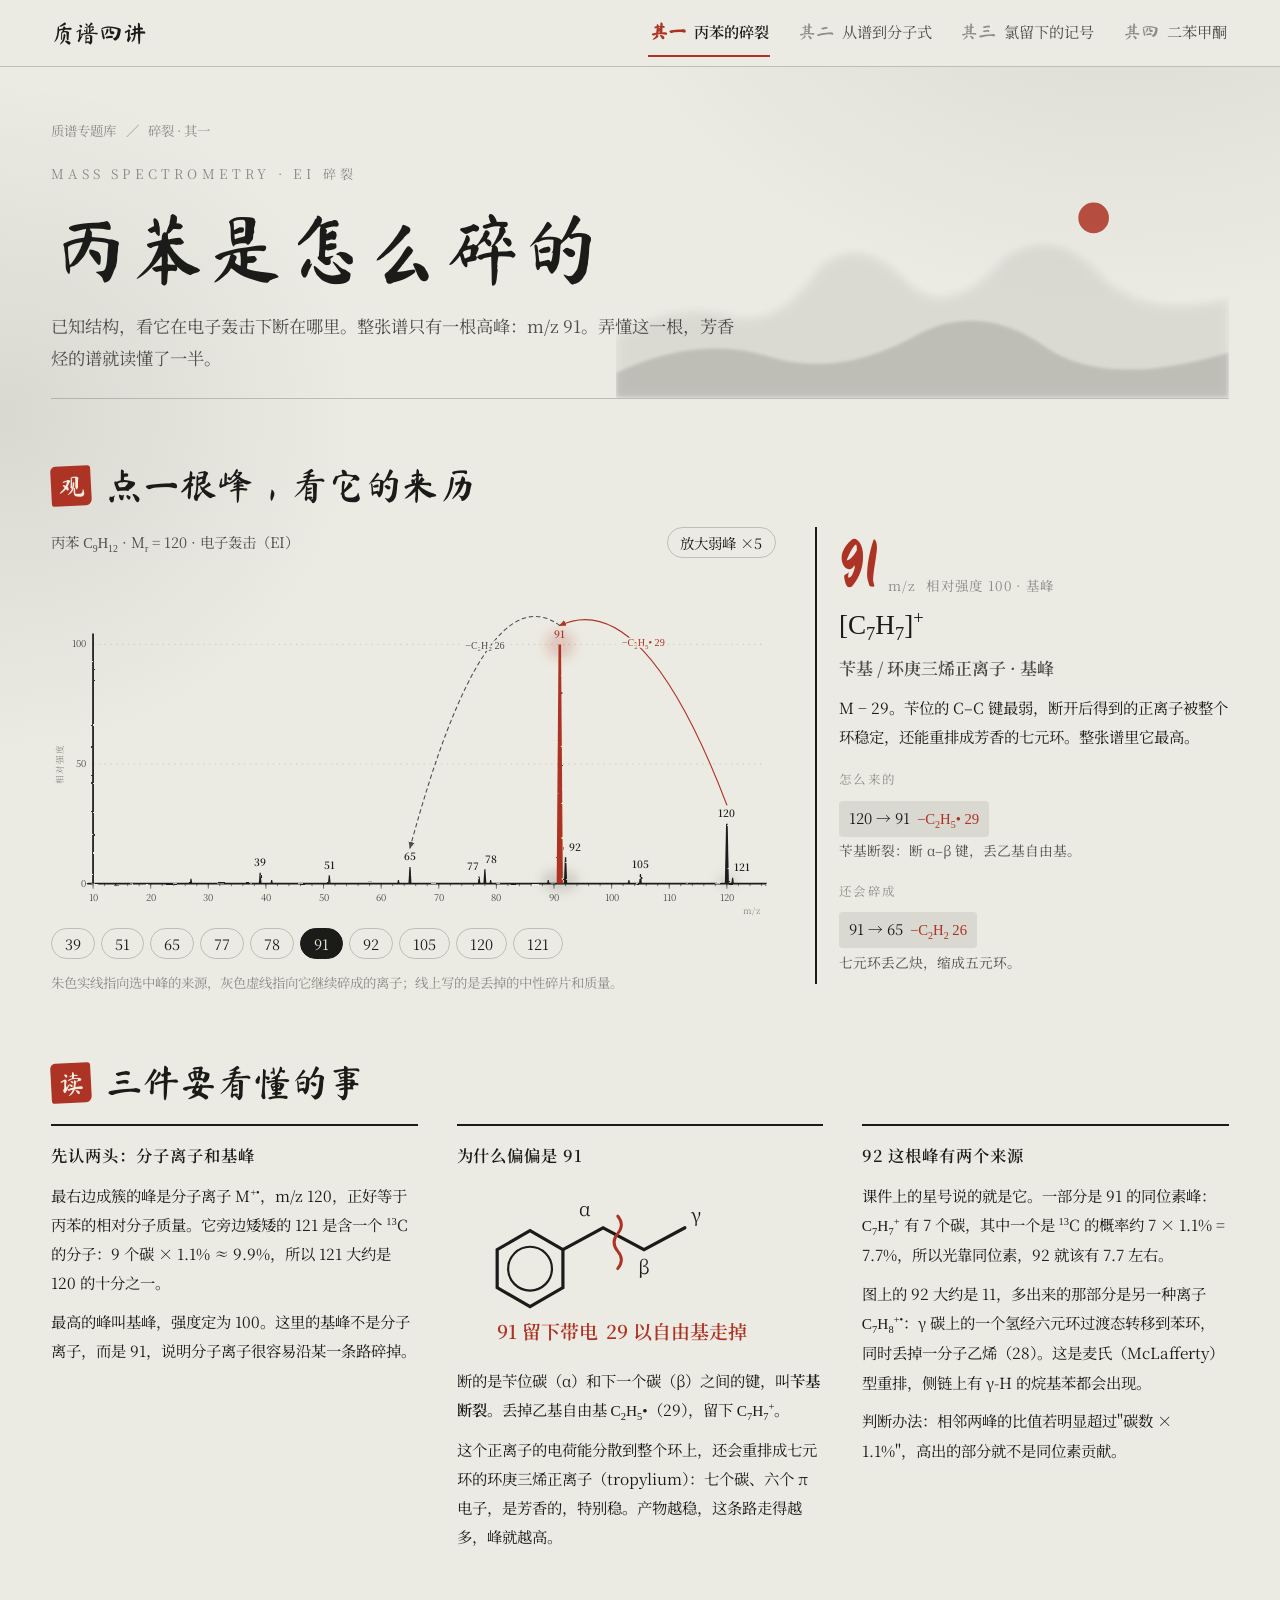
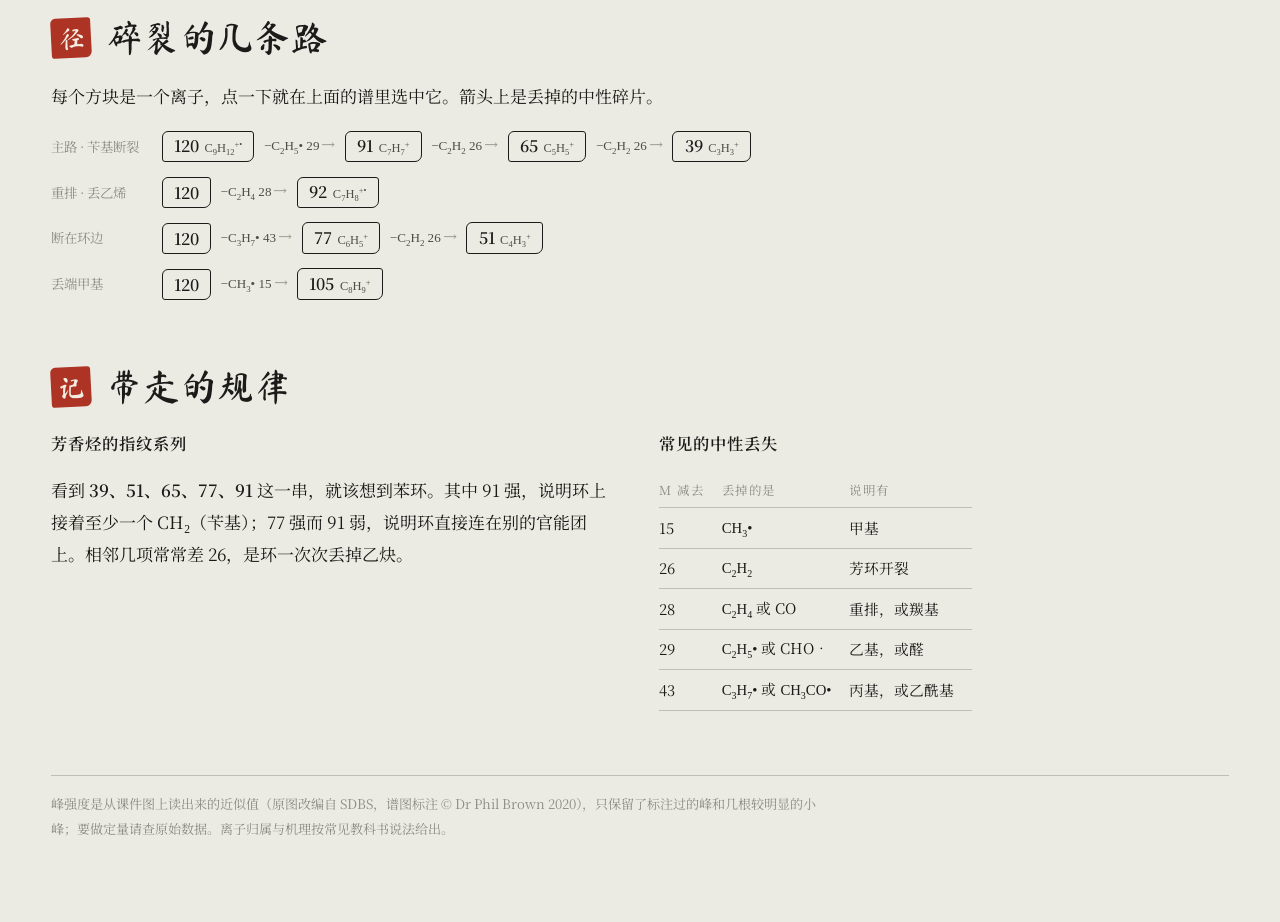
<file: all-in-one.html>
<!doctype html>
<html lang="zh-CN">
<head>
<meta charset="utf-8">
<meta name="viewport" content="width=device-width, initial-scale=1, viewport-fit=cover">
<meta name="description" content="质谱四讲合订本：丙苯的碎裂、从谱到分子式、氯的同位素峰、二苯甲酮。水墨风格，单文件。">
<title>质谱四讲 · 合订本</title>
<style data-inline="ink.css">
@import url("https://fonts.googleapis.com/css2?family=Ma+Shan+Zheng&family=Noto+Serif+SC:wght@400;600;900&display=swap");

/* 布局：横幅长卷。宽屏下谱图居左为主景，题跋（峰的解读）居右；窄屏退成单栏。 */
:root {
  --paper: #ecebe3;
  --paper-deep: #e1dfd4;
  --ink: #1b1c1a;
  --ink-soft: #4c4e4a;
  --ink-pale: #8b8d86;
  --wash: rgba(27, 28, 26, .09);
  --line: rgba(27, 28, 26, .22);
  --cinnabar: #ad3324;
  --seal-text: #f3ece0;
  --brush: "Ma Shan Zheng", "STKaiti", "KaiTi", "Kaiti SC", serif;
  --serif: "Noto Serif SC", "Songti SC", "STSong", "SimSun", serif;
  --math: "STIX Two Math", "Cambria Math", "Latin Modern Math", "Times New Roman", serif;
}
@media (prefers-color-scheme: dark) {
  :root {
    --paper: #141615; --paper-deep: #1c1f1d; --ink: #dddcd2;
    --ink-soft: #b1b1a7; --ink-pale: #7d7f78; --wash: rgba(221, 220, 210, .08);
    --line: rgba(221, 220, 210, .24); --cinnabar: #d9583f;
    --seal-text: #1a1412; color-scheme: dark;
  }
}

* { box-sizing: border-box; }
[hidden] { display: none !important; }
body {
  margin: 0;
  background:
    radial-gradient(ellipse 60% 36rem at 88% -6rem, var(--wash), transparent 70%),
    radial-gradient(ellipse 40% 30rem at 0% 26rem, var(--wash), transparent 70%),
    var(--paper);
  color: var(--ink);
  font: 17px/1.9 var(--serif);
}
.scroll {
  max-width: 1480px;
  margin-inline: auto;
  padding-inline: clamp(16px, 4vw, 64px);
  padding-block: clamp(1.6rem, 4vw, 3.2rem) 5rem;
  display: flex; flex-direction: column;
  gap: clamp(2.6rem, 5vw, 4.2rem);
}
section, header { display: flex; flex-direction: column; gap: 1.15rem; min-width: 0; }
p { margin: 0; max-width: 44em; }
a { color: var(--cinnabar); }
sub, sup { font-size: .68em; line-height: 0; font-family: var(--math); }
.chem { font-family: var(--math); white-space: nowrap; }
strong { font-weight: 600; }
.red { color: var(--cinnabar); }
.num { font-variant-numeric: tabular-nums; }

/* 卷首 */
header.top { position: relative; padding-bottom: 1.4rem; border-bottom: 1px solid var(--line); }
header.top > * { position: relative; z-index: 1; }
header.top > svg.hills {
  position: absolute; z-index: 0; right: 0; bottom: 0;
  width: min(52%, 640px); height: auto; pointer-events: none;
}
.hills .far { fill: var(--ink); opacity: .08; }
.hills .near { fill: var(--ink); opacity: .14; }
.hills .sun { fill: var(--cinnabar); opacity: .85; }
.crumbs { font-size: .84rem; color: var(--ink-pale); display: flex; gap: .6rem; flex-wrap: wrap; }
.crumbs a { color: var(--ink-soft); text-decoration: none; border-bottom: 1px solid var(--line); }
.crumbs a:hover { color: var(--cinnabar); }
.eyebrow { font-size: .82rem; letter-spacing: .32em; color: var(--ink-pale); }
h1 {
  font-family: var(--brush); font-weight: 400;
  font-size: clamp(2.6rem, 6vw, 4.8rem); line-height: 1.12;
  margin: 0; letter-spacing: .02em; text-wrap: balance;
}
.lede { font-size: 1.08rem; color: var(--ink-soft); max-width: 40em; }

/* 章节题签：朱印 + 行楷 */
.head { display: flex; align-items: center; gap: .9rem; }
.seal {
  flex: none; width: 2.5rem; height: 2.5rem;
  display: grid; place-items: center;
  background: var(--cinnabar); color: var(--seal-text);
  font-family: var(--brush); font-size: 1.65rem; line-height: 1;
  border-radius: 5px 3px 6px 3px; transform: rotate(-3deg);
}
h2 { font-family: var(--brush); font-weight: 400; font-size: clamp(1.7rem, 3vw, 2.3rem); line-height: 1.25; margin: 0; }
h3 { font-size: 1.02rem; font-weight: 600; margin: 0; letter-spacing: .06em; }
h4 { font-size: .78rem; font-weight: 400; letter-spacing: .2em; color: var(--ink-pale); margin: .5rem 0 0; }

/* 主景：谱图 + 题跋 */
.stage {
  display: grid;
  grid-template-columns: minmax(0, 1.75fr) minmax(300px, 1fr);
  gap: 1.2rem clamp(1.5rem, 3vw, 3rem);
  align-items: start;
}
.plot { display: flex; flex-direction: column; gap: .7rem; min-width: 0; }
.plot-bar { display: flex; flex-wrap: wrap; gap: .5rem 1rem; align-items: center; justify-content: space-between; }
.plot-title { font-size: .9rem; color: var(--ink-soft); }
.spec svg { display: block; width: 100%; height: auto; overflow: visible; }
.spec text { font-family: var(--serif); fill: var(--ink-soft); font-size: 13px; font-variant-numeric: tabular-nums; }
.spec .axis { stroke: var(--ink); stroke-width: 2.4; stroke-linecap: round; fill: none; }
.spec .tick { stroke: var(--ink-soft); stroke-width: 1; }
.spec .grid { stroke: var(--line); stroke-width: 1; stroke-dasharray: 2 6; }
.spec .axis-name { fill: var(--ink-pale); font-size: 12px; letter-spacing: .12em; }
.spec .stick { fill: var(--ink); }
.spec .stick.clipped { opacity: .5; }
.spec .stick.on { fill: var(--cinnabar); opacity: 1; }
.spec .stick.kin { fill: var(--ink); }
.spec .ghost { stroke: var(--ink-pale); stroke-width: 1.6; stroke-dasharray: 4 5; fill: none; }
.spec .ghost.on { stroke: var(--cinnabar); }
.spec .bleed { fill: var(--ink); opacity: .13; }
.spec .halo { fill: var(--cinnabar); opacity: .2; }
.spec .lab { fill: var(--ink); font-size: 14px; font-weight: 600; text-anchor: middle; }
.spec .lab.on { fill: var(--cinnabar); }
.spec .hov { fill: var(--ink); font-size: 12.5px; text-anchor: middle; paint-order: stroke; stroke: var(--paper); stroke-width: 5px; stroke-linejoin: round; }
.spec .arc { fill: none; stroke-width: 1.5; stroke-linecap: round; }
.spec .arc.in { stroke: var(--cinnabar); }
.spec .arc.out { stroke: var(--ink-soft); stroke-dasharray: 5 5; }
.spec .arc-t { font-family: var(--math); font-size: 14px; text-anchor: middle; paint-order: stroke; stroke: var(--paper); stroke-width: 5px; stroke-linejoin: round; }
.spec .arc-t.in { fill: var(--cinnabar); }
.spec .arc-t.out { fill: var(--ink-soft); }
.spec .mk-in { fill: var(--cinnabar); }
.spec .mk-out { fill: var(--ink-soft); }
.spec .hit { fill: transparent; cursor: pointer; }

.chips { display: flex; flex-wrap: wrap; gap: .4rem; }
.chips button, .toggle, .node {
  font: inherit; font-size: .9rem; line-height: 1.2; font-variant-numeric: tabular-nums;
  color: var(--ink); background: transparent;
  border: 1px solid var(--line); border-radius: 999px;
  padding: .36rem .8rem; cursor: pointer;
}
.chips button:hover, .toggle:hover, .node:hover { border-color: var(--ink); }
.chips button[aria-pressed="true"], .toggle[aria-pressed="true"] { background: var(--ink); color: var(--paper); border-color: var(--ink); }
button:focus-visible, input:focus-visible, a:focus-visible { outline: 2px solid var(--cinnabar); outline-offset: 3px; }
.hint { font-size: .84rem; color: var(--ink-pale); }

/* 题跋：选中峰的解读 */
.panel {
  display: flex; flex-direction: column; gap: .55rem;
  border-left: 2px solid var(--ink);
  padding: .3rem 0 .6rem 1.4rem;
  min-height: 22rem;
}
.p-mz { display: flex; align-items: baseline; gap: .6rem; flex-wrap: wrap; }
.p-mz b { font-family: var(--brush); font-weight: 400; font-size: 4.2rem; line-height: 1; color: var(--cinnabar); }
.p-mz span { font-size: .84rem; color: var(--ink-pale); letter-spacing: .1em; }
.p-ion { font-family: var(--math); font-size: 1.7rem; line-height: 1.3; }
.p-name { color: var(--ink-soft); font-weight: 600; }
.panel p { font-size: .96rem; max-width: none; }
.p-links { display: flex; flex-direction: column; gap: .45rem; }
.p-links div { display: flex; flex-direction: column; gap: .15rem; }
.p-links button {
  align-self: flex-start; font: inherit; font-size: .92rem; color: var(--ink);
  background: var(--wash); border: 0; border-radius: 4px; padding: .2rem .6rem; cursor: pointer;
  font-variant-numeric: tabular-nums;
}
.p-links button:hover { color: var(--cinnabar); }
.p-links button em { font-style: normal; color: var(--cinnabar); margin-left: .5em; }
.p-links small { font-size: .86rem; color: var(--ink-soft); line-height: 1.7; }

/* 卡片栅格 */
.cards { display: grid; grid-template-columns: repeat(auto-fit, minmax(300px, 1fr)); gap: 1.8rem clamp(1.5rem, 3vw, 3rem); }
.card { display: flex; flex-direction: column; gap: .6rem; border-top: 2px solid var(--ink); padding-top: .9rem; min-width: 0; }
.card p, .card li { font-size: .96rem; }
.card ul { margin: 0; padding-left: 1.2em; display: flex; flex-direction: column; gap: .3rem; }
.two { display: grid; grid-template-columns: repeat(auto-fit, minmax(380px, 1fr)); gap: 1.8rem clamp(1.5rem, 3vw, 3rem); align-items: start; }
.two > div { display: flex; flex-direction: column; gap: .9rem; min-width: 0; }

.steps { margin: 0; padding: 0; list-style: none; counter-reset: s; display: flex; flex-direction: column; gap: .7rem; max-width: 46em; }
.steps li { counter-increment: s; display: grid; grid-template-columns: 2.2rem minmax(0, 1fr); gap: .4rem; font-size: .98rem; }
.steps li::before { content: counter(s, cjk-ideographic); font-family: var(--brush); font-size: 1.5rem; line-height: 1.25; color: var(--cinnabar); }

/* 碎裂路径 */
.flows { display: flex; flex-direction: column; gap: .9rem; }
.flow { display: flex; flex-wrap: wrap; align-items: center; gap: .5rem .6rem; }
.flow .tag { font-size: .84rem; color: var(--ink-pale); width: 7.5em; flex: none; }
.node { border-radius: 6px 3px 7px 3px; border-color: var(--ink); padding: .3rem .7rem; font-weight: 600; font-size: 1rem; }
.node small { font-weight: 400; font-size: .78rem; color: var(--ink-soft); margin-left: .45em; font-family: var(--math); }
.node:hover { color: var(--cinnabar); border-color: var(--cinnabar); }
.arrow { font-size: .82rem; color: var(--ink-soft); white-space: nowrap; }
.arrow::after { content: " ⟶"; color: var(--ink-pale); }

/* 式子与表 */
.eq { font-family: var(--math); font-size: 1.18rem; line-height: 1.5; padding: .5rem 0; overflow-x: auto; white-space: nowrap; }
.frac { display: inline-flex; flex-direction: column; vertical-align: middle; text-align: center; line-height: 1.35; margin: 0 .2em; }
.frac > span:first-child { border-bottom: 1px solid currentColor; padding: 0 .4em; }
.frac > span:last-child { padding: 0 .4em; }
.boxed {
  border: 2px solid var(--ink); border-radius: 14px 5px 16px 6px / 6px 15px 5px 14px;
  padding: .7rem 1.1rem; background: var(--wash); align-self: flex-start; max-width: 100%;
}
.tbl-wrap { overflow-x: auto; }
table { border-collapse: collapse; font-size: .92rem; font-variant-numeric: tabular-nums; }
th, td { text-align: left; padding: .3rem 1.1rem .3rem 0; border-bottom: 1px solid var(--line); white-space: nowrap; }
th { font-weight: 400; font-size: .78rem; letter-spacing: .12em; color: var(--ink-pale); }
td.r, th.r { text-align: right; }
.peak-table { column-width: 15rem; column-gap: 2.5rem; }
.peak-table table { width: 100%; break-inside: auto; }
.peak-table tr { break-inside: avoid; }
.peak-table td button { font: inherit; color: var(--ink); background: none; border: 0; padding: 0; cursor: pointer; border-bottom: 1px solid var(--line); font-weight: 600; }
.peak-table td button:hover { color: var(--cinnabar); }
.peak-table td.ion { font-family: var(--math); color: var(--ink-soft); }
details summary { cursor: pointer; font-size: .9rem; color: var(--ink-soft); }
details[open] summary { margin-bottom: .8rem; }

/* 碳数小算盘 */
.calc { display: flex; flex-wrap: wrap; gap: .8rem 1.4rem; align-items: flex-end; }
.calc label { display: flex; flex-direction: column; gap: .2rem; font-size: .78rem; letter-spacing: .1em; color: var(--ink-pale); }
.calc input {
  font: inherit; font-size: 1.05rem; width: 7rem; color: var(--ink);
  background: transparent; border: 0; border-bottom: 2px solid var(--ink); padding: .1rem .2rem; border-radius: 0;
}
.calc output { font-size: 1.05rem; }
.calc output b { font-family: var(--brush); font-weight: 400; font-size: 2rem; color: var(--cinnabar); line-height: 1; }

/* 结构小画 */
.mol svg { display: block; width: 100%; max-width: 21rem; height: auto; }
.mol .bond { stroke: var(--ink); stroke-width: 2.2; stroke-linecap: round; fill: none; }
.mol .cut { stroke: var(--cinnabar); stroke-width: 2; stroke-linecap: round; fill: none; }
.mol text { font-family: var(--serif); font-size: 13px; fill: var(--ink); }
.mol text.c { fill: var(--cinnabar); font-weight: 600; }
.formula { font-family: var(--math); font-size: 1.9rem; line-height: 1.4; }
.formula .cut { color: var(--cinnabar); margin: 0 .12em; }

/* 同位素小柱 */
.iso { display: flex; gap: 2rem; flex-wrap: wrap; align-items: flex-end; }
.iso figure { margin: 0; display: flex; flex-direction: column; gap: .3rem; align-items: center; }
.iso .bars { display: flex; gap: 7px; align-items: flex-end; height: 84px; border-bottom: 2px solid var(--ink); padding: 0 6px; }
.iso .bars i { width: 7px; background: var(--ink); border-radius: 3px 3px 0 0; }
.iso figcaption { font-size: .8rem; color: var(--ink-soft); text-align: center; line-height: 1.5; }

footer { font-size: .82rem; color: var(--ink-pale); border-top: 1px solid var(--line); padding-top: 1rem; }
footer p { max-width: 60em; }

/* 合订本：顶部标签 */
.tabs {
  position: sticky; top: 0; z-index: 10;
  display: flex; flex-wrap: wrap; align-items: center; gap: .3rem 1.6rem;
  padding: .55rem clamp(16px, 4vw, 64px);
  background: var(--paper); border-bottom: 1px solid var(--line);
}
.tabs .brand { font-family: var(--brush); font-size: 1.5rem; line-height: 1; margin-right: auto; }
.tabs button {
  font: inherit; font-size: .95rem; color: var(--ink-soft); background: none; cursor: pointer;
  border: 0; border-bottom: 2px solid transparent; padding: .35rem .1rem; display: flex; align-items: baseline; gap: .5rem;
}
.tabs button i { font-family: var(--brush); font-style: normal; font-size: 1.15rem; color: var(--ink-pale); }
.tabs button:hover { color: var(--ink); }
.tabs button[aria-selected="true"] { color: var(--ink); font-weight: 600; border-bottom-color: var(--cinnabar); }
.tabs button[aria-selected="true"] i { color: var(--cinnabar); }

/* 目录页 */
.topic-grid { display: grid; grid-template-columns: repeat(auto-fit, minmax(340px, 1fr)); gap: 0 clamp(2rem, 4vw, 4rem); }
.topic { display: flex; flex-direction: column; gap: .35rem; padding-block: 1.3rem; border-top: 1px solid var(--line); }
.topic .no { font-family: var(--brush); font-size: 1.5rem; color: var(--cinnabar); line-height: 1; }
.topic a.title { color: var(--ink); font-size: 1.3rem; font-weight: 600; text-decoration: none; }
.topic a.title:hover { color: var(--cinnabar); }
.topic p { color: var(--ink-soft); font-size: .95rem; }
.topic .meta { font-size: .82rem; color: var(--ink-pale); }

@media (max-width: 980px) {
  .stage { grid-template-columns: minmax(0, 1fr); }
  .panel { min-height: 0; }
  .two { grid-template-columns: minmax(0, 1fr); }
  header.top > svg.hills { width: 70%; opacity: .7; }
  .flow .tag { width: 100%; }
}
</style>
</head>
<body>
<nav class="tabs" role="tablist" aria-label="专题">
  <span class="brand">质谱四讲</span>
  <button type="button" role="tab" id="tab1" aria-controls="t1" aria-selected="false" data-tab="1"><i>其一</i>丙苯的碎裂</button>
  <button type="button" role="tab" id="tab2" aria-controls="t2" aria-selected="false" data-tab="2"><i>其二</i>从谱到分子式</button>
  <button type="button" role="tab" id="tab3" aria-controls="t3" aria-selected="false" data-tab="3"><i>其三</i>氯留下的记号</button>
  <button type="button" role="tab" id="tab4" aria-controls="t4" aria-selected="false" data-tab="4"><i>其四</i>二苯甲酮</button>
</nav>
<div class="scroll" id="t1" role="tabpanel" aria-labelledby="tab1" hidden>

<header class="top">
  <div class="crumbs"><span>质谱专题库</span><span>／</span><span>碎裂 · 其一</span></div>
  <div class="eyebrow">MASS SPECTROMETRY · EI 碎裂</div>
  <h1>丙苯是怎么碎的</h1>
  <p class="lede">已知结构，看它在电子轰击下断在哪里。整张谱只有一根高峰：m/z 91。弄懂这一根，芳香烃的谱就读懂了一半。</p>
</header>

<section aria-labelledby="t1-h-fig">
  <div class="head"><span class="seal" aria-hidden="true">观</span><h2 id="t1-h-fig">点一根峰，看它的来历</h2></div>
  <div class="stage">
    <div class="plot">
      <div class="plot-bar">
        <span class="plot-title">丙苯 <span data-f>C9H12</span> · M<sub>r</sub> = 120 · 电子轰击（EI）</span>
        <button type="button" class="toggle" id="t1-zoom" aria-pressed="false">放大弱峰 ×5</button>
      </div>
      <div class="spec" id="t1-spec"></div>
      <div class="chips" id="t1-chips" aria-label="选峰"></div>
      <p class="hint">朱色实线指向选中峰的来源，灰色虚线指向它继续碎成的离子；线上写的是丢掉的中性碎片和质量。</p>
    </div>
    <aside class="panel" id="t1-panel" aria-live="polite"></aside>
  </div>
</section>

<section aria-labelledby="t1-h-read">
  <div class="head"><span class="seal" aria-hidden="true">读</span><h2 id="t1-h-read">三件要看懂的事</h2></div>
  <div class="cards">
    <div class="card">
      <h3>先认两头：分子离子和基峰</h3>
      <p>最右边成簇的峰是分子离子 M<sup>+•</sup>，m/z 120，正好等于丙苯的相对分子质量。它旁边矮矮的 121 是含一个 <sup>13</sup>C 的分子：9 个碳 × 1.1% ≈ 9.9%，所以 121 大约是 120 的十分之一。</p>
      <p>最高的峰叫基峰，强度定为 100。这里的基峰不是分子离子，而是 91，说明分子离子很容易沿某一条路碎掉。</p>
    </div>
    <div class="card">
      <h3>为什么偏偏是 91</h3>
      <div class="mol">
        <svg viewBox="0 0 230 120" role="img" aria-label="丙苯结构，苄位碳与第二个碳之间的键被切断，左边 91，右边 29">
          <polygon class="bond" points="50,34 72.5,47 72.5,73 50,86 27.5,73 27.5,47"/>
          <circle class="bond" cx="50" cy="60" r="15" style="stroke-width:1.5"/>
          <path class="bond" d="M72.5 47 L100 32 L128 47 L156 32"/>
          <path class="cut" d="M110 24 q5 6 0 12 t0 12 t0 12"/>
          <text x="92" y="24" text-anchor="end">α</text>
          <text x="128" y="64" text-anchor="middle">β</text>
          <text x="160" y="28">γ</text>
          <text class="c" x="62" y="108" text-anchor="middle">91 留下带电</text>
          <text class="c" x="150" y="108" text-anchor="middle">29 以自由基走掉</text>
        </svg>
      </div>
      <p>断的是苄位碳（α）和下一个碳（β）之间的键，叫<strong>苄基断裂</strong>。丢掉乙基自由基 <span data-f>C2H5•</span>（29），留下 <span data-f>C7H7^+</span>。</p>
      <p>这个正离子的电荷能分散到整个环上，还会重排成七元环的环庚三烯正离子（tropylium）：七个碳、六个 π 电子，是芳香的，特别稳。产物越稳，这条路走得越多，峰就越高。</p>
    </div>
    <div class="card">
      <h3>92 这根峰有两个来源</h3>
      <p>课件上的星号说的就是它。一部分是 91 的同位素峰：<span data-f>C7H7^+</span> 有 7 个碳，其中一个是 <sup>13</sup>C 的概率约 7 × 1.1% = 7.7%，所以光靠同位素，92 就该有 7.7 左右。</p>
      <p>图上的 92 大约是 11，多出来的那部分是另一种离子 <span data-f>C7H8^+•</span>：γ 碳上的一个氢经六元环过渡态转移到苯环，同时丢掉一分子乙烯（28）。这是麦氏（McLafferty）型重排，侧链上有 γ-H 的烷基苯都会出现。</p>
      <p>判断办法：相邻两峰的比值若明显超过"碳数 × 1.1%"，高出的部分就不是同位素贡献。</p>
    </div>
  </div>
</section>

<section aria-labelledby="t1-h-path">
  <div class="head"><span class="seal" aria-hidden="true">径</span><h2 id="t1-h-path">碎裂的几条路</h2></div>
  <p>每个方块是一个离子，点一下就在上面的谱里选中它。箭头上是丢掉的中性碎片。</p>
  <div class="flows">
    <div class="flow"><span class="tag">主路 · 苄基断裂</span>
      <button class="node" data-spec="#t1-spec" data-sel="120">120<small data-f>C9H12^+•</small></button><span class="arrow" data-f>−C2H5• 29</span>
      <button class="node" data-spec="#t1-spec" data-sel="91">91<small data-f>C7H7^+</small></button><span class="arrow" data-f>−C2H2 26</span>
      <button class="node" data-spec="#t1-spec" data-sel="65">65<small data-f>C5H5^+</small></button><span class="arrow" data-f>−C2H2 26</span>
      <button class="node" data-spec="#t1-spec" data-sel="39">39<small data-f>C3H3^+</small></button></div>
    <div class="flow"><span class="tag">重排 · 丢乙烯</span>
      <button class="node" data-spec="#t1-spec" data-sel="120">120</button><span class="arrow" data-f>−C2H4 28</span>
      <button class="node" data-spec="#t1-spec" data-sel="92">92<small data-f>C7H8^+•</small></button></div>
    <div class="flow"><span class="tag">断在环边</span>
      <button class="node" data-spec="#t1-spec" data-sel="120">120</button><span class="arrow" data-f>−C3H7• 43</span>
      <button class="node" data-spec="#t1-spec" data-sel="77">77<small data-f>C6H5^+</small></button><span class="arrow" data-f>−C2H2 26</span>
      <button class="node" data-spec="#t1-spec" data-sel="51">51<small data-f>C4H3^+</small></button></div>
    <div class="flow"><span class="tag">丢端甲基</span>
      <button class="node" data-spec="#t1-spec" data-sel="120">120</button><span class="arrow" data-f>−CH3• 15</span>
      <button class="node" data-spec="#t1-spec" data-sel="105">105<small data-f>C8H9^+</small></button></div>
  </div>
</section>

<section aria-labelledby="t1-h-keep">
  <div class="head"><span class="seal" aria-hidden="true">记</span><h2 id="t1-h-keep">带走的规律</h2></div>
  <div class="two">
    <div>
      <h3>芳香烃的指纹系列</h3>
      <p>看到 <strong>39、51、65、77、91</strong> 这一串，就该想到苯环。其中 91 强，说明环上接着至少一个 CH<sub>2</sub>（苄基）；77 强而 91 弱，说明环直接连在别的官能团上。相邻几项常常差 26，是环一次次丢掉乙炔。</p>
    </div>
    <div>
      <h3>常见的中性丢失</h3>
      <div class="tbl-wrap"><table>
        <thead><tr><th>M 减去</th><th>丢掉的是</th><th>说明有</th></tr></thead>
        <tbody>
          <tr><td>15</td><td data-f>CH3•</td><td>甲基</td></tr>
          <tr><td>26</td><td data-f>C2H2</td><td>芳环开裂</td></tr>
          <tr><td>28</td><td><span data-f>C2H4</span> 或 CO</td><td>重排，或羰基</td></tr>
          <tr><td>29</td><td><span data-f>C2H5•</span> 或 CHO•</td><td>乙基，或醛</td></tr>
          <tr><td>43</td><td><span data-f>C3H7•</span> 或 <span data-f>CH3CO•</span></td><td>丙基，或乙酰基</td></tr>
        </tbody>
      </table></div>
    </div>
  </div>
</section>

<footer>
  <p>峰强度是从课件图上读出来的近似值（原图改编自 SDBS，谱图标注 © Dr Phil Brown 2020），只保留了标注过的峰和几根较明显的小峰；要做定量请查原始数据。离子归属与机理按常见教科书说法给出。</p>
</footer>
</div>
<div class="scroll" id="t2" role="tabpanel" aria-labelledby="tab2" hidden>

<header class="top">
  <div class="crumbs"><span>质谱专题库</span><span>／</span><span>同位素峰 · 其二</span></div>
  <div class="eyebrow">MASS SPECTROMETRY · M+1 与碳数</div>
  <h1>反过来：从谱到分子式</h1>
  <p class="lede">上一篇是知道结构、看它怎么碎。这一篇只给一张谱和一张峰表，要把分子式找出来。钥匙是分子离子右边那根不起眼的小峰。</p>
</header>

<section aria-labelledby="t2-h-way">
  <div class="head"><span class="seal" aria-hidden="true">法</span><h2 id="t2-h-way">三步走</h2></div>
  <div class="two">
    <div>
      <ol class="steps">
        <li><span><strong>找分子离子 M<sup>+•</sup>。</strong>电子轰击（EI）打掉一个电子，得到的就是 M<sup>+•</sup>。它是质量最大的那一簇里最高的峰，右边再有的小峰是同位素峰。</span></li>
        <li><span><strong>用 M+1 数碳。</strong>自然界每 100 个碳里约有 1.1 个 <sup>13</sup>C。分子里有 n 个碳，M+1 就约是 M 的 n × 1.1%。</span></li>
        <li><span><strong>用剩下的质量和碎片凑其余原子。</strong>M 减去碳的质量，看剩多少；再看碎片之间差了多少（差 19 是 F，差 1 是 H，差 16 可能是 O）。</span></li>
      </ol>
    </div>
    <div>
      <div class="boxed">
        <div class="eq">碳数上限 ＝ <span class="frac"><span>I(M+1) × 100%</span><span>I(M) × 1.1%</span></span></div>
      </div>
      <p>说"上限"是因为 M+1 里还混着别的贡献（<sup>2</sup>H、<sup>17</sup>O、<sup>15</sup>N，以及下面会看到的质子化分子），算出来只会偏大，不会偏小。自己填数试试：</p>
      <div id="t2-calc"></div>
    </div>
  </div>
</section>

<section aria-labelledby="t2-h-a">
  <div class="head"><span class="seal" aria-hidden="true">一</span><h2 id="t2-h-a">第一张谱：M = 34</h2></div>
  <div class="stage">
    <div class="plot">
      <div class="plot-bar">
        <span class="plot-title">未知物甲 · EI</span>
        <button type="button" class="toggle" id="t2-zoomA" aria-pressed="false">放大弱峰 ×10</button>
      </div>
      <div class="spec" id="t2-specA"></div>
      <div class="chips" id="t2-chipsA" aria-label="选峰"></div>
    </div>
    <aside class="panel" id="t2-panelA" aria-live="polite"></aside>
  </div>
  <div class="cards">
    <div class="card">
      <h3>数碳</h3>
      <div class="eq"><span class="frac"><span>1.1 × 100%</span><span>95 × 1.1%</span></span> ＝ 1.05 → 1 个碳</div>
      <p>M 是 34（强度 95），M+1 是 35（强度 1.1）。还有一处旁证：基峰 15 右边的 16 也恰好是 1.1，正是基峰的 1.1%，说明这个碎片同样只含一个碳。</p>
    </div>
    <div class="card">
      <h3>氢的同位素为什么可以不管</h3>
      <p><sup>2</sup>H 的天然丰度只有 0.015%。3 个氢合起来给 M+1 贡献 3 × 0.015% = 0.045%，比一个碳的 1.1% 小二十多倍。课件上"3H atoms account for 0.045"说的就是这个：算上它，M+1 预期是 95 × 1.145% ≈ 1.09，和实测 1.1 对得上。</p>
    </div>
    <div class="card">
      <h3>剩下的 22 是什么</h3>
      <p>34 − 12 = 22。谱里 M 往下依次有 33、32、31，一次掉一个氢，共三个，所以有 3 个 H；22 − 3 = 19，正是氟。基峰 15 = 34 − 19 是丢掉 F 剩下的 <span data-f>CH3^+</span>，m/z 19 和 20 处还能直接看到 <span data-f>F^+</span> 和 <span data-f>HF^+•</span>。</p>
      <p>氟只有 <sup>19</sup>F 一种稳定同位素，所以没有 M+2。答案：<strong class="red"><span data-f>CH3F</span>，氟甲烷</strong>。</p>
    </div>
  </div>
</section>

<section aria-labelledby="t2-h-b">
  <div class="head"><span class="seal" aria-hidden="true">二</span><h2 id="t2-h-b">第二张谱：M = 30</h2></div>
  <div class="stage">
    <div class="plot">
      <div class="plot-bar">
        <span class="plot-title">未知物乙 · EI</span>
        <button type="button" class="toggle" id="t2-zoomB" aria-pressed="false">放大弱峰 ×10</button>
      </div>
      <div class="spec" id="t2-specB"></div>
      <div class="chips" id="t2-chipsB" aria-label="选峰"></div>
    </div>
    <aside class="panel" id="t2-panelB" aria-live="polite"></aside>
  </div>
  <div class="cards">
    <div class="card">
      <h3>数碳，然后发现多了一点</h3>
      <div class="eq"><span class="frac"><span>1.3 × 100%</span><span>89 × 1.1%</span></span> ≈ 1.3 → 1 个碳</div>
      <p>碳数只能是整数，1.3 取 1。可是比 1 多出的三成不能当作误差放过去：一个碳、两个氢、一个氧合起来，M+1 只该有 1.1% + 0.03% + 0.04% ≈ 1.17%，也就是 89 × 1.17% ≈ 1.04，实测却是 1.3。</p>
    </div>
    <div class="card">
      <h3>多出来的是"自化学电离"</h3>
      <p>离子源里样品压力稍高时，刚生成的分子离子会撞上还没电离的中性分子，从它那里抢一个氢：</p>
      <div class="eq"><span data-f>CH2O^+•</span> ＋ <span data-f>CH2O</span> → <span data-f>CH2OH^+</span> ＋ HCO•</div>
      <p>产物是质子化的分子 [M+H]<sup>+</sup>，质量也是 31，和 <sup>13</sup>C 同位素峰叠在一起。这叫自化学电离（self-CI）。醛、醇、胺、醚这类容易接质子的分子常见，M+1 偏高时要先想到它，别急着多算一个碳。</p>
    </div>
    <div class="card">
      <h3>M+2 把氧指出来</h3>
      <p>30 − 12 = 18，可以是 2 个 H 加 1 个 O。验证：<sup>18</sup>O 的丰度约 0.20%，含一个氧时 M+2 应为 89 × 0.20% ≈ 0.18，实测 0.21，对得上。</p>
      <p>碎片也只掉氢：29 是 <span data-f>HCO^+</span>，28 是 <span data-f>CO^+•</span>。答案：<strong class="red"><span data-f>CH2O</span>，甲醛</strong>。</p>
    </div>
  </div>
</section>

<section aria-labelledby="t2-h-rule">
  <div class="head"><span class="seal" aria-hidden="true">辨</span><h2 id="t2-h-rule">同样的整数质量，怎么排除别的候选</h2></div>
  <div class="two">
    <div>
      <h3>质量 34 的候选</h3>
      <div class="tbl-wrap"><table>
        <thead><tr><th>分子</th><th>碳数</th><th>M+1 / M</th><th>M+2 / M</th><th>结论</th></tr></thead>
        <tbody>
          <tr><td data-f>CH3F</td><td>1</td><td>约 1.1%</td><td>几乎没有</td><td class="red">相符</td></tr>
          <tr><td data-f>H2S</td><td>0</td><td>约 0.8%</td><td>约 4.5%（<sup>34</sup>S）</td><td>没有那么高的 36</td></tr>
          <tr><td data-f>PH3</td><td>0</td><td>约 0.05%</td><td>几乎没有</td><td>M+1 太小</td></tr>
        </tbody>
      </table></div>
    </div>
    <div>
      <h3>质量 30 的候选</h3>
      <div class="tbl-wrap"><table>
        <thead><tr><th>分子</th><th>碳数</th><th>M+1 / M</th><th>M+2 / M</th><th>结论</th></tr></thead>
        <tbody>
          <tr><td data-f>CH2O</td><td>1</td><td>约 1.2%</td><td>约 0.2%</td><td class="red">相符</td></tr>
          <tr><td data-f>C2H6</td><td>2</td><td>约 2.2%</td><td>约 0.01%</td><td>M+1 太大，且会丢 15</td></tr>
          <tr><td>NO</td><td>0</td><td>约 0.4%</td><td>约 0.2%</td><td>M+1 太小，无 29、28</td></tr>
        </tbody>
      </table></div>
    </div>
  </div>
  <p class="hint">表中比值按天然同位素丰度估算：<sup>13</sup>C 1.1%，<sup>2</sup>H 0.015%，<sup>15</sup>N 0.37%，<sup>17</sup>O 0.04%，<sup>18</sup>O 0.20%，<sup>33</sup>S 0.8%，<sup>34</sup>S 4.5%（均相对最轻同位素）。</p>
</section>

<footer>
  <p>峰表数值抄自课件"Now the opposite!"一页。离子归属、候选对比和自化学电离的反应式是按峰表推出来的讲解，不是课件原文。</p>
</footer>
</div>
<div class="scroll" id="t3" role="tabpanel" aria-labelledby="tab3" hidden>

<header class="top">
  <div class="crumbs"><span>质谱专题库</span><span>／</span><span>同位素峰 · 其三</span></div>
  <div class="eyebrow">MASS SPECTROMETRY · 未知物 9</div>
  <h1>氯留下的记号</h1>
  <p class="lede">课件问：这张谱里能看出哪些有用的特征？答案有四条，合起来足够把分子拼出来，尽管它的分子离子峰根本没有出现。</p>
</header>

<section aria-labelledby="t3-h-fig">
  <div class="head"><span class="seal" aria-hidden="true">观</span><h2 id="t3-h-fig">先自己找找看</h2></div>
  <div class="stage">
    <div class="plot">
      <div class="plot-bar">
        <span class="plot-title">未知物 9 · EI · 虚线是推断出的分子离子位置</span>
        <button type="button" class="toggle" id="t3-zoom" aria-pressed="false">放大弱峰 ×10</button>
      </div>
      <div class="spec" id="t3-spec"></div>
      <div class="chips" id="t3-chips" aria-label="选峰"></div>
      <p class="hint">留意哪些峰是隔 2 成对出现的，再比一比每一对的高矮。</p>
    </div>
    <aside class="panel" id="t3-panel" aria-live="polite"></aside>
  </div>
  <details>
    <summary>完整峰表（点 m/z 可在谱中选中）</summary>
    <div class="peak-table" id="t3-table"></div>
  </details>
</section>

<section aria-labelledby="t3-h-feat">
  <div class="head"><span class="seal" aria-hidden="true">征</span><h2 id="t3-h-feat">四条有用的特征</h2></div>
  <div class="cards">
    <div class="card">
      <h3>一 · 隔 2 成对、高矮 3 : 1 → 有一个氯</h3>
      <div class="iso" aria-hidden="true">
        <figure><div class="bars"><i style="height:100%"></i><i style="height:0"></i><i style="height:32%"></i></div><figcaption>一个 Cl<br>3 : 1</figcaption></figure>
        <figure><div class="bars"><i style="height:100%"></i><i style="height:0"></i><i style="height:64%"></i><i style="height:0"></i><i style="height:10%"></i></div><figcaption>两个 Cl<br>9 : 6 : 1</figcaption></figure>
        <figure><div class="bars"><i style="height:100%"></i><i style="height:0"></i><i style="height:97%"></i></div><figcaption>一个 Br<br>1 : 1</figcaption></figure>
      </div>
      <p>氯有两种同位素，<sup>35</sup>Cl 占约 76%，<sup>37</sup>Cl 占约 24%，比例约 3 : 1。含一个氯的离子因此总是一高一矮两根，相隔 2。</p>
      <p>谱里 85 / 87 = 100 : 33，135 / 137 = 24 : 7.7，都是 3 : 1。连 35 / 37（Cl<sup>+</sup> 自己）和 47 / 49（CCl<sup>+</sup>）也是。</p>
    </div>
    <div class="card">
      <h3>二 · M+1 极小 → 碳很少</h3>
      <div class="tbl-wrap"><table>
        <thead><tr><th>峰对</th><th class="r">比值</th><th class="r">÷ 1.1%</th><th>碳数</th></tr></thead>
        <tbody>
          <tr><td>70 / 69</td><td class="r">0.7 / 57 = 1.2%</td><td class="r">1.1</td><td>1</td></tr>
          <tr><td>86 / 85</td><td class="r">1.1 / 100 = 1.1%</td><td class="r">1.0</td><td>1</td></tr>
          <tr><td>120 / 119</td><td class="r">1.2 / 52 = 2.3%</td><td class="r">2.1</td><td>2</td></tr>
          <tr><td>136 / 135</td><td class="r">0.5 / 24 = 2.1%</td><td class="r">1.9</td><td>2</td></tr>
        </tbody>
      </table></div>
      <p>质量 119 的离子只有两个碳，135 的也只有两个碳。两个碳才 24，剩下的一百来个质量单位得由很重、而且自己不贡献 M+1 的原子来填。氟正是这样：质量 19，只有一种同位素。</p>
    </div>
    <div class="card">
      <h3>三 · 峰与峰只差 19、35、50 → 没有氢</h3>
      <p>有氢的分子总会出现差 1、差 15 的峰。这张谱里没有，出现的间距是：</p>
      <ul>
        <li><strong>19</strong>（F）：69 → 50 → 31，就是 <span data-f>CF3</span>、<span data-f>CF2</span>、CF</li>
        <li><strong>35</strong>（Cl）：135 → 100，85 → 50</li>
        <li><strong>50</strong>（<span data-f>CF2</span>）：135 → 85，119 → 69</li>
      </ul>
      <p>整张谱都能用 C、F、Cl 三种原子拼出来，一个氢都用不上。</p>
    </div>
    <div class="card">
      <h3>四 · 最高质量的峰不是分子离子</h3>
      <p>135 / 137 含氯，119 没有 137 那样的同伴，所以 119 不含氯。可 135 − 119 = 16，C、F、Cl 凑不出 16，说明 119 不是从 135 来的，两者是同一个更大的母体各丢一样东西：</p>
      <div class="eq">135 ＋ 19（F）＝ 154 ＝ 119 ＋ 35（Cl）</div>
      <p>两条路指向同一个数，分子质量是 154。全卤代烷的分子离子极不稳定，一生成就丢掉一个卤素，所以 154 处什么都看不到。</p>
    </div>
  </div>
</section>

<section aria-labelledby="t3-h-build">
  <div class="head"><span class="seal" aria-hidden="true">拼</span><h2 id="t3-h-build">把分子拼出来</h2></div>
  <div class="two">
    <div>
      <p>两个碳、一个氯，154 − 24 − 35 = 95 = 5 × 19，所以是五个氟：<span data-f>C2F5Cl</span>。</p>
      <p>两个碳上怎么分？基峰 85 是 <span data-f>CF2Cl^+</span>，另一根强峰 69 是 <span data-f>CF3^+</span>，85 + 69 = 154，正好是把 C–C 键从中间切开的两半：</p>
      <div class="boxed"><div class="formula"><span data-f>CF3</span><span class="cut">┆</span><span data-f>CF2Cl</span></div></div>
      <p>结论：<strong class="red">氯五氟乙烷</strong>（<span data-f>CF3CF2Cl</span>，制冷剂 CFC-115），<sup>35</sup>Cl 分子质量 154。</p>
    </div>
    <div>
      <h3>每根强峰都对得上</h3>
      <div class="flows">
        <div class="flow"><span class="tag">丢 F</span>
          <button class="node" data-spec="#t3-spec" data-sel="154">154<small>M，未出现</small></button><span class="arrow" data-f>−F• 19</span>
          <button class="node" data-spec="#t3-spec" data-sel="135">135<small data-f>C2F4Cl^+</small></button><span class="arrow" data-f>−CF2 50</span>
          <button class="node" data-spec="#t3-spec" data-sel="85">85<small data-f>CF2Cl^+</small></button></div>
        <div class="flow"><span class="tag">丢 Cl</span>
          <button class="node" data-spec="#t3-spec" data-sel="154">154</button><span class="arrow" data-f>−Cl• 35</span>
          <button class="node" data-spec="#t3-spec" data-sel="119">119<small data-f>C2F5^+</small></button><span class="arrow" data-f>−CF2 50</span>
          <button class="node" data-spec="#t3-spec" data-sel="69">69<small data-f>CF3^+</small></button></div>
        <div class="flow"><span class="tag">切 C–C</span>
          <button class="node" data-spec="#t3-spec" data-sel="154">154</button><span class="arrow" data-f>−CF3• 69</span>
          <button class="node" data-spec="#t3-spec" data-sel="85">85</button><span class="arrow" data-f>−Cl• 35</span>
          <button class="node" data-spec="#t3-spec" data-sel="50">50<small data-f>CF2^+•</small></button><span class="arrow" data-f>−F• 19</span>
          <button class="node" data-spec="#t3-spec" data-sel="31">31<small data-f>CF^+</small></button></div>
      </div>
    </div>
  </div>
</section>

<footer>
  <p>峰表数值抄自课件"What useful features can you see?"一页（谱图编号 9）。课件这一页只提问、没有给出答案；氯五氟乙烷这个结论和各峰的归属是按峰表推出来的。</p>
</footer>
</div>
<div class="scroll" id="t4" role="tabpanel" aria-labelledby="tab4" hidden>

<header class="top">
  <div class="crumbs"><span>质谱专题库</span><span>／</span><span>碎裂 · 其四</span></div>
  <div class="eyebrow">MASS SPECTROMETRY · 芳香酮</div>
  <h1>四根峰，一条链</h1>
  <p class="lede">课件问：对这张谱有什么想法？整张谱只有四根像样的峰：182、105、77、51。它们首尾相接，把结构一段一段交代清楚了。</p>
</header>

<section aria-labelledby="t4-h-fig">
  <div class="head"><span class="seal" aria-hidden="true">观</span><h2 id="t4-h-fig">顺着最高的四根峰往下走</h2></div>
  <div class="stage">
    <div class="plot">
      <div class="plot-bar">
        <span class="plot-title">二苯甲酮 <span data-f>C13H10O</span> · M<sub>r</sub> = 182 · EI</span>
        <button type="button" class="toggle" id="t4-zoom" aria-pressed="false">放大弱峰 ×10</button>
      </div>
      <div class="spec" id="t4-spec"></div>
      <div class="chips" id="t4-chips" aria-label="选峰"></div>
      <p class="hint">放大后能看到 150 附近的一小簇，以及 75.5、76.5 这两根落在半整数上的峰。</p>
    </div>
    <aside class="panel" id="t4-panel" aria-live="polite"></aside>
  </div>
  <details>
    <summary>完整峰表（点 m/z 可在谱中选中）</summary>
    <div class="peak-table" id="t4-table"></div>
  </details>
</section>

<section aria-labelledby="t4-h-guess">
  <div class="head"><span class="seal" aria-hidden="true">猜</span><h2 id="t4-h-guess">假如不知道答案，怎么猜出来</h2></div>
  <div class="two">
    <div>
      <ol class="steps">
        <li><span><strong>分子离子是 182，而且很强（60）。</strong>分子离子经得住电子轰击，多半是芳香体系。质量是偶数，按氮规则不含氮或含偶数个氮。</span></li>
        <li><span><strong>数碳：13 个。</strong>183 / 182 = 8.5 / 60 = 14.2%，除以 1.1% 得 12.9。</span></li>
        <li><span><strong>凑分子式。</strong>13 个碳占 156，还剩 26。最顺的拆法是 10 个 H 加 1 个 O：<span data-f>C13H10O</span>。</span></li>
        <li><span><strong>算不饱和度。</strong>(2 × 13 + 2 − 10) ÷ 2 = 9。两个苯环各占 4，还剩 1，留给一个 C=O。</span></li>
        <li><span><strong>看碎片验证。</strong>182 − 105 = 77 是苯基；105 − 77 = 28 是 CO；77 − 51 = 26 是乙炔。于是：苯基–羰基–苯基。</span></li>
      </ol>
      <div id="t4-calc"></div>
      <p class="hint">更细一点：181 自己的 <sup>13</sup>C 峰也落在 182 上（约 8.2 × 14% ≈ 1.2），扣掉后比值略升，算出约 13.1，仍然是 13。</p>
    </div>
    <div>
      <h3>断在羰基旁边：α-断裂</h3>
      <div class="mol">
        <svg viewBox="0 0 240 130" role="img" aria-label="二苯甲酮结构，羰基碳与右侧苯环之间的键被切断，左边 105，右边 77">
          <polygon class="bond" points="52,54 74.5,67 74.5,93 52,106 29.500,93 29.500,67"/>
          <circle class="bond" cx="52" cy="80" r="15" style="stroke-width:1.5"/>
          <polygon class="bond" points="188,54 210.500,67 210.500,93 188,106 165.500,93 165.500,67"/>
          <circle class="bond" cx="188" cy="80" r="15" style="stroke-width:1.5"/>
          <path class="bond" d="M74.5 67 L120 44 L165.500 67"/>
          <path class="bond" d="M116.500 44 L116.500 20 M123.500 44 L123.500 20"/>
          <text x="120" y="14" text-anchor="middle">O</text>
          <path class="cut" d="M146 36 q5 6 0 12 t0 12 t0 12"/>
          <text class="c" x="70" y="126" text-anchor="middle">105 苯甲酰正离子</text>
          <text class="c" x="192" y="126" text-anchor="middle">77 苯基</text>
        </svg>
      </div>
      <p>酮最常见的碎裂是断羰基碳旁边的键。留下的 <span data-f>C6H5CO^+</span> 是酰基正离子，氧的孤对电子可以补进来形成 C≡O<sup>+</sup>，很稳，所以成了基峰。</p>
      <p>分子两边一模一样，从哪边断都得到 105，这也是谱图如此干净的原因。若两边不同（比如苯乙酮），就会有两种 α-断裂产物。</p>
    </div>
  </div>
</section>

<section aria-labelledby="t4-h-chain">
  <div class="head"><span class="seal" aria-hidden="true">径</span><h2 id="t4-h-chain">主链和两条小路</h2></div>
  <div class="flows">
    <div class="flow"><span class="tag">主链</span>
      <button class="node" data-spec="#t4-spec" data-sel="182">182<small data-f>C13H10O^+•</small></button><span class="arrow" data-f>−C6H5• 77</span>
      <button class="node" data-spec="#t4-spec" data-sel="105">105<small data-f>C6H5CO^+</small></button><span class="arrow">−CO 28</span>
      <button class="node" data-spec="#t4-spec" data-sel="77">77<small data-f>C6H5^+</small></button><span class="arrow" data-f>−C2H2 26</span>
      <button class="node" data-spec="#t4-spec" data-sel="51">51<small data-f>C4H3^+</small></button></div>
    <div class="flow"><span class="tag">挤出 CO</span>
      <button class="node" data-spec="#t4-spec" data-sel="182">182</button><span class="arrow">−CO 28</span>
      <button class="node" data-spec="#t4-spec" data-sel="154">154<small data-f>C12H10^+•</small></button><span class="arrow" data-f>−H2 2</span>
      <button class="node" data-spec="#t4-spec" data-sel="152">152<small data-f>C12H8^+•</small></button></div>
    <div class="flow"><span class="tag">丢一个氢</span>
      <button class="node" data-spec="#t4-spec" data-sel="182">182</button><span class="arrow" data-f>−H• 1</span>
      <button class="node" data-spec="#t4-spec" data-sel="181">181<small data-f>C13H9O^+</small></button></div>
  </div>
</section>

<section aria-labelledby="t4-h-detail">
  <div class="head"><span class="seal" aria-hidden="true">细</span><h2 id="t4-h-detail">小峰里的两条信息</h2></div>
  <div class="cards">
    <div class="card">
      <h3>每个碎片的碳数都能核对</h3>
      <div class="tbl-wrap"><table>
        <thead><tr><th>峰对</th><th class="r">比值</th><th class="r">÷ 1.1%</th><th>归属的碳数</th></tr></thead>
        <tbody>
          <tr><td>183 / 182</td><td class="r">8.5 / 60 = 14.2%</td><td class="r">12.9</td><td>13 ✓</td></tr>
          <tr><td>106 / 105</td><td class="r">7.8 / 100 = 7.8%</td><td class="r">7.1</td><td>7 ✓</td></tr>
          <tr><td>78 / 77</td><td class="r">4.2 / 62 = 6.8%</td><td class="r">6.2</td><td>6 ✓</td></tr>
        </tbody>
      </table></div>
      <p>同位素峰不只在分子离子上有用。每根强峰右边那根小峰，都在说这个碎片有几个碳，可以拿来检验归属对不对。</p>
    </div>
    <div class="card">
      <h3>半整数的峰是带两个电荷的离子</h3>
      <p>质谱仪量的是质荷比 m/z，不是质量。带两个正电荷时，峰出现在质量的一半处；质量是奇数，就落在半整数上。</p>
      <div class="eq">75.5 × 2 ＝ 151　　76.5 × 2 ＝ 153</div>
      <p>所以 75.5 和 76.5 分别是质量 151 和 153 的离子带了两个电荷。它们的同位素峰会相隔 0.5 而不是 1。大的共轭芳香体系能把两个正电荷分散开，才容得下双电荷离子，这本身也是"有大芳香骨架"的一条线索。</p>
    </div>
    <div class="card">
      <h3>152 那一小簇：两个环并到了一起</h3>
      <p>分子离子把中间的 CO 整个挤出去，两个苯环直接相连，得到联苯型的 <span data-f>C12H10^+•</span>（154）；再掉氢，成为 153 和更稳的 152（<span data-f>C12H8^+•</span>）。</p>
      <p>这类"丢掉中间、两头接上"的重排强度很低，却常见于二芳基酮、二芳基醚和二芳基砜。看到 M − 28 而分子里又没有乙基，要想到 CO。</p>
    </div>
  </div>
</section>

<footer>
  <p>峰表数值抄自课件"Any ideas for this spectrum?"一页，结构（二苯甲酮）由课件给出。碎片归属、推断步骤和双电荷离子的解释是按峰表写的讲解，不是课件原文。</p>
</footer>
</div>
<script data-inline="spectrum.js">
/* 水墨质谱图：棒图、选峰题跋、丢失弧线、弱峰放大、碳数小算盘。无依赖。 */
(function () {
  const NS = 'http://www.w3.org/2000/svg';
  const registry = {};
  let uid = 0;

  function svg(tag, attrs, parent) {
    const e = document.createElementNS(NS, tag);
    for (const k in attrs) e.setAttribute(k, attrs[k]);
    if (parent) parent.appendChild(e);
    return e;
  }

  // 'C7H7^+' → C<sub>7</sub>H<sub>7</sub><sup>+</sup>；'{13}C' → <sup>13</sup>C
  function f(s) {
    return '<span class="chem">' + String(s)
      .replace(/\{(\d+)\}/g, '<sup>$1</sup>')
      .replace(/([A-Za-z)\]])(\d+)/g, '$1<sub>$2</sub>')
      .replace(/\^(\S+)/g, '<sup>$1</sup>') + '</span>';
  }
  // 正文里的 Unicode 上下标换成真正的 sub / sup，避免中文字体把它们撑宽
  const SUB = '₀₁₂₃₄₅₆₇₈₉', SUP = '⁰¹²³⁴⁵⁶⁷⁸⁹⁺⁻', SUPV = '0123456789+−';
  function uni(s) {
    return String(s)
      .replace(/[₀-₉]+/g, (t) => '<sub>' + [...t].map((c) => SUB.indexOf(c)).join('') + '</sub>')
      .replace(/[⁰¹²³⁴-⁹⁺⁻]+•?/g, (t) => '<sup>' + [...t].map((c) => (c === '•' ? c : SUPV[SUP.indexOf(c)])).join('') + '</sup>')
      .replace(/•(?![^<]*<\/sup>)/g, '<span class="chem">•</span>');
  }
  // SVG 文字里的化学式：字母后的数字降为下标
  function svgChem(t, s) {
    String(s).split(/(?<=[A-Za-z])(\d+)/).forEach((part, i) => {
      if (!part) return;
      const ts = svg('tspan', i % 2 ? { 'font-size': '9.5', dy: 3 } : (i ? { dy: -3 } : {}), t);
      ts.textContent = part;
    });
  }
  const num = (v) => String(v);

  function mount(cfg) {
    const host = document.querySelector(cfg.el);
    const panel = document.querySelector(cfg.panel);
    const chips = cfg.chips ? document.querySelector(cfg.chips) : null;
    const table = cfg.table ? document.querySelector(cfg.table) : null;
    const zoomBtn = cfg.zoom ? document.querySelector(cfg.zoom) : null;
    const id = ++uid;
    const W = 1000, H = cfg.height || 480;
    const m = { l: 58, r: 20, t: 104, b: 46 };
    const [x0, x1] = cfg.range;
    const peaks = cfg.peaks.slice().sort((a, b) => a.mz - b.mz);
    const links = cfg.links || [];
    const byMz = {};
    peaks.forEach((p) => { byMz[p.mz] = p; });
    const base = H - m.b;
    const unit = (W - m.l - m.r) / (x1 - x0);
    const X = (mz) => m.l + (mz - x0) * unit;
    let ymax = 100, current = null;
    let root, arcLayer, haloLayer, hov;

    const Y = (I) => base - (Math.min(I, ymax) / ymax) * (base - m.t);
    const top = (p) => (p.ghost ? Y(ymax * 0.16) : Math.min(Y(p.I), base - 1.5));

    function draw() {
      host.innerHTML = '';
      root = svg('svg', { viewBox: `0 0 ${W} ${H}`, role: 'img', 'aria-label': cfg.title || '质谱图' }, host);
      const defs = svg('defs', {}, root);
      const rough = svg('filter', { id: `rough${id}`, filterUnits: 'userSpaceOnUse', x: 0, y: 0, width: W, height: H }, defs);
      svg('feTurbulence', { type: 'fractalNoise', baseFrequency: '0.04 0.16', numOctaves: 2, seed: 4 + id, result: 'n' }, rough);
      svg('feDisplacementMap', { in: 'SourceGraphic', in2: 'n', scale: 3, xChannelSelector: 'R', yChannelSelector: 'G' }, rough);
      const blur = svg('filter', { id: `blur${id}`, filterUnits: 'userSpaceOnUse', x: 0, y: 0, width: W, height: H }, defs);
      svg('feGaussianBlur', { stdDeviation: 7 }, blur);
      ['in', 'out'].forEach((k) => {
        const mk = svg('marker', { id: `mk-${k}${id}`, viewBox: '0 0 10 10', refX: 8, refY: 5, markerWidth: 7, markerHeight: 7, orient: 'auto-start-reverse' }, defs);
        svg('path', { d: 'M0 1 L9 5 L0 9 Z', class: `mk-${k}` }, mk);
      });

      // 纵轴刻度
      [0.5, 1].forEach((t) => {
        const y = Y(ymax * t);
        svg('line', { x1: m.l, x2: W - m.r, y1: y, y2: y, class: 'grid' }, root);
        svg('text', { x: m.l - 10, y: y + 4, 'text-anchor': 'end' }, root).textContent = num(ymax * t);
      });
      svg('text', { x: m.l - 10, y: base + 4, 'text-anchor': 'end' }, root).textContent = '0';
      const yn = svg('text', { x: 16, y: (base + m.t) / 2, class: 'axis-name', 'text-anchor': 'middle', transform: `rotate(-90 16 ${(base + m.t) / 2})` }, root);
      yn.textContent = ymax === 100 ? '相对强度' : `相对强度 · 放大 ${100 / ymax} 倍`;

      // 墨晕
      const bleed = svg('g', { filter: `url(#blur${id})` }, root);
      peaks.forEach((p) => {
        if (p.ghost || p.I < 20) return;
        svg('ellipse', { cx: X(p.mz), cy: base - 4, rx: 10 + p.I * 0.16, ry: 5 + p.I * 0.1, class: 'bleed' }, bleed);
      });
      haloLayer = svg('g', { filter: `url(#blur${id})` }, root);

      // 横轴
      const step = cfg.tick || 10;
      for (let v = Math.ceil(x0 / step) * step; v <= x1; v += step) {
        svg('line', { x1: X(v), x2: X(v), y1: base, y2: base + 7, class: 'tick' }, root);
        svg('text', { x: X(v), y: base + 24, 'text-anchor': 'middle' }, root).textContent = v;
      }
      if (cfg.minor) {
        for (let v = Math.ceil(x0 / cfg.minor) * cfg.minor; v <= x1; v += cfg.minor) {
          svg('line', { x1: X(v), x2: X(v), y1: base, y2: base + 3.5, class: 'tick' }, root);
        }
      }
      svg('text', { x: W - m.r, y: base + 42, 'text-anchor': 'end', class: 'axis-name' }, root).textContent = 'm/z';

      // 笔触
      const ink = svg('g', { filter: `url(#rough${id})` }, root);
      svg('path', { d: `M${m.l - 6} ${base} L${W - m.r + 6} ${base}`, class: 'axis' }, ink);
      svg('path', { d: `M${m.l} ${base} L${m.l} ${m.t - 14}`, class: 'axis', 'stroke-width': 1.6 }, ink);
      peaks.forEach((p) => {
        const x = X(p.mz), y = top(p);
        if (p.ghost) {
          p.node = svg('line', { x1: x, x2: x, y1: base, y2: y, class: 'ghost' }, root);
          return;
        }
        const w = 1.3 + 3 * Math.sqrt(Math.min(p.I, ymax) / ymax);
        p.node = svg('polygon', {
          points: `${x - w},${base} ${x - w * 0.4},${y} ${x + w * 0.4},${y} ${x + w},${base}`,
          class: 'stick' + (p.I > ymax ? ' clipped' : ''),
        }, ink);
      });

      // 峰标
      peaks.forEach((p) => {
        if (!p.lab) { p.text = null; return; }
        p.text = svg('text', { x: X(p.mz) + (p.dx || 0), y: top(p) - 9 + (p.dy || 0), class: 'lab' }, root);
        p.text.textContent = p.mz;
      });

      arcLayer = svg('g', {}, root);
      hov = svg('text', { class: 'hov', x: 0, y: 0 }, root);

      // 点击区：弱峰压在强峰之上
      const hw = Math.max(unit / 2, 4);
      peaks.slice().sort((a, b) => b.I - a.I).forEach((p) => {
        const r = svg('rect', { x: X(p.mz) - hw, y: m.t - 20, width: hw * 2, height: base - m.t + 20, class: 'hit' }, root);
        r.addEventListener('click', () => select(p.mz));
        r.addEventListener('mouseenter', () => {
          hov.textContent = p.ghost ? `m/z ${p.mz} · 未出现` : `m/z ${p.mz} · ${num(p.I)}`;
          const x = Math.min(Math.max(X(p.mz), m.l + 50), W - m.r - 50);
          hov.setAttribute('x', x);
          hov.setAttribute('y', Math.max(top(p) - 28, 14));
        });
        r.addEventListener('mouseleave', () => { hov.textContent = ''; });
      });
    }

    function arcs(mz) {
      arcLayer.innerHTML = '';
      // 同位素关系（+1、+2）紧挨着，只在题跋里列出，不画弧
      const rel = links.filter((l) => (l.to === mz || l.from === mz) && l.loss.indexOf('+') < 0);
      rel.forEach((l, k) => {
        const a = byMz[l.from], b = byMz[l.to];
        if (!a || !b) return;
        const kind = l.to === mz ? 'in' : 'out';
        const xa = X(a.mz), ya = top(a) - (a.lab ? 26 : 6), xb = X(b.mz), yb = top(b) - (b.lab ? 26 : 6);
        const cy = Math.max(Math.min(ya, yb) - 54 - k * 22, 40 + (k % 3) * 30 - (ya + yb) / 2);
        const cx = (xa + xb) / 2;
        svg('path', { d: `M${xa} ${ya} Q${cx} ${cy} ${xb} ${yb}`, class: `arc ${kind}`, 'marker-end': `url(#mk-${kind}${id})` }, arcLayer);
        const ty = (ya + yb) / 4 + cy / 2 - 6;
        const t = svg('text', { x: Math.min(Math.max(cx, m.l + 60), W - m.r - 60), y: ty, class: `arc-t ${kind}` }, arcLayer);
        svgChem(t, l.loss);
      });
    }

    function renderPanel(p) {
      const origin = links.filter((l) => l.to === p.mz);
      const fate = links.filter((l) => l.from === p.mz);
      const intensity = p.ghost ? '谱图中未出现' : `相对强度 ${num(p.I)}${p.I === 100 ? ' · 基峰' : ''}`;
      const row = (l, other) => `<div><button type="button" data-go="${other}">${l.from} → ${l.to}<em>${f(l.loss)}</em></button>${l.note ? `<small>${uni(l.note)}</small>` : ''}</div>`;
      panel.innerHTML =
        `<div class="p-mz"><b class="num">${p.mz}</b><span>m/z</span><span>${intensity}</span></div>` +
        (p.ion ? `<div class="p-ion">${f(p.ion)}</div>` : '') +
        (p.name ? `<div class="p-name">${uni(p.name)}</div>` : '') +
        (p.note ? `<p>${uni(p.note)}</p>` : '') +
        (origin.length ? `<h4>怎么来的</h4><div class="p-links">${origin.map((l) => row(l, l.from)).join('')}</div>` : '') +
        (fate.length ? `<h4>还会碎成</h4><div class="p-links">${fate.map((l) => row(l, l.to)).join('')}</div>` : '');
      panel.querySelectorAll('[data-go]').forEach((b) => b.addEventListener('click', () => select(+b.dataset.go)));
    }

    function select(mz) {
      const p = byMz[mz];
      if (!p) return;
      current = mz;
      const kin = new Set();
      links.forEach((l) => { if (l.to === mz) kin.add(l.from); if (l.from === mz) kin.add(l.to); });
      peaks.forEach((q) => {
        q.node.classList.toggle('on', q.mz === mz);
        if (q.text) q.text.classList.toggle('on', q.mz === mz);
      });
      haloLayer.innerHTML = '';
      svg('circle', { cx: X(mz), cy: top(p), r: 20, class: 'halo' }, haloLayer);
      arcs(mz);
      renderPanel(p);
      if (chips) chips.querySelectorAll('button').forEach((b) => b.setAttribute('aria-pressed', String(+b.dataset.mz === mz)));
    }

    if (chips) {
      peaks.filter((p) => p.lab || p.chip).forEach((p) => {
        const b = document.createElement('button');
        b.type = 'button';
        b.dataset.mz = p.mz;
        b.textContent = p.mz;
        b.addEventListener('click', () => select(p.mz));
        chips.appendChild(b);
      });
    }
    if (table) {
      table.innerHTML = '<table><thead><tr><th>m/z</th><th class="r">相对强度</th><th>离子</th></tr></thead><tbody>' +
        peaks.filter((p) => !p.ghost).map((p) => `<tr><td><button type="button" data-mz="${p.mz}">${p.mz}</button></td><td class="r">${num(p.I)}</td><td class="ion">${p.ion ? f(p.ion) : ''}</td></tr>`).join('') +
        '</tbody></table>';
      table.querySelectorAll('button').forEach((b) => b.addEventListener('click', () => {
        select(+b.dataset.mz);
        host.scrollIntoView({ behavior: 'smooth', block: 'center' });
      }));
    }
    if (zoomBtn) {
      zoomBtn.addEventListener('click', () => {
        ymax = ymax === 100 ? (cfg.zoomTo || 10) : 100;
        zoomBtn.setAttribute('aria-pressed', String(ymax !== 100));
        draw();
        select(current);
      });
    }

    draw();
    select(cfg.start != null ? cfg.start : peaks[0].mz);
    registry[cfg.el] = { select };
    return registry[cfg.el];
  }

  // 由 M+1 / M 估碳数
  function carbonCalc(sel, init) {
    const box = document.querySelector(sel);
    box.classList.add('calc');
    box.innerHTML =
      `<label>M 峰强度<input type="number" step="any" min="0" value="${init.m}"></label>` +
      `<label>M+1 峰强度<input type="number" step="any" min="0" value="${init.m1}"></label>` +
      '<output></output>';
    const [a, b] = box.querySelectorAll('input');
    const out = box.querySelector('output');
    const run = () => {
      const M = +a.value, M1 = +b.value;
      if (!(M > 0) || !(M1 >= 0)) { out.textContent = '填两个正数'; return; }
      const n = (M1 / M) / 0.011;
      out.innerHTML = `碳数 ≈ ${n.toFixed(2)} → 最多 <b>${Math.round(n)}</b> 个碳`;
    };
    a.addEventListener('input', run);
    b.addEventListener('input', run);
    run();
  }

  function decorate() {
    document.querySelectorAll('header.top').forEach((head, i) => {
      const s = svg('svg', { viewBox: '0 0 600 220', class: 'hills', 'aria-hidden': 'true' });
      const d = svg('defs', {}, s);
      const b1 = svg('filter', { id: `hb1-${i}` }, d); svg('feGaussianBlur', { stdDeviation: 4 }, b1);
      const b2 = svg('filter', { id: `hb2-${i}` }, d); svg('feGaussianBlur', { stdDeviation: 1.6 }, b2);
      svg('circle', { cx: 468, cy: 44, r: 15, class: 'sun' }, s);
      svg('path', { d: 'M0 220 L0 160 Q60 126 110 140 T200 92 Q240 60 282 104 T380 84 Q430 52 472 98 T600 124 L600 220Z', class: 'far', filter: `url(#hb1-${i})` }, s);
      svg('path', { d: 'M0 220 L0 196 Q80 158 150 180 T300 156 Q360 128 420 170 T600 176 L600 220Z', class: 'near', filter: `url(#hb2-${i})` }, s);
      head.insertBefore(s, head.firstChild);
    });
    document.querySelectorAll('[data-f]').forEach((e) => { e.innerHTML = f(e.textContent); });
    document.querySelectorAll('[data-sel]').forEach((e) => {
      e.addEventListener('click', () => {
        const inst = registry[e.dataset.spec || '#spec'];
        if (!inst) return;
        inst.select(+e.dataset.sel);
        document.querySelector(e.dataset.spec || '#spec').scrollIntoView({ behavior: 'smooth', block: 'center' });
      });
    });
  }

  window.InkSpectrum = { mount, carbonCalc, decorate, f };
})();
</script>
<script>
InkSpectrum.mount({
  el: '#t1-spec', panel: '#t1-panel', chips: '#t1-chips', zoom: '#t1-zoom', zoomTo: 20,
  title: '丙苯的电子轰击质谱', range: [10, 126], minor: 2, start: 91,
  peaks: [
    { mz: 27, I: 2, ion: '[C2H3]^+', note: '侧链碎下来的小烃基离子。' },
    { mz: 39, I: 4.5, lab: 1, ion: '[C3H3]^+', name: '环丙烯正离子', note: '最小的芳香正离子（三元环、两个 π 电子）。芳香系列的末端。' },
    { mz: 41, I: 1.5, ion: '[C3H5]^+', name: '烯丙基正离子', note: '来自丙基侧链。' },
    { mz: 51, I: 3.5, lab: 1, ion: '[C4H3]^+', note: '苯基正离子再丢一分子乙炔。看到 77 和 51 成对出现，几乎可以确定有苯环。' },
    { mz: 63, I: 1.5, ion: '[C5H3]^+', note: '65 再丢 H₂。' },
    { mz: 65, I: 7, lab: 1, ion: '[C5H5]^+', name: '环戊二烯基正离子', note: '91 → 65 差 26，是七元环挤出一分子乙炔。这一步是"91 确实是 C₇H₇⁺"的旁证。' },
    { mz: 77, I: 3, lab: 1, dx: -9, ion: '[C6H5]^+', name: '苯基正离子', note: '整条丙基被切掉。苯基正离子的电荷落在 sp² 碳上、无法离域，不稳，所以这条路远不如苄基断裂。' },
    { mz: 78, I: 6, lab: 1, dx: 9, ion: '[C6H6]^+•', name: '苯自由基正离子', note: '侧链上的氢转移到环上，同时丢掉丙烯。78 比 77 的同位素峰（77 的 6.6%）高得多，所以不是同位素峰。' },
    { mz: 79, I: 1.5, ion: '[C6H7]^+', note: '质子化的苯，量很少。' },
    { mz: 89, I: 1.5, ion: '[C7H5]^+', note: '91 丢 H₂。' },
    { mz: 91, I: 100, lab: 1, ion: '[C7H7]^+', name: '苄基 / 环庚三烯正离子 · 基峰', note: 'M − 29。苄位的 C–C 键最弱，断开后得到的正离子被整个环稳定，还能重排成芳香的七元环。整张谱里它最高。' },
    { mz: 92, I: 11, lab: 1, dx: 13, ion: '[C7H8]^+•', name: '重排离子 ＋ 91 的 ¹³C 峰', note: '两种离子叠在同一个整数质量上：[¹³C¹²C₆H₇]⁺（约 7.7）和麦氏型重排产生的 C₇H₈⁺•（其余部分）。' },
    { mz: 103, I: 1.5, ion: '[C8H7]^+', note: '105 丢 H₂。' },
    { mz: 105, I: 4, lab: 1, ion: '[C8H9]^+', name: 'M − 15', note: '丢掉末端甲基。断的是 β–γ 键，留下的正离子不在苄位，得不到环的稳定，所以峰很矮。对比 91 就能看出"断在哪里"由产物稳定性决定。' },
    { mz: 120, I: 25, lab: 1, ion: '[C9H12]^+•', name: '分子离子 M⁺•', note: '丙苯丢一个电子。苯环能容纳这个正电荷，所以芳香化合物的分子离子峰通常清楚可见。' },
    { mz: 121, I: 2.5, lab: 1, dx: 13, ion: '[{13}CC8H12]^+•', name: 'M+1 同位素峰', note: '9 个碳里恰有一个是 ¹³C。强度 ≈ 25 × 9 × 1.1% ≈ 2.5。反过来用：M+1 与 M 的比值除以 1.1%，就是碳的个数。' },
  ],
  links: [
    { from: 120, to: 91, loss: '−C2H5• 29', note: '苄基断裂：断 α–β 键，丢乙基自由基。' },
    { from: 120, to: 92, loss: '−C2H4 28', note: 'γ-H 转移到环上，丢中性乙烯。' },
    { from: 120, to: 105, loss: '−CH3• 15', note: '断 β–γ 键，丢甲基自由基。' },
    { from: 120, to: 77, loss: '−C3H7• 43', note: '断环与侧链之间的键。' },
    { from: 120, to: 78, loss: '−C3H6 42', note: '氢转移后丢丙烯。' },
    { from: 91, to: 65, loss: '−C2H2 26', note: '七元环丢乙炔，缩成五元环。' },
    { from: 65, to: 39, loss: '−C2H2 26', note: '再丢一分子乙炔。' },
    { from: 77, to: 51, loss: '−C2H2 26', note: '苯基正离子丢乙炔。' },
  ],
});
InkSpectrum.carbonCalc('#t2-calc', { m: 95, m1: 1.1 });

InkSpectrum.mount({
  el: '#t2-specA', panel: '#t2-panelA', chips: '#t2-chipsA', zoom: '#t2-zoomA',
  title: '氟甲烷的电子轰击质谱', range: [10, 38], tick: 5, minor: 1, start: 35, height: 420,
  peaks: [
    { mz: 14, I: 17, lab: 1, ion: '[CH2]^+•', note: '甲基正离子再掉一个氢。' },
    { mz: 15, I: 100, lab: 1, ion: '[CH3]^+', name: '甲基正离子 · 基峰', note: 'M − 19。34 和 15 之间差 19，没有哪种 C、H 的组合等于 19，只能是氟。' },
    { mz: 16, I: 1.1, lab: 1, dx: 4, ion: '[{13}CH3]^+', name: '基峰的同位素峰', note: '强度恰是基峰的 1.1%：这个碎片只有一个碳。和 M+1 给出的结论互相印证。' },
    { mz: 19, I: 2.0, lab: 1, ion: '[F]^+', note: '氟自己带电。氟的电离能很高，所以电荷多半留在甲基一侧，这根峰很矮。' },
    { mz: 20, I: 0.4, chip: 1, ion: '[HF]^+•', note: '重排后以 HF 形式带电，量很少。' },
    { mz: 31, I: 10, lab: 1, ion: '[CF]^+', name: 'M − 3H', note: '三个氢全掉光，只剩 C 和 F。从 34 到 31 正好三级台阶，说明分子里有三个氢。' },
    { mz: 32, I: 9.3, lab: 1, ion: '[CHF]^+•', name: 'M − 2H' },
    { mz: 33, I: 89, lab: 1, ion: '[CH2F]^+', name: 'M − H', note: '丢一个氢原子。和 M 几乎一样高，别把它当成分子离子：分子离子是这一簇里质量最大的强峰。' },
    { mz: 34, I: 95, lab: 1, ion: '[CH3F]^+•', name: '分子离子 M⁺•', note: '12 + 3 + 19 = 34。偶数质量，按氮规则不含氮（或含偶数个氮）。' },
    { mz: 35, I: 1.1, lab: 1, ion: '[{13}CH3F]^+•', name: 'M+1 同位素峰', note: '1.1 ÷ 95 = 1.16%，除以每个碳的 1.1%，得 1.05：一个碳。点"放大弱峰"才看得清它。' },
  ],
  links: [
    { from: 34, to: 35, loss: '¹³C 替 ¹²C  +1', note: '不是碎裂：同一种分子里碰巧有一个 ¹³C。' },
    { from: 34, to: 33, loss: '−H• 1' },
    { from: 34, to: 32, loss: '−2H 2' },
    { from: 34, to: 31, loss: '−3H 3' },
    { from: 34, to: 15, loss: '−F• 19', note: '断 C–F 键，电荷留在碳上。' },
    { from: 34, to: 19, loss: '−CH3• 15', note: '同一根键断开，电荷留在氟上。' },
    { from: 34, to: 20, loss: '−CH2 14' },
    { from: 15, to: 14, loss: '−H• 1' },
    { from: 15, to: 16, loss: '¹³C  +1' },
  ],
});

InkSpectrum.mount({
  el: '#t2-specB', panel: '#t2-panelB', chips: '#t2-chipsB', zoom: '#t2-zoomB',
  title: '甲醛的电子轰击质谱', range: [10, 34], tick: 5, minor: 1, start: 31, height: 420,
  peaks: [
    { mz: 12, I: 3.3, lab: 1, ion: '[C]^+' },
    { mz: 13, I: 4.3, lab: 1, ion: '[CH]^+' },
    { mz: 14, I: 4.4, lab: 1, ion: '[CH2]^+•', note: 'M − 16：丢掉氧，剩下亚甲基。' },
    { mz: 15, I: 0.07, chip: 1, ion: '[{13}CH2]^+•', note: '14 的同位素峰：4.4 × 1.1% ≈ 0.05，和实测 0.07 同一量级。这里没有真正的 CH₃⁺，说明分子里没有甲基。' },
    { mz: 28, I: 31, lab: 1, ion: '[CO]^+•', name: 'M − 2H', note: '两个氢都掉了，剩下一氧化碳正离子。' },
    { mz: 29, I: 100, lab: 1, ion: '[HCO]^+', name: '甲酰正离子 · 基峰', note: 'M − 1。醛基碳上的氢很容易丢，留下的酰基正离子由氧的孤对电子稳定。醛的谱里 M − 1 往往很显眼。' },
    { mz: 30, I: 89, lab: 1, ion: '[CH2O]^+•', name: '分子离子 M⁺•', note: '12 + 2 + 16 = 30。' },
    { mz: 31, I: 1.3, lab: 1, ion: '[{13}CH2O]^+• + [CH2OH]^+', name: 'M+1：同位素峰 ＋ 质子化分子', note: '按同位素只该有约 1.04，实测 1.3。多出的约 0.26 来自自化学电离生成的 [M+H]⁺。' },
    { mz: 32, I: 0.21, lab: 1, ion: '[CH2{18}O]^+•', name: 'M+2', note: '¹⁸O 丰度约 0.20%：89 × 0.20% ≈ 0.18，实测 0.21。有一个氧。' },
  ],
  links: [
    { from: 30, to: 31, loss: '¹³C，或 +H  +1', note: '两个来源：同位素，以及离子与中性分子碰撞后多带一个氢。' },
    { from: 30, to: 32, loss: '¹⁸O 替 ¹⁶O  +2' },
    { from: 30, to: 29, loss: '−H• 1' },
    { from: 30, to: 28, loss: '−2H 2' },
    { from: 30, to: 14, loss: '−O 16' },
    { from: 14, to: 13, loss: '−H• 1' },
    { from: 13, to: 12, loss: '−H• 1' },
  ],
});
InkSpectrum.mount({
  el: '#t3-spec', panel: '#t3-panel', chips: '#t3-chips', table: '#t3-table', zoom: '#t3-zoom',
  title: '未知物 9 的电子轰击质谱', range: [25, 160], minor: 5, start: 85,
  peaks: [
    { mz: 31, I: 42, lab: 1, ion: '[CF]^+', note: '12 + 19。出现在 31 的强峰，在不含氧、氮的谱里几乎就是 CF⁺。' },
    { mz: 32, I: 0.5, ion: '[{13}CF]^+', note: '42 × 1.1% ≈ 0.46：一个碳。' },
    { mz: 35, I: 2.5, lab: 1, ion: '[{35}Cl]^+', note: '氯原子自己带电。和 37 成对。' },
    { mz: 36, I: 0.6, ion: '[H{35}Cl]^+•', note: '分子里没有氢，这点 HCl 多半来自仪器里的痕量水汽。' },
    { mz: 37, I: 0.7, ion: '[{37}Cl]^+' },
    { mz: 38, I: 0.2, ion: '[H{37}Cl]^+•' },
    { mz: 43, I: 0.5, ion: '[C2F]^+' },
    { mz: 47, I: 1.7, chip: 1, ion: '[C{35}Cl]^+', note: '和 49 成 3 : 1。说明氯直接连在碳上。' },
    { mz: 49, I: 0.6, ion: '[C{37}Cl]^+' },
    { mz: 50, I: 11, lab: 1, ion: '[CF2]^+•', name: '二氟卡宾正离子' },
    { mz: 51, I: 0.1, ion: '[{13}CF2]^+•' },
    { mz: 62, I: 0.2, ion: '[C2F2]^+•' },
    { mz: 69, I: 57, lab: 1, ion: '[CF3]^+', name: '三氟甲基正离子', note: '12 + 3 × 19。含 CF₃ 的化合物几乎都有这根峰。它右边没有隔 2 的同伴，所以不含氯。' },
    { mz: 70, I: 0.7, ion: '[{13}CF3]^+', note: '0.7 ÷ 57 = 1.2%：一个碳。' },
    { mz: 85, I: 100, lab: 1, ion: '[CF2{35}Cl]^+', name: '基峰', note: '12 + 38 + 35。它和 87 是同一种离子，只是氯的同位素不同，所以两根峰一起看。' },
    { mz: 86, I: 1.1, ion: '[{13}CF2{35}Cl]^+', note: '基峰的 1.1%：一个碳。' },
    { mz: 87, I: 33, lab: 1, ion: '[CF2{37}Cl]^+', name: '85 的 ³⁷Cl 同伴', note: '100 : 33 ≈ 3 : 1。这是"一个氯"最直接的证据。' },
    { mz: 88, I: 0.3, ion: '[{13}CF2{37}Cl]^+', note: '33 × 1.1% ≈ 0.36。' },
    { mz: 100, I: 2.8, lab: 1, ion: '[C2F4]^+•', name: '四氟乙烯正离子' },
    { mz: 101, I: 0.1, ion: '[{13}CCF4]^+•' },
    { mz: 119, I: 52, lab: 1, ion: '[C2F5]^+', name: '五氟乙基正离子', note: '24 + 5 × 19。没有 121 处的同伴，所以氯已经丢了：119 + 35 = 154。' },
    { mz: 120, I: 1.2, ion: '[{13}CCF5]^+', note: '1.2 ÷ 52 = 2.3%：两个碳。' },
    { mz: 135, I: 24, lab: 1, ion: '[C2F4{35}Cl]^+', name: 'M − F', note: '谱里质量最大的一簇，但不是分子离子：它比分子少一个氟。135 + 19 = 154。' },
    { mz: 136, I: 0.5, ion: '[{13}CCF4{35}Cl]^+', note: '0.5 ÷ 24 = 2.1%：两个碳。' },
    { mz: 137, I: 7.7, lab: 1, dx: 12, ion: '[C2F4{37}Cl]^+', name: '135 的 ³⁷Cl 同伴', note: '24 : 7.7 ≈ 3 : 1。' },
    { mz: 138, I: 0.16, ion: '[{13}CCF4{37}Cl]^+' },
    { mz: 154, I: 0, ghost: 1, lab: 1, ion: '[C2F5{35}Cl]^+•', name: '分子离子 M⁺•（缺席）', note: '由碎片倒推出来的位置。碳上挂满吸电子的卤素，正电荷无处安放，分子离子来不及飞到检测器就已经碎了。遇到这种情况，用化学电离等更温和的电离方式才能看到分子质量。' },
  ],
  links: [
    { from: 154, to: 135, loss: '−F• 19', note: '断一根 C–F 键。' },
    { from: 154, to: 119, loss: '−Cl• 35', note: 'C–Cl 键比 C–F 键弱得多，氯很容易走。' },
    { from: 154, to: 85, loss: '−CF3• 69', note: '切开 C–C 键，电荷留在含氯的一半。' },
    { from: 154, to: 69, loss: '−CF2Cl• 85', note: '切开 C–C 键，电荷留在 CF₃ 一半。' },
    { from: 135, to: 85, loss: '−CF2 50', note: '丢中性的二氟卡宾。' },
    { from: 135, to: 100, loss: '−Cl• 35' },
    { from: 119, to: 69, loss: '−CF2 50' },
    { from: 119, to: 100, loss: '−F• 19' },
    { from: 85, to: 50, loss: '−Cl• 35' },
    { from: 69, to: 50, loss: '−F• 19' },
    { from: 50, to: 31, loss: '−F• 19' },
    { from: 85, to: 87, loss: '³⁷Cl 替 ³⁵Cl  +2', note: '不是碎裂：同一种离子的两种同位素组成。' },
    { from: 135, to: 137, loss: '³⁷Cl 替 ³⁵Cl  +2' },
  ],
});
InkSpectrum.carbonCalc('#t4-calc', { m: 60, m1: 8.5 });
InkSpectrum.mount({
  el: '#t4-spec', panel: '#t4-panel', chips: '#t4-chips', table: '#t4-table', zoom: '#t4-zoom',
  title: '二苯甲酮的电子轰击质谱', range: [20, 190], minor: 5, start: 105,
  peaks: [
    { mz: 27, I: 1.3, ion: '[C2H3]^+' },
    { mz: 28, I: 1.0, ion: '[CO]^+•', note: '也可能混有仪器本底的 N₂。' },
    { mz: 38, I: 0.4, ion: '[C3H2]^+•' },
    { mz: 39, I: 1.1, ion: '[C3H3]^+' },
    { mz: 50, I: 6.2, ion: '[C4H2]^+•', note: '51 再掉一个氢。' },
    { mz: 51, I: 19, lab: 1, ion: '[C4H3]^+', note: '苯基正离子丢一分子乙炔。77 和 51 结伴出现，是苯环的标志。' },
    { mz: 52, I: 1.4, ion: '[C4H4]^+•' },
    { mz: 53, I: 0.3 },
    { mz: 63, I: 1.3, ion: '[C5H3]^+' },
    { mz: 64, I: 0.6, ion: '[C5H4]^+•' },
    { mz: 74, I: 2.0, ion: '[C6H2]^+•' },
    { mz: 75, I: 1.7, ion: '[C6H3]^+' },
    { mz: 75.5, I: 0.2, chip: 1, ion: '[C12H7]^2+', name: '双电荷离子', note: '质量 151、电荷 2，所以 m/z = 75.5。只有带两个电荷的奇数质量离子才会落在半整数上。' },
    { mz: 76, I: 4.3, ion: '[C6H4]^+•', name: '苯炔正离子', note: '77 再掉一个氢。质量 152 的双电荷离子（152 ÷ 2 = 76）也会叠在这里，整数位置上分不出来。' },
    { mz: 76.5, I: 0.3, chip: 1, ion: '[C12H9]^2+', name: '双电荷离子', note: '质量 153、电荷 2，m/z = 76.5。' },
    { mz: 77, I: 62, lab: 1, ion: '[C6H5]^+', name: '苯基正离子', note: '105 − 28。酰基正离子丢掉一分子 CO。差 28 在这里是 CO 而不是乙烯：分子里没有乙基，而且前一步刚露出了羰基。' },
    { mz: 78, I: 4.2, ion: '[{13}CC5H5]^+', name: '77 的同位素峰', note: '62 × 6 × 1.1% ≈ 4.1，实测 4.2：六个碳。' },
    { mz: 79, I: 0.1 },
    { mz: 91, I: 0.1, chip: 1, ion: '[C13H10O]^2+', name: '可能是双电荷的分子离子', note: '182 ÷ 2 = 91。二苯甲酮没有苄基，这里不该有 C₇H₇⁺；这点信号更可能是带两个电荷的分子离子。强度只有 0.1，仅作推测。' },
    { mz: 104, I: 0.5 },
    { mz: 105, I: 100, lab: 1, ion: '[C6H5CO]^+', name: '苯甲酰正离子 · 基峰', note: 'M − 77。α-断裂：羰基碳与一个苯环之间的键断开，丢苯基自由基。看到 105 接着 77，基本可以认定有 Ph–C(=O)– 这一段。' },
    { mz: 106, I: 7.8, lab: 1, dx: 15, ion: '[{13}CC6H5O]^+', name: '105 的同位素峰', note: '7 × 1.1% = 7.7%，实测 7.8：七个碳。' },
    { mz: 107, I: 0.5, note: '105 的 M+2：一个 ¹⁸O（0.2%）加上两个 ¹³C（约 0.25%）。' },
    { mz: 119, I: 0.02 },
    { mz: 126, I: 0.6 },
    { mz: 127, I: 0.4 },
    { mz: 128, I: 0.13 },
    { mz: 139, I: 0.2 },
    { mz: 151, I: 1.1, ion: '[C12H7]^+' },
    { mz: 152, I: 3.4, lab: 1, ion: '[C12H8]^+•', name: '联苯烯型离子', note: 'M − CO − H₂。两个苯环并在一起后再脱氢，形成更大的共轭体系。' },
    { mz: 153, I: 1.8, ion: '[C12H9]^+' },
    { mz: 154, I: 1.4, chip: 1, ion: '[C12H10]^+•', name: 'M − CO', note: '把中间的羰基整个挤出，两个苯环直接相连，相当于联苯的分子离子。' },
    { mz: 155, I: 0.16 },
    { mz: 164, I: 0.06 },
    { mz: 165, I: 0.44, chip: 1, ion: '[C13H9]^+', name: '一般归为芴基正离子', note: 'M − 17（丢 OH）。需要先发生氢转移和关环，强度很低。' },
    { mz: 166, I: 0.06 },
    { mz: 181, I: 8.2, lab: 1, dx: -15, ion: '[C13H9O]^+', name: 'M − H', note: '丢一个环上的氢。一般认为同时关环，成为三环的芴酮型离子。' },
    { mz: 182, I: 60, lab: 1, ion: '[C13H10O]^+•', name: '分子离子 M⁺•', note: '两个苯环和羰基连成一个大共轭体系，能很好地容纳正电荷和单电子，所以分子离子峰很强。' },
    { mz: 183, I: 8.5, lab: 1, dx: 15, ion: '[{13}CC12H10O]^+•', name: 'M+1 同位素峰', note: '8.5 ÷ 60 = 14.2%，除以 1.1% 得 12.9：十三个碳。' },
    { mz: 184, I: 0.61, ion: '', name: 'M+2', note: '两个 ¹³C（约 1.0%）加一个 ¹⁸O（0.2%），预期约 60 × 1.2% ≈ 0.7，实测 0.61。' },
  ],
  links: [
    { from: 182, to: 105, loss: '−C6H5• 77', note: 'α-断裂，丢苯基自由基。' },
    { from: 105, to: 77, loss: '−CO 28', note: '酰基正离子脱羰。' },
    { from: 77, to: 51, loss: '−C2H2 26', note: '苯基正离子丢乙炔。' },
    { from: 182, to: 181, loss: '−H• 1' },
    { from: 182, to: 154, loss: '−CO 28', note: '挤出 CO，两环相连。' },
    { from: 154, to: 152, loss: '−H2 2' },
    { from: 182, to: 165, loss: '−OH• 17' },
    { from: 182, to: 183, loss: '¹³C  +1', note: '不是碎裂：十三个碳里有一个是 ¹³C。' },
    { from: 105, to: 106, loss: '¹³C  +1' },
    { from: 51, to: 50, loss: '−H• 1' },
  ],
});
InkSpectrum.decorate();
(function () {
  const tabs = [...document.querySelectorAll('.tabs [data-tab]')];
  function show(n, jump) {
    if (!document.getElementById('t' + n)) n = '1';
    tabs.forEach((b) => {
      const on = b.dataset.tab === String(n);
      b.setAttribute('aria-selected', String(on));
      document.getElementById('t' + b.dataset.tab).hidden = !on;
    });
    if (jump) window.scrollTo(0, 0);
  }
  tabs.forEach((b) => b.addEventListener('click', () => {
    show(b.dataset.tab, true);
    try { history.replaceState(null, '', '#' + b.dataset.tab); } catch (e) {}
  }));
  show((location.hash || '#1').slice(1), false);
})();
</script>
</body>
</html>
</file>
